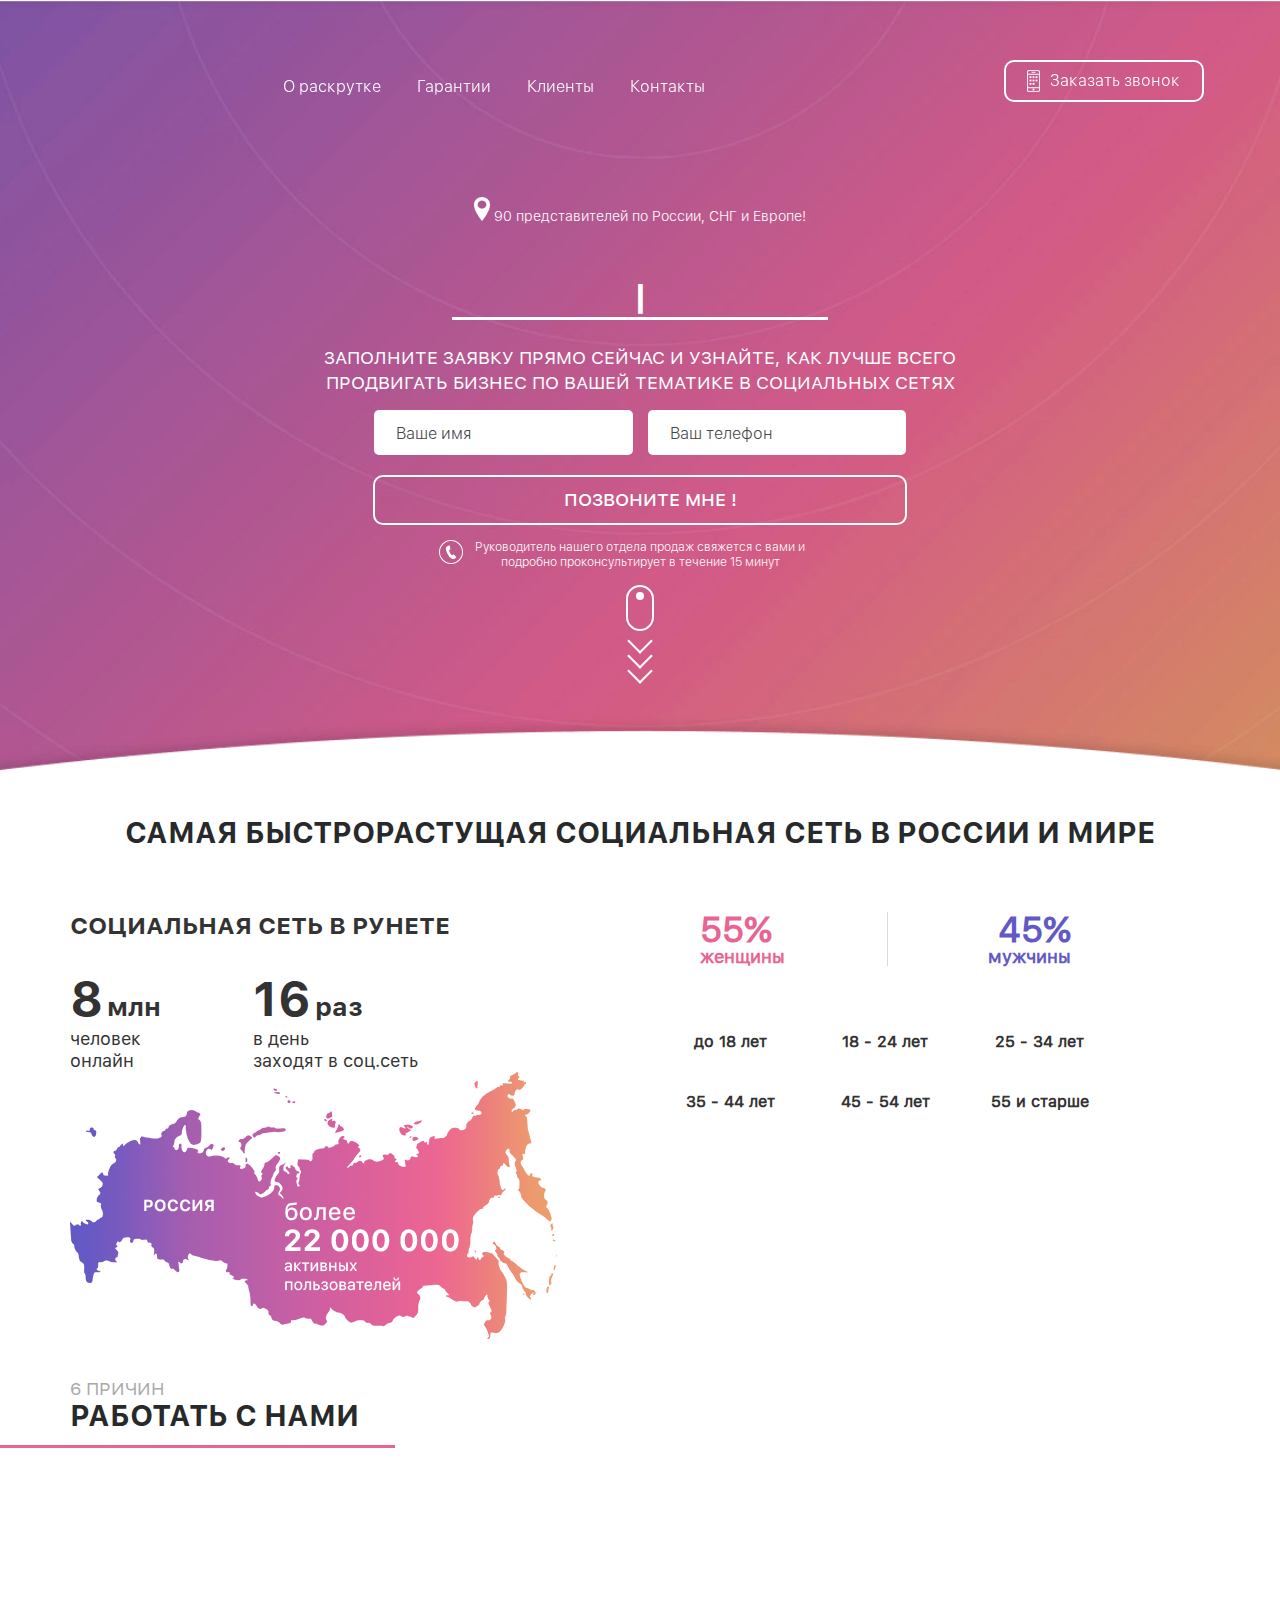
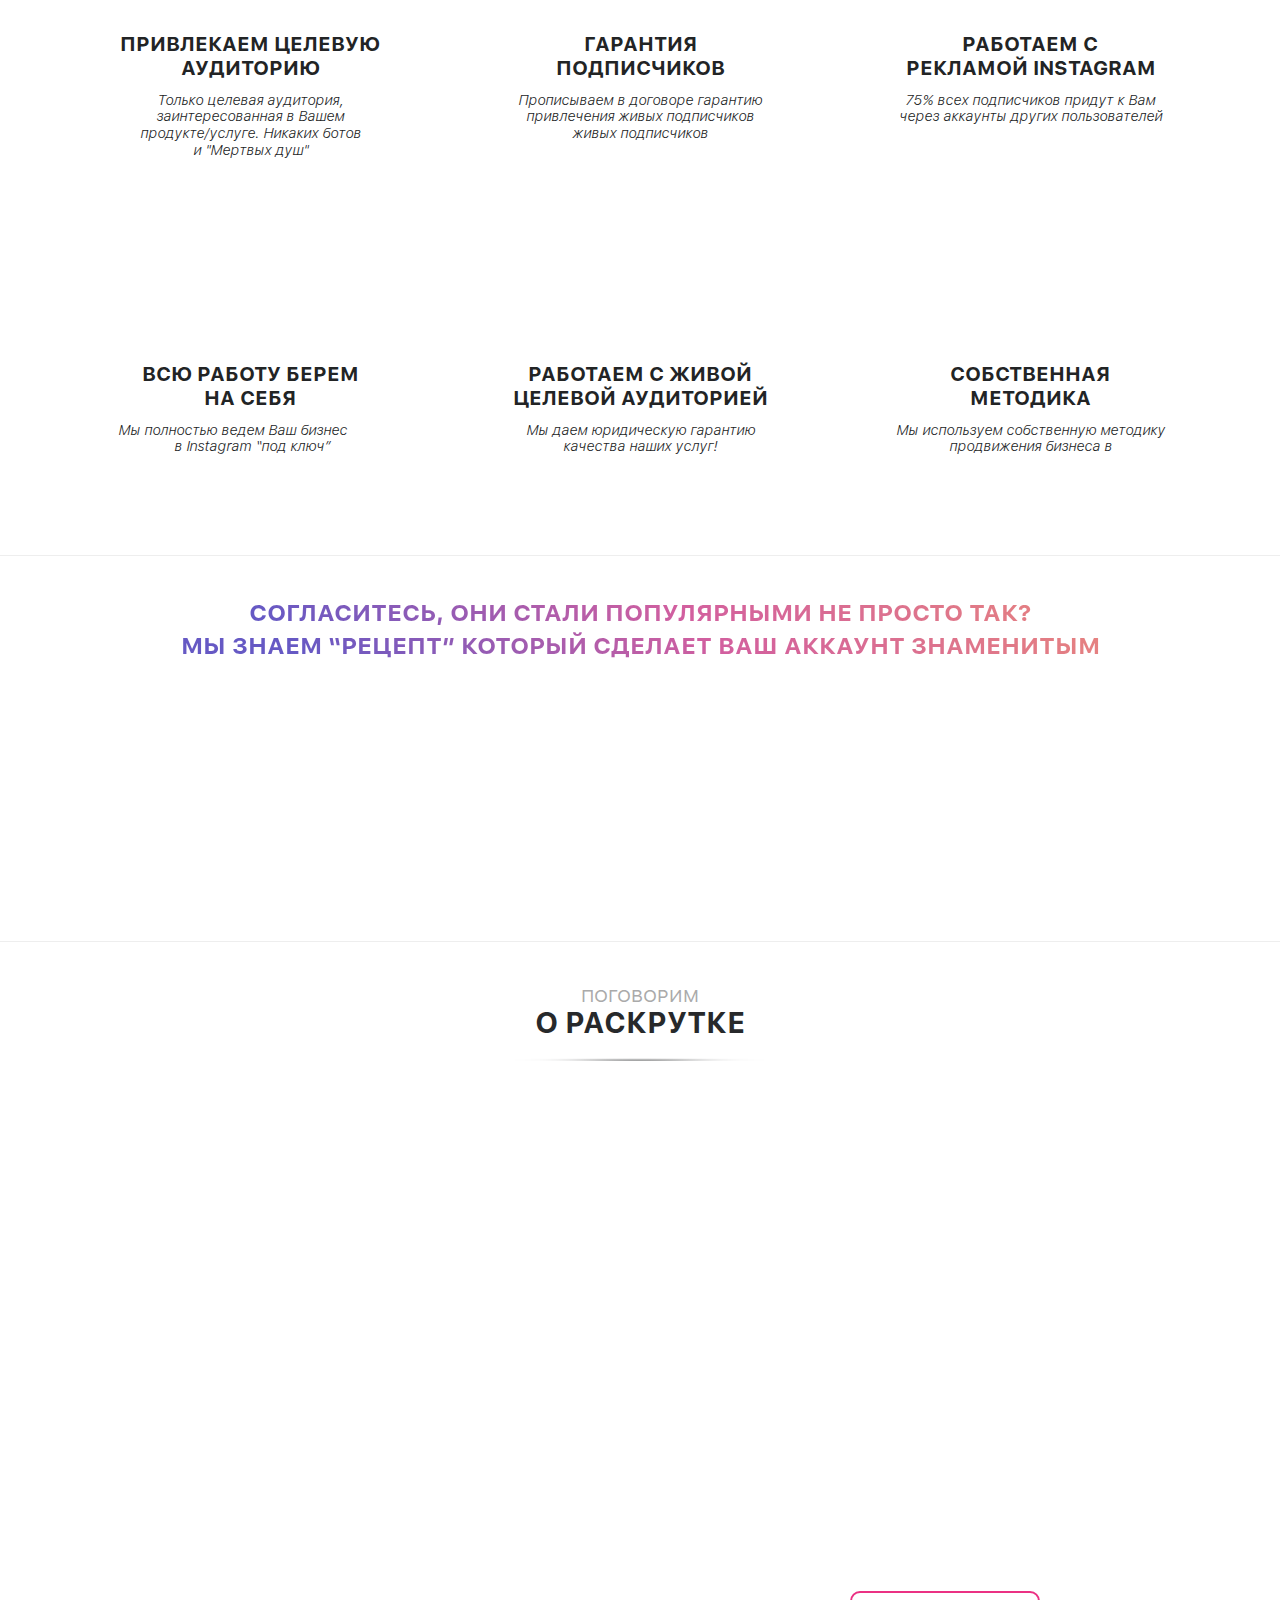
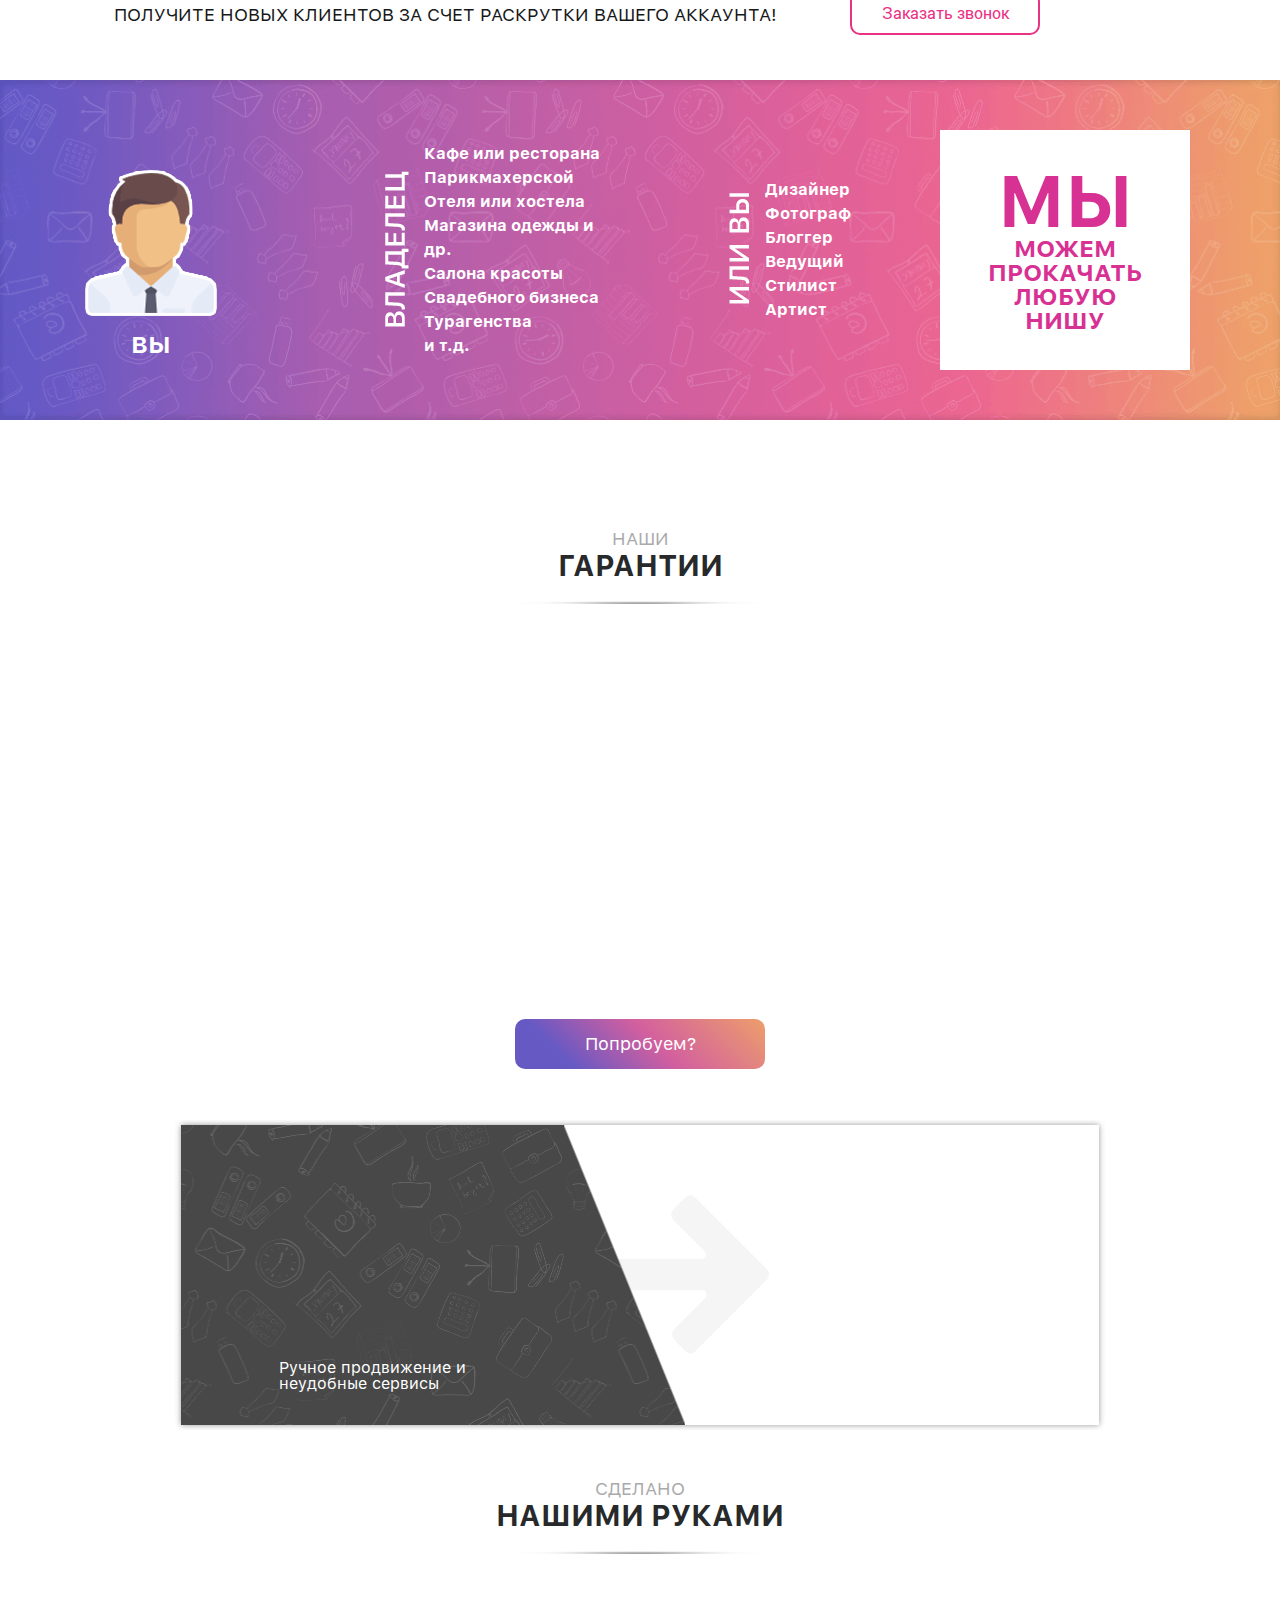
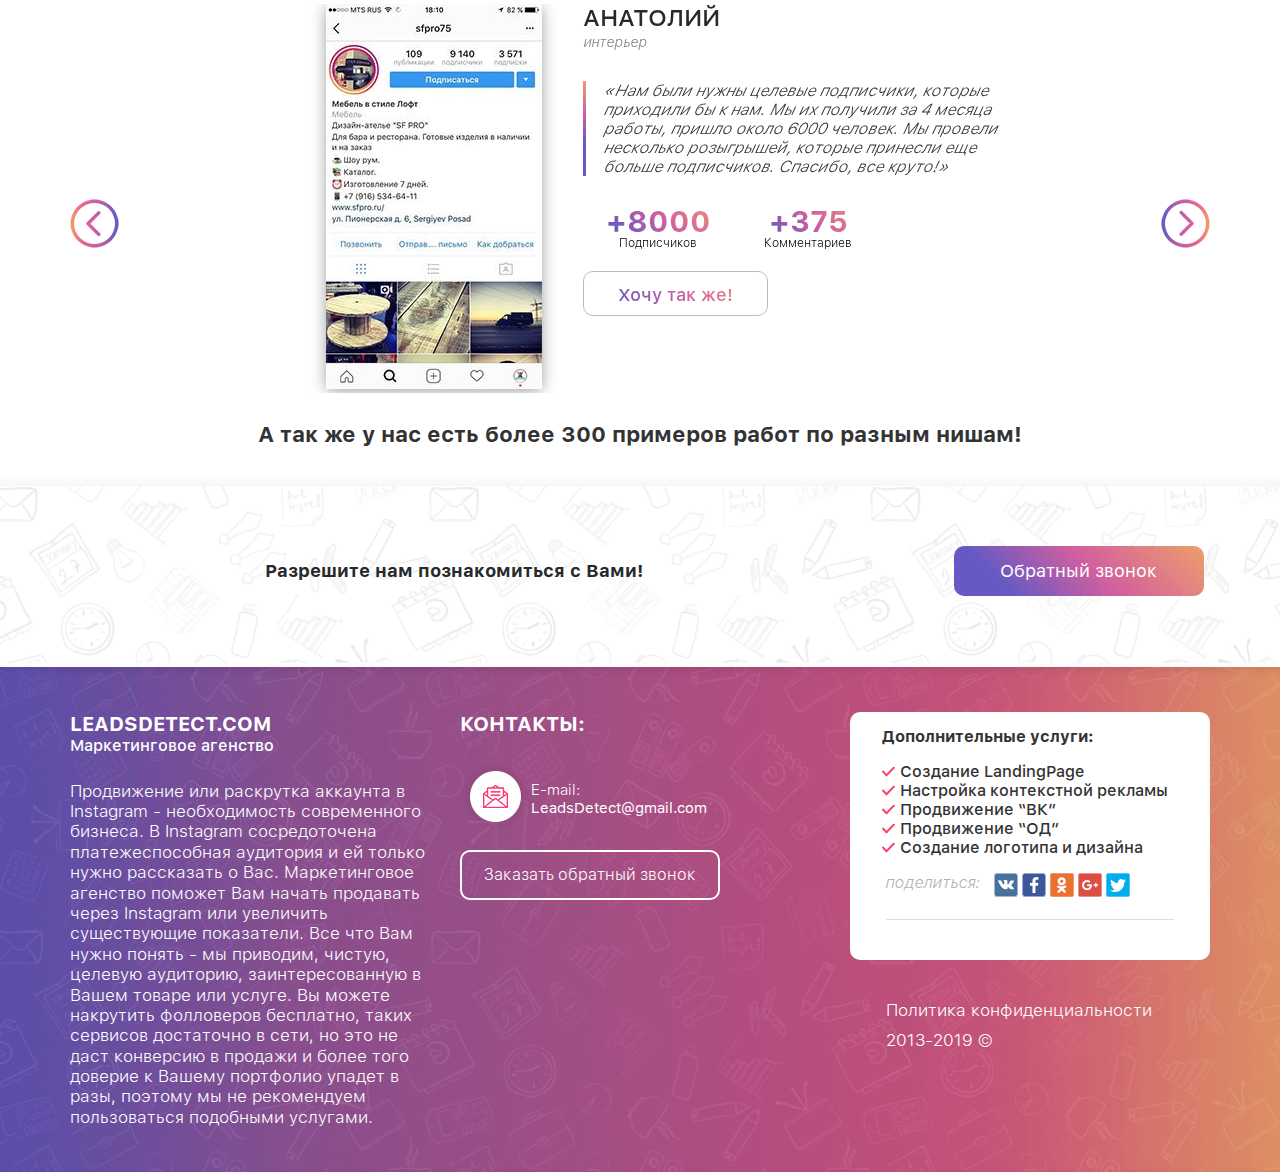
<file: index.html>
﻿<!DOCTYPE html>
<html lang="ru">
<head>
	<meta charset="utf-8">
	<title>ᐉ INSTAGRAM + FACEBOOK + ВКОНТАКТЕ Агентство | Реклама Инстаграм Аккаунта без Накрутки | Маркетинг Продвижение Москва. Рекламное Агентство Вконтакте, Facebook, Инстаграм в Москве, СПБ | Реклама и Маркетинг в Интернете для Продвижения Бизнеса.</title>
	<meta name="description" content="Качественная реклама бизнеса,продвижение в популярных социальных сетей">
 <meta name="keywords" content="Реклама,продвижение,facebook,социальные сети,создание сайтов">
	<meta http-equiv="X-UA-Compatible" content="IE=edge">
	<meta name="viewport" content="width=device-width, initial-scale=1.0">
	
	<!-- Yandex.Metrika counter -->
<script type="text/javascript" >
   (function(m,e,t,r,i,k,a){m[i]=m[i]||function(){(m[i].a=m[i].a||[]).push(arguments)
}
;
   m[i].l=1*new Date();k=e.createElement(t),a=e.getElementsByTagName(t)[0],k.async=1,k.src=r,a.parentNode.insertBefore(k,a)
}
)
   (window, document, "script", "https://mc.yandex.ru/metrika/tag.js", "ym");

   ym(51649025, "init", {
        id:51649025,
        clickmap:true,
        trackLinks:true,
        accurateTrackBounce:true,
        webvisor:true
   
}
);
</script>
<noscript><div><img src="https://mc.yandex.ru/watch/51649025" style="position:absolute; left:-9999px;" alt="" /></div></noscript>
<!-- /Yandex.Metrika counter -->

<!-- Global site tag (gtag.js) - Google Analytics -->
<script async src="https://www.googletagmanager.com/gtag/js?id=UA-115027442-5"></script>
<script>
  window.dataLayer = window.dataLayer || [];
  function gtag(){dataLayer.push(arguments);
}

  gtag('js', new Date());

  gtag('config', 'UA-115027442-5');
</script>
<!-- Facebook Pixel Code -->
<script>
  !function(f,b,e,v,n,t,s)
  {if(f.fbq)return;n=f.fbq=function(){n.callMethod?
  n.callMethod.apply(n,arguments):n.queue.push(arguments)};
  if(!f._fbq)f._fbq=n;n.push=n;n.loaded=!0;n.version='2.0';
  n.queue=[];t=b.createElement(e);t.async=!0;
  t.src=v;s=b.getElementsByTagName(e)[0];
  s.parentNode.insertBefore(t,s)}(window, document,'script',
  'https://connect.facebook.net/en_US/fbevents.js');
  fbq('init', '340563623338917');
  fbq('track', 'PageView');
</script>
<noscript><img height="1" width="1" style="display:none"
  src="https://www.facebook.com/tr?id=340563623338917&ev=PageView&noscript=1"
/></noscript>
<!-- End Facebook Pixel Code -->
</head>
<body>
	<header class="clearfix">
		<div class="top-line">
			<div class="container">
				<div class="row">
					<div class="col-md-2 col-sm-12">
						<a href="index-2.html" class="logo"><img src="img/logo.png" alt=""></a>
					</div>
					<div class="col-md-5 col-sm-12 hidden-xs">
						<nav class="top-mnu">
							<ul class="mnu">
								<li><a href="#oRas">О раскрутке</a></li>
								<li><a href="#gAr">Гарантии</a></li>
								<li><a href="#cLie">Клиенты</a></li>
								<li><a href="#cOnt">Контакты</a></li>
							</ul>
						</nav>
					</div>
					<button class="hamburger hidden-sm hidden-md hidden-lg">&#9776;</button>
					<button class="cross hidden-md hidden-lg">X</button> 
					<div class="menu">
						<ul class="mnu">
							<li><a href="#oRas">О раскрутке</a></li>
							<li><a href="#gAr">Гарантии</a></li>
							<li><a href="#cLie">Клиенты</a></li>
							<li><a href="#cOnt">Контакты</a></li>
						</ul>
					</div>
					<div class="col-md-5 col-sm-12 t_right">
						<div class="tel_text_1">
							<p class="phone"><a href="#"></a></p>
							<p class="phone_subtitle"></p>
						</div>
						<div class="tl-phone-box">
							<a href="#modal1" class="callback btn open_modal">
								<div class="phone-img"></div>
								<p>Заказать звонок</p>
							</a>
						</div>
					</div>
				</div>
			</div>
		</div>
		<div class="container">
			<div class="header-text">
			<p style="
    color: #fff;
    font-size: 14px;
    font-family: &quot;SFUIText-Light&quot;;
    line-height: 1.2;
    position: relative;
    margin-bottom: 50px;
">	<img src="img/pointer.png" alt="">&nbsp;90 представителей по России, СНГ и Европе!</p>	 
<div class="text">
<div class="text2">
 <div id="typed-strings">

<p>Продвижение в Инстаграм для<br> Вашего бизнеса.</p>
<p>Раскрутка и ведение группы<br> во Вконтакте.</p>
<p>Качественная реклама бизнеса <br> в Instagram.</p>
 
</div>
      <span id="typed" style="white-space:pre;"></span> 
</div>
</div>
<!--Печатающий текст-->
			<div class="line"></div>
				<p class="ht-title bounceIn wow">Заполните заявку прямо сейчас и узнайте, как лучше всего продвигать бизнес по вашей тематике в социальных сетях</p>

				<form method="post" action="https://gimbarr540.000webhostapp.com/instagram/sendform.php">
					<input type="hidden" name="tema" value="Заказ с сайта">
					<input type="text" placeholder="Ваше имя" name="name" required="">
					<input class="mask_phone" type="text" placeholder="Ваш телефон" name="phone" required="">
					<div class="clear"></div>
					<input type="submit" value="Позвоните мне !" class="submit">
				</form>
				<p class="ht-subtitle">Руководитель нашего отдела продаж свяжется с вами и подробно проконсультирует в течение 15 минут</p>
				<div class="mouse_btn hidden-xs">
					<div class="mouse">
						<div class="wheel"></div>
					</div>
					<div>
						<div class="m_scroll_arrows unu"></div>
						<div class="m_scroll_arrows doi"></div>
						<div class="m_scroll_arrows trei"></div>
					</div>
				</div>
			</div>
		</div>
	</header>

	<section class="progress">
		<div class="container">
			<h2>САМАЯ БЫСТРОРАСТУЩАЯ СОЦИАЛЬНАЯ СЕТЬ В РОССИИ И МИРЕ</h2>
			<div class="row">
				<div class="col-md-6">
					<h3>Социальная сеть в рунете</h3>
					<div class="left_text">
						<b>8</b>
						<span>млн</span>
						<p>человек<br> онлайн</p>
					</div>
					<div class="right_text">
						<b>16</b>
						<span>раз</span>
						<p>в день<br> заходят в соц.сеть</p>
					</div>
					<img src="img/map.png" alt="">
				</div>
				<div class="col-md-6" id="djjdhc_ff">
					<div class="box_1">
						<span>55%</span>
						<p>женщины</p>
					</div>
					<div class="box_2">
						<span>45%</span>
						<p>мужчины</p>
					</div>
					<div class="clear"></div>

					<div class="line_top">
						<div class="first circle circlec" data-size="110" data-thickness="15" data-value="0.20">
							<strong></strong>
							<span id="procent1">20</span><span id="simbol1">%</span>
							<p>до 18 лет</p>
						</div>
						<div class="second circle" data-size="110" data-thickness="15" data-value="0.33">
							<strong></strong>
							<span id="procent2">34</span><span id="simbol2">%</span>
							<p>18 - 24 лет</p>
						</div>

						<div class="third circle" data-size="110" data-thickness="15" data-value="0.33">
							<strong></strong>
							<span id="procent3">33</span><span id="simbol3">%</span>
							<p>25 - 34 лет</p>
						</div>
					</div>


					<div class="line_bot">
						<div class="forth circle circlec" data-size="110" data-thickness="15" data-value="0.08">
							<strong></strong>
							<span id="procent4">20</span><span id="simbol4">%</span>
							<p>35 - 44 лет</p>
						</div>

						<div class="fifth circle" data-size="110" data-thickness="15" data-value="0.20">
							<strong></strong>
							<span id="procent5">8</span><span id="simbol5">%</span>
							<p>45 - 54 лет</p>
						</div>

						<div class="six circle" data-size="110" data-thickness="15" data-value="0.01">
							<strong></strong>
							<span id="procent6">1</span><span id="simbol6">%</span>
							<p>55 и старше</p>
						</div>
					</div>

				</div>
			</div>
		</div>
	</section>

	<section class="advantages">
		<div class="container">
			<p class="subtitle">6 причин</p>
			<h2>Работать с нами</h2>
			<div class="hr"></div>
			<div class="advantages-underline "></div>
			<div class="row">

				<div class="col-md-4 col-sm-6">
					<div class="advantages_item">
						<div class="ai-img">
							<img src="img/advantages-icon-1.png" alt="" class="bounceIn wow">
						</div>
						<p class="ai-title">ПРИВЛЕКАЕМ ЦЕЛЕВУЮ <br>АУДИТОРИЮ</p>
						<p class="ai-text">Только целевая аудитория, заинтересованная в Вашем<br>продукте/услуге. Никаких ботов<br>и "Мертвых душ"</p>
					</div>
				</div>

				<div class="col-md-4 col-sm-6">
					<div class="advantages_item">
						<div class="ai-img">
							<img src="img/advantages-icon-2.png" alt="" class="bounceIn wow">
						</div>
						<p class="ai-title">ГАРАНТИЯ<br>ПОДПИСЧИКОВ</p>
						<p class="ai-text">Прописываем в договоре гарантию привлечения&nbsp;<span style="font-family: SFUIText-LightItalic; font-size: 14px; font-style: normal; font-variant-ligatures: normal; font-variant-caps: normal; font-weight: 400;">живых подписчиков</span><br> живых подписчиков</p>
					</div>
				</div>

				<div class="col-md-4 col-sm-6">
					<div class="advantages_item">
						<div class="ai-img">
							<img src="img/advantages-icon-3.png" alt="" class="bounceIn wow">
						</div>
						<p class="ai-title">Работаем с <br>рекламой Instagram</p>
						<p class="ai-text">75% всех подписчиков придут к Вам через аккаунты других пользователей</p>
					</div>
				</div>
				<div class="col-md-4 col-sm-6">
					<div class="advantages_item">
						<div class="ai-img">
							<img src="img/advantages-icon-4.png" alt="" class="bounceIn wow">
						</div>
						<p class="ai-title">Всю работу берем <br>на себя</p>
						<p class="ai-text">Мы полностью ведем  Ваш бизнес&nbsp; &nbsp; &nbsp; &nbsp; &nbsp; &nbsp;в Instagram “под ключ”</p>
					</div>
				</div>
				<div class="col-md-4 col-sm-6">
					<div class="advantages_item">
						<div class="ai-img">
							<img src="img/advantages-icon-5.png" alt="" class="bounceIn wow">
						</div>
						<p class="ai-title">Работаем с Живой<br>целевой аудиторией</p>
						<p class="ai-text">Мы даем юридическую гарантию качества наших услуг!</p>
					</div>
				</div>
				<div class="col-md-4 col-sm-6">
					<div class="advantages_item">
						<div class="ai-img">
							<img src="img/advantages-icon-6.png" alt="" class="bounceIn wow">
						</div>
						<p class="ai-title">собственная <br>методика</p>
						<p class="ai-text">Мы используем собственную методику продвижения бизнеса в<br></p>
					</div>
				</div>

			</div>
		</div>
	</section>

	<section class="stars">
		<div class="container">
			<div class="gradient"><h3>Согласитесь, они стали популярными не просто так?<br>мы знаем “рецепт” который сделает Ваш аккаунт знаменитым</h3></div>
			<div class="row">
				<div class="col-md-2 col-sm-4">
					<div class="stars-item bounceInUp wow">
						<img src="img/star-1.png" alt="">
						<p class="star-name">buzova86</p>
					</div>
				</div>

				<div class="col-md-2 col-sm-4">
					<div class="stars-item bounceInUp wow">
						<img src="img/star-2.png" alt="">
						<p class="star-name">borodylia</p>
					</div>
				</div>

				<div class="col-md-2 col-sm-4">
					<div class="stars-item bounceInUp wow">
						<img src="img/star-3.png" alt="">
						<p class="star-name">timatiofficial</p>
					</div>
				</div>

				<div class="col-md-2 col-sm-4">
					<div class="stars-item bounceInUp wow">
						<img src="img/star-4.png" alt="">
						<p class="star-name">viki_odintcova</p>
					</div>
				</div>

				<div class="col-md-2 col-sm-4">
					<div class="stars-item bounceInUp wow">
						<img src="img/star-5.png" alt="">
						<p class="star-name">amiran495</p>
					</div>
				</div>

				<div class="col-md-2 col-sm-4">
					<div class="stars-item bounceInUp wow">
						<img src="img/star-6.png" alt="">
						<p class="star-name">missalena.92</p>
					</div>
				</div>
			</div>
		</div>
	</section>

	<section class="spin-up">
		<div class="container">
			<p class="subtitle">Поговорим</p>
			<h2>О раскрутке</h2>
			<div class="spin-up-underline">
				<svg xmlns="http://www.w3.org/2000/svg" xmlns:xlink="http://www.w3.org/1999/xlink" width="249px" height="3px">
				<image x="0px" y="0px" width="249px" height="3px" xlink:href="[data-uri]"></image>
			</svg>
		</div>

		<div class="row" id="oRas">
			<div class="col-md-6 col-sm-6">
				<div class="black-promotion fadeInLeft wow">
					<p class="bp-title">Черная раскрутка</p>
					<p class="bp-subtitle">Вы пригнали ботов, заказали лайки и сели в<br>ожидании продаж</p>

					<p class="bp-title-2 bp-red">Минусы</p>
					<p class="pb-text">Вероятность бана (30-60%)</p>
					<p class="pb-text">Потерянные деньги</p>
					<p class="pb-text">Метод не работает</p>

					<p class="bp-title-2 bp-green pb-marg">Плюсы</p>
					<p class="pb-text">Их нет</p>
				</div>
			</div>

			<div class="col-md-6 col-sm-6">
				<div class="white-promotion fadeInRight wow">
					<p class="bp-title wp-black">Белая раскрутка</p>
					<p class="bp-subtitle wp-black">Привлечение живых подписчиков<br>от 3000 до 50000 человек в месяц!</p>

					<p class="bp-title-2 bp-green">Плюсы</p>
					<p class="pb-text wp-black">Вероятность бана отсутствует!</p>
					<p class="pb-text wp-black">Вы окупили свои вложения и заработали деньги!</p>
					<p class="pb-text wp-black">Метод работает!</p>

					<p class="bp-title-2 bp-red pb-marg">Минусы</p>
					<p class="pb-text wp-black">Их нет</p>
				</div>
			</div>
		</div>

		<div class="row">
			<div class="col-md-8">
				<div class="su-bottom-text"><p>Получите новых клиентов за счет раскрутки вашего аккаунта!</p></div>
			</div>

			<div class="col-md-4">
				<a href="#modal1" class="sp-btn open_modal">Заказать звонок</a>
			</div>
		</div>

	</div>
</section>

<section class="bleed">
	<div class="container">
		<div class="col-md-3">
			<div class="you-box">
				<img src="img/boss.png" alt="">
				<p class="you">Вы</p>
			</div>
		</div>

		<div class="col-md-3 col-sm-6">
			<div class="bleed-box">

				<div class="bb-title"><img src="img/vladel.png" alt=""></div>

				<div class="bb-list">
					<p class="bbl-text">Кафе или ресторана</p>
					<p class="bbl-text">Парикмахерской</p>
					<p class="bbl-text">Отеля или хостела</p>
					<p class="bbl-text">Магазина одежды и др.</p>
					<p class="bbl-text">Салона красоты</p>
					<p class="bbl-text">Свадебного бизнеса</p>
					<p class="bbl-text">Турагенства</p>
					<p class="bbl-text">и т.д.</p>
				</div>

			</div>
		</div>

		<div class="col-md-3 col-sm-6">
			<div class="bleed-box bb-wrap">

				<div class="bb-title"><img src="img/ilivi.png" alt=""></div>

				<div class="bb-list">
					<p class="bbl-text">Дизайнер</p>
					<p class="bbl-text">Фотограф</p>
					<p class="bbl-text">Блоггер</p>
					<p class="bbl-text">Ведущий</p>
					<p class="bbl-text">Стилист</p>
					<p class="bbl-text">Артист</p>
				</div>

			</div>
		</div>

		<div class="col-md-3 col-sm-12">

			<div class="bleed-white-box">
				<p class="bwb-title">мы</p>
				<p class="bwb-text">Можем<br>
					прокачать<br>
					любую<br>
					нишу</p>
				</div>

			</div>
		</div>
	</section>

	<section class="guarantees">
		<div class="container">
			<p class="subtitle">Наши</p>
			<h2>Гарантии</h2>
			<div class="spin-up-underline">
				<svg xmlns="http://www.w3.org/2000/svg" xmlns:xlink="http://www.w3.org/1999/xlink" width="249px" height="3px">
				<image x="0px" y="0px" width="249px" height="3px" xlink:href="[data-uri]"></image>
			</svg>
		</div>
		<div class="col-md-6 col-sm-6">
			<div class="guarantees-box pulse wow" id="gAr">
				<div class="gb-img">
					<img src="img/guarantees-1.png" alt="">
				</div>
				<div class="gb-text-box">
					<p class="gb-title">Реальные подписчики</p>
					<p class="gb-text">Никаких ботов и накруток. Мы напрямую заинтересованы в сотрудничестве</p>
				</div>
			</div>
		</div>

		<div class="col-md-6 col-sm-6">
			<div class="guarantees-box pulse wow">
				<div class="gb-img">
					<img src="img/goal.png" alt="">
				</div>
				<div class="gb-text-box">
					<p class="gb-title">Очевидный результат</p>
					<p class="gb-text">Прирост подписчиков будет составлять от&nbsp; &nbsp; &nbsp; &nbsp;3000 до 50000 человек в месяц!</p>
				</div>
			</div>
		</div>

		<div class="col-md-6 col-sm-6">
			<div class="guarantees-box pulse wow">
				<div class="gb-img">
					<img src="img/lightbulb-idea.png" alt="">
				</div>
				<div class="gb-text-box">
					<p class="gb-title">Качество продвижения</p>
					<p class="gb-text">Вы будете иметь дело с креативными перфекционистами. Этим все сказано</p>
				</div>
			</div>
		</div>

		<div class="col-md-6 col-sm-6">
			<div class="guarantees-box pulse wow">
				<div class="gb-img">
					<img src="img/security-on.png" alt="">
				</div>
				<div class="gb-text-box">
					<p class="gb-title">Безопасность</p>
					<p class="gb-text">Мы гарантируем Вам аккуратную работу с Вашим аккаунтом и данными</p>
				</div>
			</div>
		</div>

		<div class="col-md-6 col-sm-6">
			<div class="guarantees-box pulse wow">
				<div class="gb-img">
					<img src="img/customer-service.png" alt="">
				</div>
				<div class="gb-text-box">
					<p class="gb-title">Поддержка</p>
					<p class="gb-text">Вы всегда сможете рассчитывать на наш совет и помощь в SMM-продвжении</p>
				</div>
			</div>
		</div>

		<div class="col-md-6 col-sm-6">
			<div class="guarantees-box pulse wow">
				<div class="gb-img">
					<img src="img/icon%20(1).png" alt="">
				</div>
				<div class="gb-text-box">
					<p class="gb-title">Уникальность</p>
					<p class="gb-text">Мы не сторонники шаблонов и всегда находим рабочие идеи для самых разных ниш</p>
				</div>
			</div>
		</div>
		<div class="clear"></div>
		<a href="#modal1" class="guarantees-btn open_modal">Попробуем?</a>
	</div>
</section>

<section class="main-choise">
	<div class="container">

		<div class="choise-box">
			<div class="row no-gutters">

				<div class="col-md-5">
					<div class="cb-left">
						<div class="cb-top tada wow">
							<img src="img/run.png" alt="">
						</div>

						<div class="cb-bot">
							<p class="cbl-text">Ручное продвижение и<br>неудобные сервисы</p>
						</div>
					</div>

					<p class="w_left tada wow">Выбор</p>
				</div>

				<div class="col-md-7">
					<div class="cb-right">
						<span class="tada wow">За Вами</span>
						<div class="cb-top tada wow">
							<img src="img/sun-and-deck-chair.png" alt="">
						</div>

						<div class="cb-bot">
							<div class="cbr-text_r"><p></p></div>
						</div>

					</div>
				</div>

			</div>
		</div>
	</div>
</section>



	<section class="slider" id="cLie">
		<div class="container">
			<p class="subtitle">сделано</p>
			<h2>Нашими руками</h2>
			<div class="spin-up-underline">
				<svg xmlns="http://www.w3.org/2000/svg" xmlns:xlink="http://www.w3.org/1999/xlink" width="249px" height="3px">
				<image x="0px" y="0px" width="249px" height="3px" xlink:href="[data-uri]"></image>
			</svg>
		</div>
		<div class="row">
			<div class="col-md-12">
				<div class="bot_slider owl-carousel owl-theme">
					<!-- СЛАЙД -->
					<div class="bs_item">
						<div class="item_img">
							<img src="img/slider_item1.jpg" alt="">
						</div>
						<div class="bs_text">
							<h3>Анатолий</h3>
							<span class="bs_sumtitle">интерьер</span>
							<p class="reviews">«Нам были нужны целевые подписчики, которые<br> приходили бы к нам. Мы их получили за 4 месяца<br> работы, пришло около 6000 человек. Мы провели<br> несколько розыгрышей, которые принесли еще<br> больше подписчиков. Спасибо, все круто!»</p>
							<div class="num_box">
								<p class="num">+8000</p>
								<span>Подписчиков</span>
							</div>
							<div class="num_box">
								<p class="num">+375</p>
								<span>Комментариев</span>
							</div>
							<div class="clear"></div>
							<a href="#modal1" class="fsak f_bot zz open_modal">Хочу так же!</a>
						</div>
					</div>
					<!-- КОНЕЦ СЛАЙДА -->

					<!-- СЛАЙД -->
					<div class="bs_item">
						<div class="item_img">
							<img src="img/slider_item2.jpg" alt="">
						</div>
						<div class="bs_text">
							<h3>Дмитрий</h3>
							<span class="bs_sumtitle">тату мастер</span>
							<p class="reviews">«Долго искали компанию для продвижения в Инстаграм, выбирали, отсеивали по разным параметрам, и как то, совершенно случайно наткнулись на LeadsDetect.com. Менеджер нам все подробно объяснил, сделал бесплатный видео аудит, рассказал какой контент нужно наполнять в аккаунт чтобы увеличить активность. Далее мы решили попробовать поработать 1 месяц, и результатом остались довольны, учитывая что ниша у нас довольно конкурентная, за два месяца получилось привлечь более 6000 подписчиков. Советую!»</p>
							<div class="num_box">
								<p class="num">+6000</p>
								<span>Подписчиков</span>
							</div>
							<div class="num_box">
								<p class="num">+93</p>
								<span>Комментариев</span>
							</div>
							<div class="clear"></div>
							<a href="#modal1" class="fsak f_bot zz open_modal">Хочу так же!</a>
						</div>
					</div>
					<!-- КОНЕЦ СЛАЙДА -->

					<!-- СЛАЙД -->
					<div class="bs_item">
						<div class="item_img">
							<img src="img/slider_item3.jpg" alt="">
						</div>
						<div class="bs_text">
							<h3>Сергей</h3>
							<span class="bs_sumtitle">фотограф</span>
							<p class="reviews">«Пишу свой отзыв, потому что хочу порекомендовать компанию LeadsDetect.com как опытных специалистов, которые дадут вам результат. Всего 1.5 месяца назад в нашем аккаунте было чуть больше тысячи подписчиков, и спустя некоторое время, мы уже стоим на совершенно другом уровне. Сейчас я вижу какой результат нам дает Инстаграм, и понимаю что за ним будущее. Социальные сети - это сила. Рекомендую!)»</p>
							<div class="num_box">
								<p class="num">+7324</p>
								<span>Подписчиков</span>
							</div>
							<div class="num_box">
								<p class="num">+212</p>
								<span>Комментариев</span>
							</div>
							<div class="clear"></div>
							<a href="#modal1" class="fsak f_bot zz open_modal">Хочу так же!</a>
						</div>
					</div>
					<!-- КОНЕЦ СЛАЙДА -->

					<!-- СЛАЙД -->
					<div class="bs_item">
						<div class="item_img">
							<img src="img/slider_item4.jpg" alt="">
						</div>
						<div class="bs_text">
							<h3>Антон</h3>
							<span class="bs_sumtitle"></span>
							<p class="reviews">«Спасибо команде LeadsDetect.com за полноценную работу по аккаунту нашей компании. За месяц получилось добиться хороших результатов! Продвигаемся уже 4 месяца, и за это время получилось привлечь свыше 11 000 подписчиков. Иван постоянно был на связи, и решал любые вопросы. Советую!»</p>
							<div class="num_box">
								<p class="num">+11462</p>
								<span>Подписчиков</span>
							</div>
							<div class="clear"></div>
							<a href="#modal1" class="fsak f_bot zz open_modal">Хочу так же!</a>
						</div>
					</div>
					<!-- КОНЕЦ СЛАЙДА -->

					<!-- СЛАЙД -->
					<div class="bs_item">
						<div class="item_img">
							<img src="img/slider_item19.jpg" alt="">
						</div>
						<div class="bs_text">
							<h3>Екатерина</h3>
							<span class="bs_sumtitle">интернет-магазин женского белья</span>
							<p class="reviews">«Пару месяцев назад мы начали работу с компанией LeadsDetect.com по нашему аккаунту. Аккаунт у нас был с нуля, работа нам понравилась, постоянный онлайн, качество подписчиков (не смотря на то что 5% из всей аудитории была не совсем целевая). Все кто еще решается, начать продвижение или нет, я рекомендую не думать, а действовать. Всем мира и добра!»</p>
							<div class="num_box">
								<p class="num">+6741</p>
								<span>Подписчиков</span>
							</div>
							<div class="num_box">
								<p class="num">+152</p>
								<span>Комментариев</span>
							</div>
							<div class="clear"></div>
							<a href="#modal1" class="fsak f_bot zz open_modal">Хочу так же!</a>
						</div>
					</div>
					<!-- КОНЕЦ СЛАЙДА -->

					<!-- СЛАЙД -->
					<div class="bs_item">
						<div class="item_img">
							<img src="img/slider_item20.jpg" alt="">
						</div>
						<div class="bs_text">
							<h3>Мадина</h3>
							<span class="bs_sumtitle">личный блог</span>
							<p class="reviews">«Оставлю свой отзыв здесь, потому что команда LeadsDetect.com справилась со своей работой. В процессе работы мы вышли на большое количество подписчиков, и раскрутили мой блог. Если в цифрах: более 8 000 подписчиков всего за 1 месяц! Думаю это очень достойный результат! В ближайшее время будем заказывать комплекс услуг и завоёвывать еще большую аудиторию в Инстаграм! Спасибо!»</p>
							<div class="num_box">
								<p class="num">+8832</p>
								<span>Подписчиков</span>
							</div>
							<div class="num_box">
								<p class="num">+181</p>
								<span>Комментариев</span>
							</div>
							<div class="clear"></div>
							<a href="#modal1" class="fsak f_bot zz open_modal">Хочу так же!</a>
						</div>
					</div>
					<!-- КОНЕЦ СЛАЙДА -->

					<!-- СЛАЙД -->
					<div class="bs_item">
						<div class="item_img">
							<img src="img/slider_item8.jpg" alt="">
						</div>
						<div class="bs_text">
							<h3>Алекс</h3>
							<span class="bs_sumtitle">артист</span>
							<p class="reviews">«Работаем с компанией LeadsDetect.com. Рекомендую всем данных специалистов. Качественное продвижение и не нарушение сроков, я считаю это главным критерием. С уважением, Алекс Малиновский.»</p>
							<div class="num_box">
								<p class="num">+35847</p>
								<span>Подписчиков</span>
							</div>
							<div class="num_box">
								<p class="num">+1283</p>
								<span>Комментариев</span>
							</div>
							<div class="clear"></div>
							<a href="#modal1" class="fsak f_bot zz open_modal">Хочу так же!</a>
						</div>
					</div>
					<!-- КОНЕЦ СЛАЙДА -->
                    
                    
                    
					<!-- СЛАЙД -->
					<div class="bs_item">
						<div class="item_img">
							<!-- ФОТО -->
							<img src="img/slider_item9.jpg" alt="image">
							<!-- КОНЕЦ ФОТО -->
						</div>
						<div class="bs_text">
							<!-- ИМЯ -->
							<h3>Елена</h3>
							<!-- КОНЕЦ ИМЕНИ -->
							<!-- ЗАНЯТОСТЬ -->
							<span class="bs_sumtitle">повар</span>
							<!-- КОНЕЦ ЗАНЯТОСТИ -->
							<!-- ОТЗЫВ -->
							<p class="reviews">«Давно я искала компанию на которую можно положиться. Наконец, появились те кто делает мне продажи. Спасибо.»</p>
							<!--КОНЕЦ ОТЗЫВА -->
							<div class="num_box">
								<!-- КОЛИЧЕСТВО ПОДПИСЧИКОВ -->
								<p class="num">+3989</p>
								<!-- КОНЕЦ КОЛИЧЕСТВО ПОДПИСЧИКОВ -->
								<span>Подписчиков</span>
							</div>
							<div class="num_box">
								<!-- КОЛИЧЕСТВО КОММЕНТАРИЕВ -->
								<p class="num">+124</p>
								<!-- КОНЕЦ КОЛИЧЕСТВА КОММЕНТАРИЕВ -->
								<span>Комментариев</span>
							</div>
							<div class="clear"></div>
							<a href="#modal1" class="fsak f_bot zz open_modal">Хочу так же!</a>
						</div>
					</div>
					<!-- КОНЕЦ СЛАЙДА -->

					<!-- СЛАЙД -->
					<div class="bs_item">
						<div class="item_img">
							<!-- ФОТО -->
							<img src="img/slider_item10.jpg" alt="image">
							<!-- КОНЕЦ ФОТО -->
						</div>
						<div class="bs_text">
							<!-- ИМЯ -->
							<h3>Оля</h3>
							<!-- КОНЕЦ ИМЕНИ -->
							<!-- ЗАНЯТОСТЬ -->
							<span class="bs_sumtitle">директор</span>
							<!-- КОНЕЦ ЗАНЯТОСТИ -->
							<!-- ОТЗЫВ -->
							<p class="reviews">«Мы очень довольны что нашли компанию, которая удовлетворяет все наши потребности. Постоянная поддежка, качество продвижения, мы остались очень довольны и работаем дальше.»</p>
							<!--КОНЕЦ ОТЗЫВА -->
							<div class="num_box">
								<!-- КОЛИЧЕСТВО ПОДПИСЧИКОВ -->
								<p class="num">+4155</p>
								<!-- КОНЕЦ КОЛИЧЕСТВО ПОДПИСЧИКОВ -->
								<span>Подписчиков</span>
							</div>
							<div class="num_box">
								<!-- КОЛИЧЕСТВО КОММЕНТАРИЕВ -->
								<p class="num">+89</p>
								<!-- КОНЕЦ КОЛИЧЕСТВА КОММЕНТАРИЕВ -->
								<span>Комментариев</span>
							</div>
							<div class="clear"></div>
							<a href="#modal1" class="fsak f_bot zz open_modal">Хочу так же!</a>
						</div>
					</div>
					<!-- КОНЕЦ СЛАЙДА -->

					<!-- СЛАЙД -->
					<div class="bs_item">
						<div class="item_img">
							<!-- ФОТО -->
							<img src="img/slider_item24.jpg" alt="image">
							<!-- КОНЕЦ ФОТО -->
						</div>
						<div class="bs_text">
							<!-- ИМЯ -->
							<h3>Михаил</h3>
							<!-- КОНЕЦ ИМЕНИ -->
							<!-- ЗАНЯТОСТЬ -->
							<span class="bs_sumtitle">директор</span>
							<!-- КОНЕЦ ЗАНЯТОСТИ -->
							<!-- ОТЗЫВ -->
							<p class="reviews">«Компания LeadsDetect.com справилась со всеми нашими задачами. Сделано было всё в срок, поддержка на хорошем уровне. Цены очень приемлимые на рынке, я бы даже сказала очень низкие. Советую!»</p>
							<!--КОНЕЦ ОТЗЫВА -->
							<div class="num_box">
								<!-- КОЛИЧЕСТВО ПОДПИСЧИКОВ -->
								<p class="num">+5941</p>
								<!-- КОНЕЦ КОЛИЧЕСТВО ПОДПИСЧИКОВ -->
								<span>Подписчиков</span>
							</div>
							<div class="num_box">
								<!-- КОЛИЧЕСТВО КОММЕНТАРИЕВ -->
								<p class="num">+78</p>
								<!-- КОНЕЦ КОЛИЧЕСТВА КОММЕНТАРИЕВ -->
								<span>Комментариев</span>
							</div>
							<div class="clear"></div>
							<a href="#modal1" class="fsak f_bot zz open_modal">Хочу так же!</a>
						</div>
					</div>
					<!-- КОНЕЦ СЛАЙДА -->

					<!-- СЛАЙД -->
					<div class="bs_item">
						<div class="item_img">
							<!-- ФОТО -->
							<img src="img/slider_item12.jpg" alt="image">
							<!-- КОНЕЦ ФОТО -->
						</div>
						<div class="bs_text">
							<!-- ИМЯ -->
							<h3>Светлана</h3>
							<!-- КОНЕЦ ИМЕНИ -->
							<!-- ЗАНЯТОСТЬ -->
							<span class="bs_sumtitle">директор</span>
							<!-- КОНЕЦ ЗАНЯТОСТИ -->
							<!-- ОТЗЫВ -->
							<p class="reviews">«Ребята справились с задачей. Все что было указано в договоре они выполнили! Единственное, жаль что в выходные поддержка не полный рабочи день. Спасибо за отличную работу! Рекомендую!»</p>
							<!--КОНЕЦ ОТЗЫВА -->
							<div class="num_box">
								<!-- КОЛИЧЕСТВО ПОДПИСЧИКОВ -->
								<p class="num">+2745</p>
								<!-- КОНЕЦ КОЛИЧЕСТВО ПОДПИСЧИКОВ -->
								<span>Подписчиков</span>
							</div>
							<div class="num_box">
								<!-- КОЛИЧЕСТВО КОММЕНТАРИЕВ -->
								<p class="num">+79</p>
								<!-- КОНЕЦ КОЛИЧЕСТВА КОММЕНТАРИЕВ -->
								<span>Комментариев</span>
							</div>
							<div class="clear"></div>
							<a href="#modal1" class="fsak f_bot zz open_modal">Хочу так же!</a>
						</div>
					</div>
					<!-- КОНЕЦ СЛАЙДА -->

					<!-- СЛАЙД -->
					<div class="bs_item">
						<div class="item_img">
							<!-- ФОТО -->
							<img src="img/slider_item13.jpg" alt="image">
							<!-- КОНЕЦ ФОТО -->
						</div>
						<div class="bs_text">
							<!-- ИМЯ -->
							<h3>Наталья</h3>
							<!-- КОНЕЦ ИМЕНИ -->
							<!-- ЗАНЯТОСТЬ -->
							<span class="bs_sumtitle">директор</span>
							<!-- КОНЕЦ ЗАНЯТОСТИ -->
							<!-- ОТЗЫВ -->
							<p class="reviews">«Спасибо команде LeadsDetect.com за выполненную работу! Во время продвижения была постоянная поддежка, подсказки, оповещения о действиях со стороны менеджера, предоставление статистики по аккаунту. Советую всем!»</p>
							<!--КОНЕЦ ОТЗЫВА -->
							<div class="num_box">
								<!-- КОЛИЧЕСТВО ПОДПИСЧИКОВ -->
								<p class="num">+4047</p>
								<!-- КОНЕЦ КОЛИЧЕСТВО ПОДПИСЧИКОВ -->
								<span>Подписчиков</span>
							</div>
							<div class="num_box">
								<!-- КОЛИЧЕСТВО КОММЕНТАРИЕВ -->
								<p class="num">+126</p>
								<!-- КОНЕЦ КОЛИЧЕСТВА КОММЕНТАРИЕВ -->
								<span>Комментариев</span>
							</div>
							<div class="clear"></div>
							<a href="#modal1" class="fsak f_bot zz open_modal">Хочу так же!</a>
						</div>
					</div>
					<!-- КОНЕЦ СЛАЙДА -->

					<!-- СЛАЙД -->
					<div class="bs_item">
						<div class="item_img">
							<!-- ФОТО -->
							<img src="img/slider_item22.jpg" alt="image">
							<!-- КОНЕЦ ФОТО -->
						</div>
						<div class="bs_text">
							<!-- ИМЯ -->
							<h3>Александр</h3>
							<!-- КОНЕЦ ИМЕНИ -->
							<!-- ЗАНЯТОСТЬ -->
							<span class="bs_sumtitle">личный блог</span>
							<!-- КОНЕЦ ЗАНЯТОСТИ -->
							<!-- ОТЗЫВ -->
							<p class="reviews">«Каждый раз я покупаю рекламу в разных источниках, но чтобы все было на столько прозрачно как здесь, мы еще нигде не видели. Конкретная статистика по аккаунту, количество переходов, реклама сделана вся во время. Все это даёт понять что команда LeadsDetect.com - настоящие профессионалы. Спасибо за работу.»</p>
							<!--КОНЕЦ ОТЗЫВА -->
							<div class="num_box">
								<!-- КОЛИЧЕСТВО ПОДПИСЧИКОВ -->
								<p class="num">+12 300</p>
								<!-- КОНЕЦ КОЛИЧЕСТВО ПОДПИСЧИКОВ -->
								<span>Подписчиков</span>
							</div>
							<div class="num_box">
								<!-- КОЛИЧЕСТВО КОММЕНТАРИЕВ -->
								<p class="num">+248</p>
								<!-- КОНЕЦ КОЛИЧЕСТВА КОММЕНТАРИЕВ -->
								<span>Комментариев</span>
							</div>
							<div class="clear"></div>
							<a href="#modal1" class="fsak f_bot zz open_modal">Хочу так же!</a>
						</div>
					</div>
					<!-- КОНЕЦ СЛАЙДА -->

					<!-- СЛАЙД -->
					<div class="bs_item">
						<div class="item_img">
							<!-- ФОТО -->
							<img src="img/slider_item15.jpg" alt="image">
							<!-- КОНЕЦ ФОТО -->
						</div>
						<div class="bs_text">
							<!-- ИМЯ -->
							<h3>Надежда</h3>
							<!-- КОНЕЦ ИМЕНИ -->
							<!-- ЗАНЯТОСТЬ -->
							<span class="bs_sumtitle">директор</span>
							<!-- КОНЕЦ ЗАНЯТОСТИ -->
							<!-- ОТЗЫВ -->
							<p class="reviews">«Доверила компании LeadsDetect.com свой инстаграм , сначала долго решалась, а будет ли результат или деньги на ветер. Все таки решила отдать страничку в руки профессионала, почти уже пол года Иван работает с моим инст, я довольна , а еще мне нравится, что я всегда получаю ответы на свои вопросы! Спасибо!))))»</p>
							<!--КОНЕЦ ОТЗЫВА -->
							<div class="num_box">
								<!-- КОЛИЧЕСТВО ПОДПИСЧИКОВ -->
								<p class="num">+5981</p>
								<!-- КОНЕЦ КОЛИЧЕСТВО ПОДПИСЧИКОВ -->
								<span>Подписчиков</span>
							</div>
							<div class="num_box">
								<!-- КОЛИЧЕСТВО КОММЕНТАРИЕВ -->
								<p class="num">+129</p>
								<!-- КОНЕЦ КОЛИЧЕСТВА КОММЕНТАРИЕВ -->
								<span>Комментариев</span>
							</div>
							<div class="clear"></div>
							<a href="#modal1" class="fsak f_bot zz open_modal">Хочу так же!</a>
						</div>
					</div>
					<!-- КОНЕЦ СЛАЙДА -->

					<!-- СЛАЙД -->
					<div class="bs_item">
						<div class="item_img">
							<!-- ФОТО -->
							<img src="img/slider_item25.jpg" alt="image">
							<!-- КОНЕЦ ФОТО -->
						</div>
						<div class="bs_text">
							<!-- ИМЯ -->
							<h3>Анастасия</h3>
							<!-- КОНЕЦ ИМЕНИ -->
							<!-- ЗАНЯТОСТЬ -->
							<span class="bs_sumtitle">фотограф</span>
							<!-- КОНЕЦ ЗАНЯТОСТИ -->
							<!-- ОТЗЫВ -->
							<p class="reviews">«У нас получилась слаженная работа с компанией LeadsDetect.com. Всё было выполнено в поставленные сроки, качественно, по приемлемой цене. ЧАсто заказывая дешево, ожидаешь что, что-то пойдет не так как нужно, но в случае с этой компанией всё иначе. Низкая цена и качество - такое бывает. Мы работаем всего 1 месяц, и я очень рада сотруничеству! Советую!»</p>
							<!--КОНЕЦ ОТЗЫВА -->
							<div class="num_box">
								<!-- КОЛИЧЕСТВО ПОДПИСЧИКОВ -->
								<p class="num">+2871</p>
								<!-- КОНЕЦ КОЛИЧЕСТВО ПОДПИСЧИКОВ -->
								<span>Подписчиков</span>
							</div>
							<div class="num_box">
								<!-- КОЛИЧЕСТВО КОММЕНТАРИЕВ -->
								<p class="num">+98</p>
								<!-- КОНЕЦ КОЛИЧЕСТВА КОММЕНТАРИЕВ -->
								<span>Комментариев</span>
							</div>
							<div class="clear"></div>
							<a href="#modal1" class="fsak f_bot zz open_modal">Хочу так же!</a>
						</div>
					</div>
					<!-- КОНЕЦ СЛАЙДА -->

					<!-- СЛАЙД -->
					<div class="bs_item">
						<div class="item_img">
							<!-- ФОТО -->
							<img src="img/slider_item26.jpg" alt="image">
							<!-- КОНЕЦ ФОТО -->
						</div>
						<div class="bs_text">
							<!-- ИМЯ -->
							<h3>Денис</h3>
							<!-- КОНЕЦ ИМЕНИ -->
							<!-- ЗАНЯТОСТЬ -->
							<span class="bs_sumtitle">блогер</span>
							<!-- КОНЕЦ ЗАНЯТОСТИ -->
							<!-- ОТЗЫВ -->
							<p class="reviews">«Работали с компанией insta-face несколько месяцев! Дали профессиональные рекомендации по ведению аккаунта, помоги разработать стиль аккаунта и обработать фотографии. Отдельно хочется отметить количество подписчиков и отбор целевой аудитории.»</p>
							<!--КОНЕЦ ОТЗЫВА -->
							<div class="num_box">
								<!-- КОЛИЧЕСТВО ПОДПИСЧИКОВ -->
								<p class="num">+5389</p>
								<!-- КОНЕЦ КОЛИЧЕСТВО ПОДПИСЧИКОВ -->
								<span>Подписчиков</span>
							</div>
							<div class="num_box">
								<!-- КОЛИЧЕСТВО КОММЕНТАРИЕВ -->
								<p class="num">+86</p>
								<!-- КОНЕЦ КОЛИЧЕСТВА КОММЕНТАРИЕВ -->
								<span>Комментариев</span>
							</div>
							<div class="clear"></div>
							<a href="#modal1" class="fsak f_bot zz open_modal">Хочу так же!</a>
						</div>
					</div>
					<!-- КОНЕЦ СЛАЙДА -->
                    
                    

				</div>
			</div>
		</div>
		<div class="niche_title">А так же у нас есть более 300 примеров работ по разным нишам!</div>
	</div>
</section>


<section class="footer-contacts">
	<div class="container">
		<div class="row">
			<div class="col-md-2 col-sm-12">
				<a href="index-2.html" class="logo" id="cOnt"><img src="img/logo2.png" alt=""></a>
			</div>

			<div class="col-md-5 col-sm-6">
				<p>Разрешите нам познакомиться с Вами!</p>
			</div>

			<div class="col-md-2 col-sm-6">
				<p class="friends"><a href="#"></a></p>
			</div>

			<div class="col-md-3 col-sm-12">
				<a href="#modal1" class="guarantees-btn open_modal">Обратный звонок</a>

			</div>
		</div>
	</div>
</section>


<section class="footer">
	<div class="container">
		<div class="row">
			<div class="col-md-4">
				<h4>LeadsDetect.com</h4>
				<span class="f_txt">Маркетинговое агенство</span>
				<p class="f_txt">
					Продвижение или раскрутка аккаунта в Instagram - необходимость современного бизнеса. В Instagram сосредоточена платежеспособная аудитория и ей  только нужно рассказать о Вас. Маркетинговое агенство поможет Вам начать продавать через Instagram или увеличить существующие показатели.
					Все что Вам нужно понять - мы  приводим, чистую, целевую аудиторию, заинтересованную в Вашем товаре или услуге. Вы можете накрутить фолловеров бесплатно, таких сервисов достаточно в сети, но это не даст конверсию в продажи и более того доверие к Вашему портфолио упадет в разы, поэтому мы не рекомендуем пользоваться подобными услугами.
				</p>
			</div>
			<div class="col-md-4 col-sm-6 center">
				<h4>Контакты:</h4>
				<div class="box_1">
					<img src="img/mail.png" alt="image">
					<p>E-mail:</p>
					<span>LeadsDetect@gmail.com </span>
				</div>
				<div class="clear"></div>
				<!--<div class="box_1">
					<img src="img\skype.png" alt="image">
					<p>Skype:</p>
					<span>stepan90s</span>
				</div>-->
				<div class="clear"></div>
				<a href="#modal1" class="btn h-btn open_modal">Заказать обратный звонок</a>
			</div>
			<div class="col-md-4 col-sm-6">
				<div class="box_2">
					<h5>Дополнительные услуги:</h5>
					<ul>
						<li>Создание LandingPage</li>
						<li>Настройка контекстной рекламы</li>
						<li>Продвижение “ВК”</li>
						<li>Продвижение “ОД”</li>
						<li>Создание логотипа и дизайна</li>
					</ul>
					<span>поделиться:</span>
					<a href="#">
						<img src="img/logo_vk.png" alt="image">
					</a>
					<a href="#">
						<img src="img/fb.png" alt="image">
					</a>
					<a href="#">
						<img src="img/ok.png" alt="image">
					</a>
					<a href="#">
						<img src="img/g.png" alt="image">
					</a>
					<a href="#">
						<img src="img/twi.png" alt="image">
					</a>
					<div class="footer_hr"></div>
				</div>
				<p class="footer_bot_t"><br>
				</p>
					<p class="footer_bot_t"><a href="#privacy_policy" class="open_modal">Политика конфиденциальности</a></p>
					<p class="footer_bot_t">2013-2019 ©</p>
				</div>
			</div>
		</div>
	</section>
	<div id="scrollup"></div>
	<div id="modal1" class="modal_div">
		<span class="modal_close"><svg xmlns="http://www.w3.org/2000/svg" xmlns:xlink="http://www.w3.org/1999/xlink" width="14px" height="14px">
			<path fill-rule="evenodd" fill="rgb(255, 255, 255)" d="M9.014,7.224 C8.886,7.096 8.886,6.904 9.014,6.776 L13.808,1.982 C13.936,1.854 14.000,1.662 14.000,1.534 C14.000,1.406 13.936,1.215 13.808,1.087 L12.913,0.192 C12.785,0.064 12.594,-0.000 12.466,-0.000 C12.274,-0.000 12.146,0.064 12.018,0.192 L7.224,4.986 C7.096,5.114 6.904,5.114 6.776,4.986 L1.982,0.192 C1.854,0.064 1.662,-0.000 1.534,-0.000 C1.406,-0.000 1.215,0.064 1.087,0.192 L0.192,1.087 C0.064,1.215 -0.000,1.406 -0.000,1.534 C-0.000,1.662 0.064,1.854 0.192,1.982 L4.986,6.776 C5.114,6.904 5.114,7.096 4.986,7.224 L0.192,12.018 C0.064,12.146 -0.000,12.338 -0.000,12.466 C-0.000,12.594 0.064,12.785 0.192,12.913 L1.087,13.808 C1.215,13.936 1.406,14.000 1.534,14.000 C1.662,14.000 1.854,13.936 1.982,13.808 L6.776,9.014 C6.904,8.886 7.096,8.886 7.224,9.014 L12.018,13.808 C12.146,13.936 12.338,14.000 12.466,14.000 C12.594,14.000 12.785,13.936 12.913,13.808 L13.808,12.913 C13.936,12.785 14.000,12.594 14.000,12.466 C14.000,12.338 13.936,12.146 13.808,12.018 L9.014,7.224 Z"></path>
		</svg>
	</span>
	<div class="subtitle2"><p>Остался последний шаг<br>Внимание! После отправки заявки<br>Ваш аккаунт круто изменится</p></div>
	<form method="post" action="https://gimbarr540.000webhostapp.com/instagram/sendform.php" id="callback-form" class="popu_form" action="#">
	<input type="hidden" name="tema" value="Заказ с сайта">
		<input type="text" name="name" placeholder="Имя" required="">
		<input type="text" name="phone" placeholder="Телефон" id="phone" required="">
		<input type="submit" class="form_btn" value="Оставить заявку">
		<div class="agreement">
			<input type="checkbox" checked="checked" class="checkbox" id="checkbox_form_hidden">
			<label for="checkbox_form_hidden" class="checkbox_label"></label>
			<p>Нажимая кнопку «Отправить», я даю свое согласие на <a href="personal-data.html" target="_blank">обработку моих персональных данных</a>, в соответствии с Федеральным законом от 27.07.2006 года №152-ФЗ «О персональных данных», на условиях и для целей, определенных в Согласии на обработку персональных данных</p>
		</div>
	</form>
	<div class="subtitle3">*Мы не передаем ваши данные 3-им лицам</div>
</div>
<div id="overlay"></div><!-- Пoдлoжкa, oднa нa всю стрaницу -->
	<!--[if lt IE 9]>
	<script src="libs/html5shiv/es5-shim.min.js"></script>
	<script src="libs/html5shiv/html5shiv.min.js"></script>
	<script src="libs/html5shiv/html5shiv-printshiv.min.js"></script>
	<script src="libs/respond/respond.min.js"></script>
	<![endif]-->
	<link rel="shortcut icon" href="img/favicon.png">
	<link rel="stylesheet" href="libs/font-awesome-4.2.0/css/font-awesome.min.css">
	<link rel="stylesheet" href="libs/fancybox/jquery.fancybox.css">
	<link rel="stylesheet" href="libs/owl-carousel/owl.carousel.min.css">
	<link rel="stylesheet" href="libs/countdown/jquery.countdown.css">
	<link rel="stylesheet" href="css/main.css">

	<script src="ajax.googleapis.com/ajax/libs/jquery/3.1.0/jquery.min.js"></script>
	<script src="libs/jquery-mousewheel/jquery.mousewheel.min.js"></script>
	<script src="libs/fancybox/jquery.fancybox.pack.js"></script>
	<script src="libs/waypoints/waypoints-1.6.2.min.js"></script>
	<script src="libs/scrollto/jquery.scrollTo.min.js"></script>
	<script src="libs/owl-carousel/owl.carousel.min.js"></script>
	<script src="libs/countdown/jquery.plugin.js"></script>
	<script src="libs/countdown/jquery.countdown.min.js"></script>
	<script src="libs/countdown/jquery.countdown-ru.js"></script>
	<script src="libs/landing-nav/navigation.js"></script>
	<script src="js/mask.js" type="text/javascript"></script>
	<script src="js/classie.js"></script>
	<script src="js/wow.min.js"></script>
	<script>new WOW().init();</script>
	<script src="js/common.js"></script>
	<script src="js/headhesive.min.js"></script>
	<script src="js/typed.min.js"></script>
    	<script src="js/demos.js"></script>
    	<script src="js/jquery.validate.min.js"></script>
    	<script src="js/placeholder.js"></script>
    	<script src="js/popup.js"></script>
	<!---->
	<script src="js/circle-progress.js"></script>
 <script src="examples.js"></script>
	<!-- menu -->
	<script>
		$( ".cross" ).hide();
		$( ".menu" ).hide();
		$( ".hamburger" ).click(function() {
			$( ".menu" ).slideToggle( "slow", function() {
				$( ".hamburger" ).hide();
				$( ".cross" ).show();
			
}
);
		
}
);

		$( ".cross" ).click(function() {
			$( ".menu" ).slideToggle( "slow", function() {
				$( ".cross" ).hide();
				$( ".hamburger" ).show();
			
}
);
		
}
);
	</script>

	<!-- tab -->
	<script>
		$(".tabs_item .wrapper .tab").click(function() {
			$(".tabs_item .wrapper .tab").removeClass("active").eq($(this).index()).addClass("active");
			$(".tabs_item .tab_item").hide().eq($(this).index()).fadeIn()
		
}
).eq(0).addClass("active");
	</script>
	
	<script type="text/javascript">
		jQuery(function($){
			$("#phone").mask("+7 (999) 999-9999");
		
}
);
	</script>

	<script type="text/javascript">
  var top_show = 150; // В каком положении полосы прокрутки начинать показ кнопки "Наверх"
  var delay = 1000; // Задержка прокрутки
  $(document).ready(function() {
    $(window).scroll(function () { // При прокрутке попадаем в эту функцию
    	/* В зависимости от положения полосы прокрукти и значения top_show, скрываем или открываем кнопку "Наверх" */
    	if ($(this).scrollTop() > top_show) $('#scrollup').fadeIn();
    	else $('#scrollup').fadeOut();
    
}
);
    $('#scrollup').click(function () { // При клике по кнопке "Наверх" попадаем в эту функцию
    	/* Плавная прокрутка наверх */
    	$('body, html').animate({
    		scrollTop: 0
    	
}
, delay);
    
}
);
  
}
);
</script>

</body>

</html>
</file>
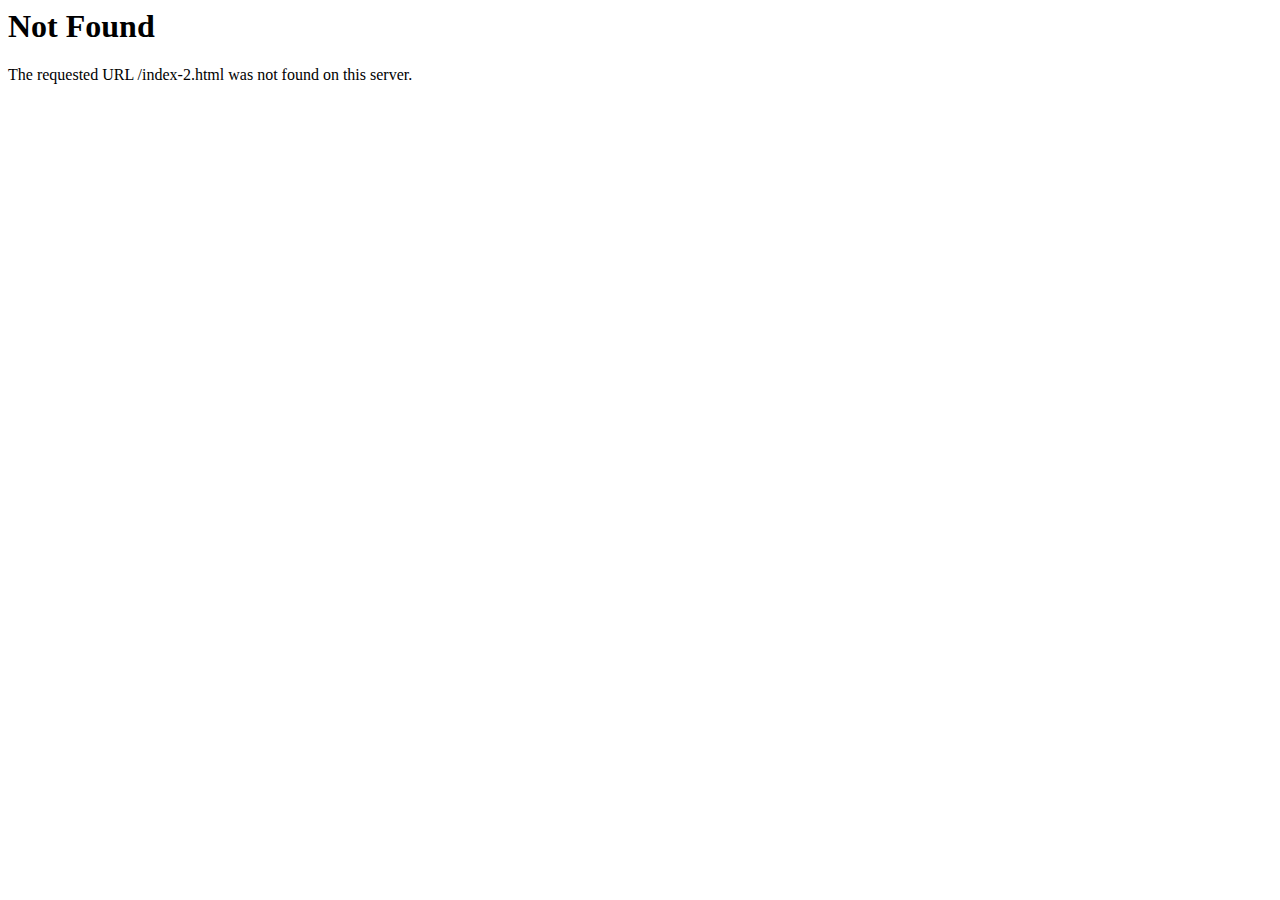
<file: index-2.html>
<!DOCTYPE HTML PUBLIC "-//IETF//DTD HTML 2.0//EN">
<html><head>
<title>404 Not Found</title>
</head><body>
<h1>Not Found</h1>
<p>The requested URL /index-2.html was not found on this server.</p>
</body></html>
</file>
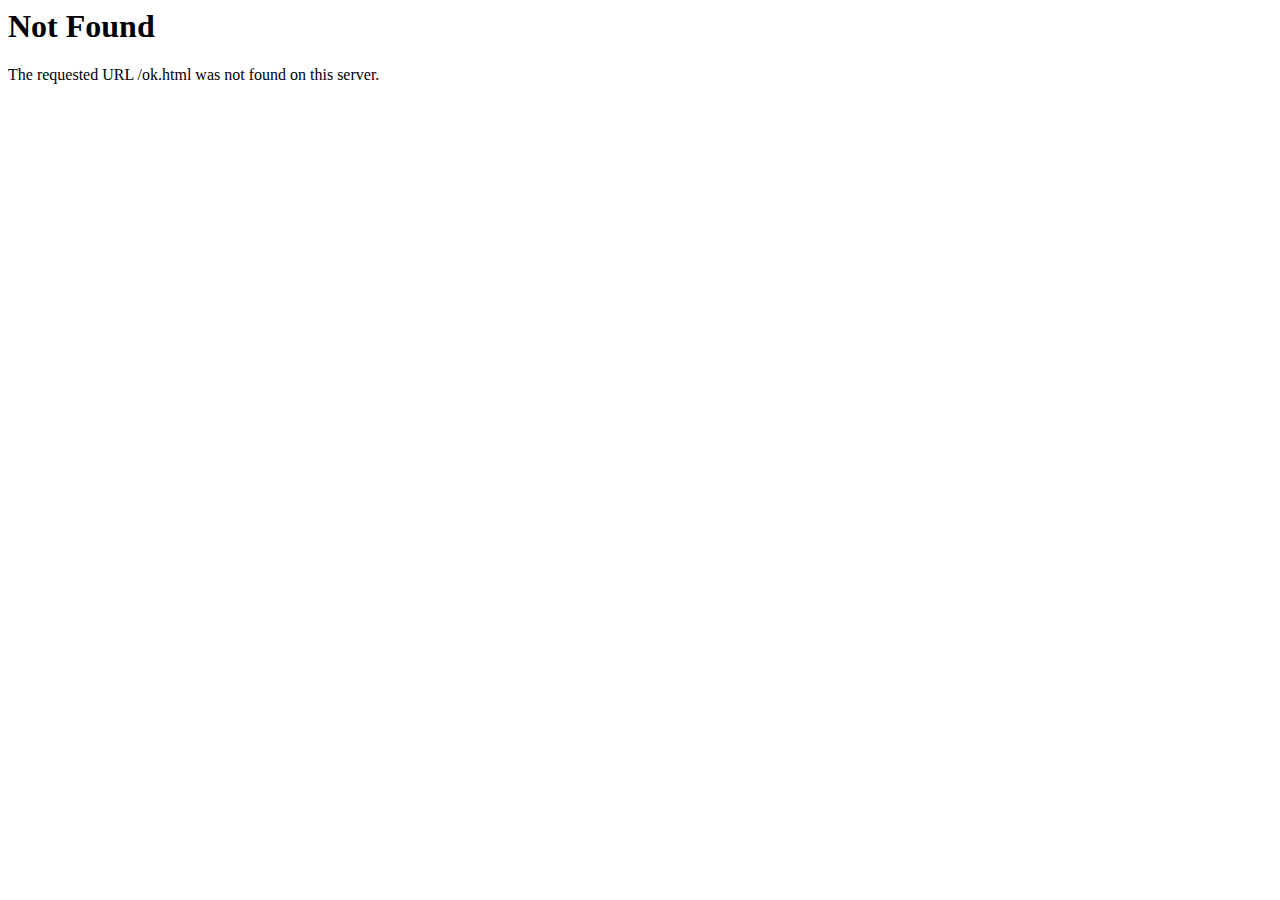
<file: ok.html>
<!DOCTYPE HTML PUBLIC "-//IETF//DTD HTML 2.0//EN">
<html><head>
<title>404 Not Found</title>
</head><body>
<h1>Not Found</h1>
<p>The requested URL /ok.html was not found on this server.</p>
</body></html>
</file>
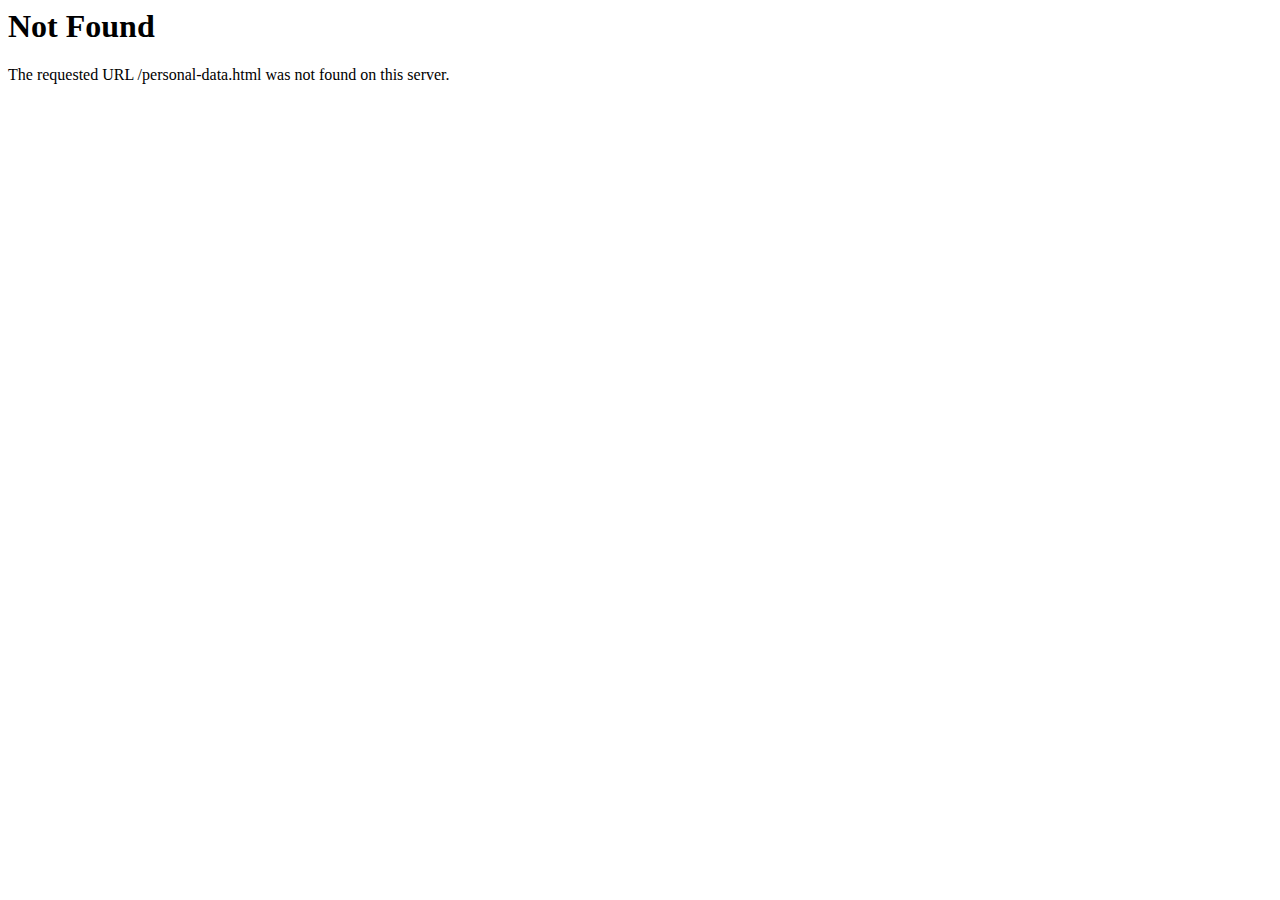
<file: personal-data.html>
<!DOCTYPE HTML PUBLIC "-//IETF//DTD HTML 2.0//EN">
<html><head>
<title>404 Not Found</title>
</head><body>
<h1>Not Found</h1>
<p>The requested URL /personal-data.html was not found on this server.</p>
</body></html>
</file>
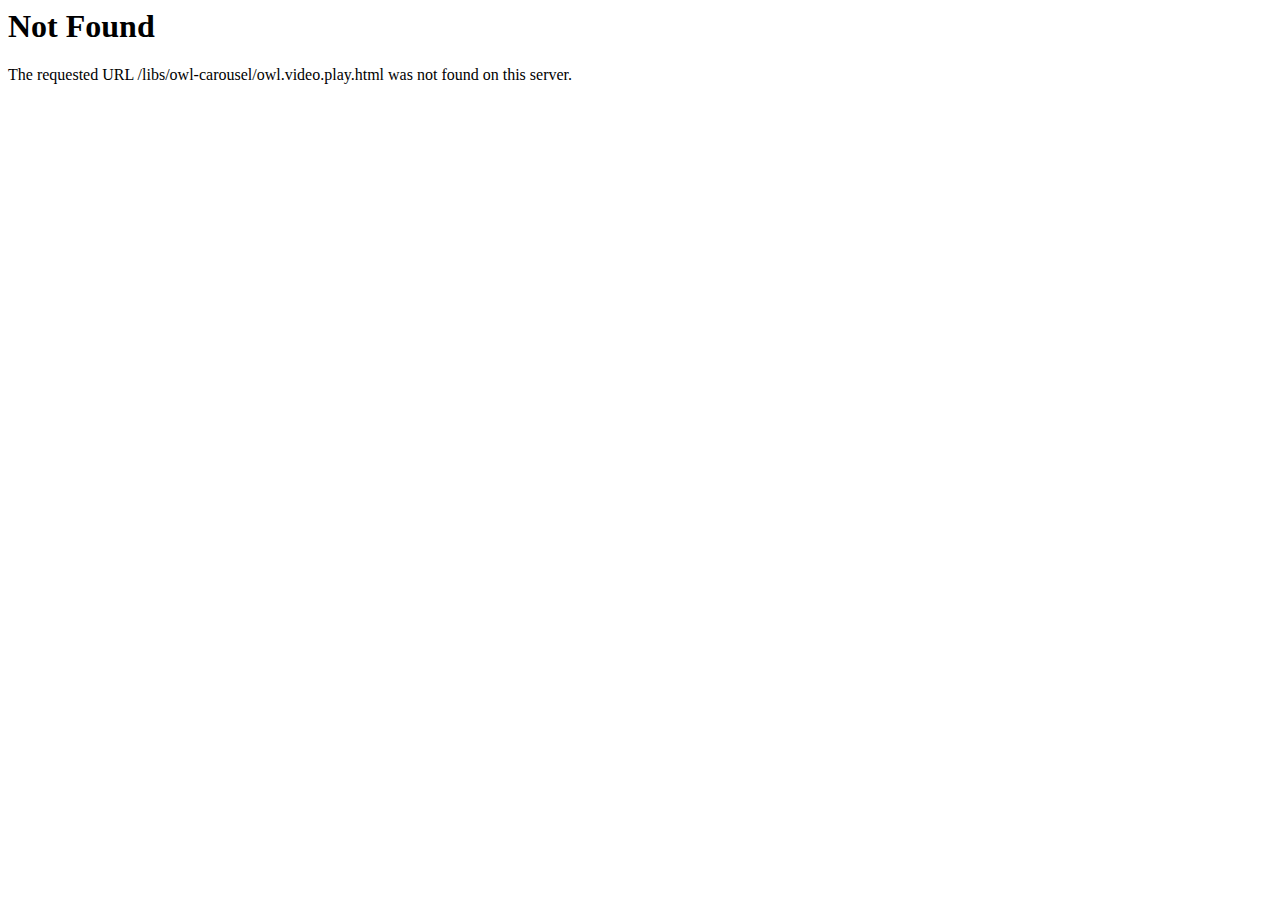
<file: libs/owl-carousel/owl.video.play.html>
<!DOCTYPE HTML PUBLIC "-//IETF//DTD HTML 2.0//EN">
<html><head>
<title>404 Not Found</title>
</head><body>
<h1>Not Found</h1>
<p>The requested URL /libs/owl-carousel/owl.video.play.html was not found on this server.</p>
</body></html>
</file>
<file: css/main.css>
﻿@font-face {font-family: "RobotoRegular";
src: url("../fonts/RobotoRegular/RobotoRegular.hxd");
src: url("../fonts/RobotoRegular/RobotoRegulard41d.hxd")format("embedded-opentype"), url("../fonts/RobotoRegular/RobotoRegular-1.hxd") format("woff"), url("../fonts/RobotoRegular/RobotoRegular-2.hxd") format("truetype");
font-style: normal;
font-weight: normal}@font-face {font-family: "RobotoLight";
src: url("../fonts/RobotoLight/RobotoLight.hxd");
src: url("../fonts/RobotoLight/RobotoLightd41d.hxd")format("embedded-opentype"), url("../fonts/RobotoLight/RobotoLight-1.hxd") format("woff"), url("../fonts/RobotoLight/RobotoLight-2.hxd") format("truetype");
font-style: normal;
font-weight: normal}@font-face {font-family: "RobotoMedium";
src: url("../fonts/RobotoMedium/RobotoMedium.hxd");
src: url("../fonts/RobotoMedium/RobotoMediumd41d.hxd")format("embedded-opentype"), url("../fonts/RobotoMedium/RobotoMedium-1.hxd") format("woff"), url("../fonts/RobotoMedium/RobotoMedium-2.hxd") format("truetype");
font-style: normal;
font-weight: normal}@font-face {font-family: "RobotoBold";
src: url("../fonts/RobotoBold/RobotoBold.hxd");
src: url("../fonts/RobotoBold/RobotoBoldd41d.hxd")format("embedded-opentype"), url("../fonts/RobotoBold/RobotoBold-1.hxd") format("woff"), url("../fonts/RobotoBold/RobotoBold-2.hxd") format("truetype");
font-style: normal;
font-weight: normal}@font-face {font-family: "SFUIText-Light";
src: url("../fonts/SFUIText-Light/SFUIText-Light.hxd");
font-style: normal;
font-weight: normal}@font-face {font-family: "SFUIText-Bold";
src: url("../fonts/SFUIText-Bold/SFUIText-Bold.hxd");
font-style: normal;
font-weight: normal}@font-face {font-family: "SFUIText-Regular";
src: url("../fonts/SFUIText-Regular/SFUIText-Regular.hxd");
font-style: normal;
font-weight: normal}@font-face {font-family: "SFUIText-LightItalic";
src: url("../fonts/SFUIText-LightItalic/SFUIText-LightItalic.hxd");
font-style: normal;
font-weight: normal}@font-face {font-family: "SFUIText-Medium";
src: url("../fonts/SFUIText-Medium/SFUIText-Medium.hxd");
font-style: normal;
font-weight: normal}html {font-family: sans-serif;
-ms-text-size-adjust: 100%;
-webkit-text-size-adjust: 100%}.box_1 span>a {color: blue;
}.tel_text_1>p.phone>a {color: #ffffff;
}p.friends>a {color: #27292b;
}body {margin: 0}article, aside, details, figcaption, figure, footer, header, hgroup, main, menu, nav, section, summary {display: block}audio, canvas, progress, video {display: inline-block;
vertical-align: baseline}audio:not([controls]) {display: none;
height: 0}[hidden], template {display: none}a {background-color: transparent}a:active, a:hover {outline: 0}abbr[title] {border-bottom: 1px dotted}b, strong {font-weight: bold}dfn {font-style: italic}h1 {font-size: 2em;
margin: 0.67em 0}mark {background: #ff0;
color: #000}small {font-size: 80%}sub, sup {font-size: 75%;
line-height: 0;
position: relative;
vertical-align: baseline}sup {top: -0.5em}sub {bottom: -0.25em}img {border: 0}svg:not(:root) {overflow: hidden}figure {margin: 1em 40px}hr {-moz-box-sizing: content-box;
-webkit-box-sizing: content-box;
box-sizing: content-box;
height: 0}pre {overflow: auto}code, kbd, pre, samp {font-family: monospace, monospace;
font-size: 1em}button, input, optgroup, select, textarea {color: inherit;
font: inherit;
margin: 0}button {overflow: visible}button, select {text-transform: none}button, html input[type="button"], input[type="reset"], input[type="submit"] {-webkit-appearance: button;
cursor: pointer}button[disabled], html input[disabled] {cursor: default}button::-moz-focus-inner, input::-moz-focus-inner {border: 0;
padding: 0}input {line-height: normal}input[type="checkbox"], input[type="radio"] {-webkit-box-sizing: border-box;
-moz-box-sizing: border-box;
box-sizing: border-box;
padding: 0}input[type="number"]::-webkit-inner-spin-button, input[type="number"]::-webkit-outer-spin-button {height: auto}input[type="search"] {-webkit-appearance: textfield;
-moz-box-sizing: content-box;
-webkit-box-sizing: content-box;
box-sizing: content-box}input[type="search"]::-webkit-search-cancel-button, input[type="search"]::-webkit-search-decoration {-webkit-appearance: none}fieldset {border: 1px solid #c0c0c0;
margin: 0 2px;
padding: 0.35em 0.625em 0.75em}legend {border: 0;
padding: 0}textarea {overflow: auto}optgroup {font-weight: bold}table {border-collapse: collapse;
border-spacing: 0}td, th {padding: 0}* {-webkit-box-sizing: border-box;
-moz-box-sizing: border-box;
box-sizing: border-box}*:before, *:after {-webkit-box-sizing: border-box;
-moz-box-sizing: border-box;
box-sizing: border-box}html {font-size: 10px;
-webkit-tap-highlight-color: rgba(0, 0, 0, 0)}body {font-family: "Helvetica Neue", Helvetica, Arial, sans-serif;
font-size: 14px;
line-height: 1.42857143;
color: #333;
background-color: #fff}input, button, select, textarea {font-family: inherit;
font-size: inherit;
line-height: inherit}a {color: #337ab7;
text-decoration: none}a:focus {outline: thin dotted;
outline: 5px auto -webkit-focus-ring-color;
outline-offset: -2px}figure {margin: 0}img {vertical-align: middle}.img-responsive {display: block;
max-width: 100%;
height: auto}.img-rounded {border-radius: 6px}.img-thumbnail {padding: 4px;
line-height: 1.42857143;
background-color: #fff;
border: 1px solid #ddd;
border-radius: 4px;
-webkit-transition: all .2s ease-in-out;
-o-transition: all .2s ease-in-out;
transition: all .2s ease-in-out;
display: inline-block;
max-width: 100%;
height: auto}.img-circle {border-radius: 50%}hr {margin-top: 20px;
margin-bottom: 20px;
border: 0;
border-top: 1px solid #eee}.sr-only {position: absolute;
width: 1px;
height: 1px;
margin: -1px;
padding: 0;
overflow: hidden;
clip: rect(0, 0, 0, 0);
border: 0}.sr-only-focusable:active, .sr-only-focusable:focus {position: static;
width: auto;
height: auto;
margin: 0;
overflow: visible;
clip: auto}.container {margin-right: auto;
margin-left: auto;
padding-left: 15px;
padding-right: 15px}@media (min-width:768px) {.container {width: 750px}}@media (min-width:992px) {.container {width: 970px}}@media (min-width:1200px) {.container {width: 1170px}}.container-fluid {margin-right: auto;
margin-left: auto;
padding-left: 15px;
padding-right: 15px}.row {margin-left: -15px;
margin-right: -15px}.col-xs-1, .col-sm-1, .col-md-1, .col-lg-1, .col-xs-2, .col-sm-2, .col-md-2, .col-lg-2, .col-xs-3, .col-sm-3, .col-md-3, .col-lg-3, .col-xs-4, .col-sm-4, .col-md-4, .col-lg-4, .col-xs-5, .col-sm-5, .col-md-5, .col-lg-5, .col-xs-6, .col-sm-6, .col-md-6, .col-lg-6, .col-xs-7, .col-sm-7, .col-md-7, .col-lg-7, .col-xs-8, .col-sm-8, .col-md-8, .col-lg-8, .col-xs-9, .col-sm-9, .col-md-9, .col-lg-9, .col-xs-10, .col-sm-10, .col-md-10, .col-lg-10, .col-xs-11, .col-sm-11, .col-md-11, .col-lg-11, .col-xs-12, .col-sm-12, .col-md-12, .col-lg-12 {position: relative;
min-height: 1px;
padding-left: 15px;
padding-right: 15px}.col-xs-1, .col-xs-2, .col-xs-3, .col-xs-4, .col-xs-5, .col-xs-6, .col-xs-7, .col-xs-8, .col-xs-9, .col-xs-10, .col-xs-11, .col-xs-12 {float: left}.col-xs-12 {width: 100%}.col-xs-11 {width: 91.66666667%}.col-xs-10 {width: 83.33333333%}.col-xs-9 {width: 75%}.col-xs-8 {width: 66.66666667%}.col-xs-7 {width: 58.33333333%}.col-xs-6 {width: 50%}.col-xs-5 {width: 41.66666667%}.col-xs-4 {width: 33.33333333%}.col-xs-3 {width: 25%}.col-xs-2 {width: 16.66666667%}.col-xs-1 {width: 8.33333333%}.col-xs-pull-12 {right: 100%}.col-xs-pull-11 {right: 91.66666667%}.col-xs-pull-10 {right: 83.33333333%}.col-xs-pull-9 {right: 75%}.col-xs-pull-8 {right: 66.66666667%}.col-xs-pull-7 {right: 58.33333333%}.col-xs-pull-6 {right: 50%}.col-xs-pull-5 {right: 41.66666667%}.col-xs-pull-4 {right: 33.33333333%}.col-xs-pull-3 {right: 25%}.col-xs-pull-2 {right: 16.66666667%}.col-xs-pull-1 {right: 8.33333333%}.col-xs-pull-0 {right: auto}.col-xs-push-12 {left: 100%}.col-xs-push-11 {left: 91.66666667%}.col-xs-push-10 {left: 83.33333333%}.col-xs-push-9 {left: 75%}.col-xs-push-8 {left: 66.66666667%}.col-xs-push-7 {left: 58.33333333%}.col-xs-push-6 {left: 50%}.col-xs-push-5 {left: 41.66666667%}.col-xs-push-4 {left: 33.33333333%}.col-xs-push-3 {left: 25%}.col-xs-push-2 {left: 16.66666667%}.col-xs-push-1 {left: 8.33333333%}.col-xs-push-0 {left: auto}.col-xs-offset-12 {margin-left: 100%}.col-xs-offset-11 {margin-left: 91.66666667%}.col-xs-offset-10 {margin-left: 83.33333333%}.col-xs-offset-9 {margin-left: 75%}.col-xs-offset-8 {margin-left: 66.66666667%}.col-xs-offset-7 {margin-left: 58.33333333%}.col-xs-offset-6 {margin-left: 50%}.col-xs-offset-5 {margin-left: 41.66666667%}.col-xs-offset-4 {margin-left: 33.33333333%}.col-xs-offset-3 {margin-left: 25%}.col-xs-offset-2 {margin-left: 16.66666667%}.col-xs-offset-1 {margin-left: 8.33333333%}.col-xs-offset-0 {margin-left: 0}@media (min-width:768px) {.col-sm-1, .col-sm-2, .col-sm-3, .col-sm-4, .col-sm-5, .col-sm-6, .col-sm-7, .col-sm-8, .col-sm-9, .col-sm-10, .col-sm-11, .col-sm-12 {float: left}.col-sm-12 {width: 100%}.col-sm-11 {width: 91.66666667%}.col-sm-10 {width: 83.33333333%}.col-sm-9 {width: 75%}.col-sm-8 {width: 66.66666667%}.col-sm-7 {width: 58.33333333%}.col-sm-6 {width: 50%}.col-sm-5 {width: 41.66666667%}.col-sm-4 {width: 33.33333333%}.col-sm-3 {width: 25%}.col-sm-2 {width: 16.66666667%}.col-sm-1 {width: 8.33333333%}.col-sm-pull-12 {right: 100%}.col-sm-pull-11 {right: 91.66666667%}.col-sm-pull-10 {right: 83.33333333%}.col-sm-pull-9 {right: 75%}.col-sm-pull-8 {right: 66.66666667%}.col-sm-pull-7 {right: 58.33333333%}.col-sm-pull-6 {right: 50%}.col-sm-pull-5 {right: 41.66666667%}.col-sm-pull-4 {right: 33.33333333%}.col-sm-pull-3 {right: 25%}.col-sm-pull-2 {right: 16.66666667%}.col-sm-pull-1 {right: 8.33333333%}.col-sm-pull-0 {right: auto}.col-sm-push-12 {left: 100%}.col-sm-push-11 {left: 91.66666667%}.col-sm-push-10 {left: 83.33333333%}.col-sm-push-9 {left: 75%}.col-sm-push-8 {left: 66.66666667%}.col-sm-push-7 {left: 58.33333333%}.col-sm-push-6 {left: 50%}.col-sm-push-5 {left: 41.66666667%}.col-sm-push-4 {left: 33.33333333%}.col-sm-push-3 {left: 25%}.col-sm-push-2 {left: 16.66666667%}.col-sm-push-1 {left: 8.33333333%}.col-sm-push-0 {left: auto}.col-sm-offset-12 {margin-left: 100%}.col-sm-offset-11 {margin-left: 91.66666667%}.col-sm-offset-10 {margin-left: 83.33333333%}.col-sm-offset-9 {margin-left: 75%}.col-sm-offset-8 {margin-left: 66.66666667%}.col-sm-offset-7 {margin-left: 58.33333333%}.col-sm-offset-6 {margin-left: 50%}.col-sm-offset-5 {margin-left: 41.66666667%}.col-sm-offset-4 {margin-left: 33.33333333%}.col-sm-offset-3 {margin-left: 25%}.col-sm-offset-2 {margin-left: 16.66666667%}.col-sm-offset-1 {margin-left: 8.33333333%}.col-sm-offset-0 {margin-left: 0}}@media (min-width:992px) {.col-md-1, .col-md-2, .col-md-3, .col-md-4, .col-md-5, .col-md-6, .col-md-7, .col-md-8, .col-md-9, .col-md-10, .col-md-11, .col-md-12 {float: left}.col-md-12 {width: 100%}.col-md-11 {width: 91.66666667%}.col-md-10 {width: 83.33333333%}.col-md-9 {width: 75%}.col-md-8 {width: 66.66666667%}.col-md-7 {width: 58.33333333%}.col-md-6 {width: 50%}.col-md-5 {width: 41.66666667%}.col-md-4 {width: 33.33333333%}.col-md-3 {width: 25%}.col-md-2 {width: 16.66666667%}.col-md-1 {width: 8.33333333%}.col-md-pull-12 {right: 100%}.col-md-pull-11 {right: 91.66666667%}.col-md-pull-10 {right: 83.33333333%}.col-md-pull-9 {right: 75%}.col-md-pull-8 {right: 66.66666667%}.col-md-pull-7 {right: 58.33333333%}.col-md-pull-6 {right: 50%}.col-md-pull-5 {right: 41.66666667%}.col-md-pull-4 {right: 33.33333333%}.col-md-pull-3 {right: 25%}.col-md-pull-2 {right: 16.66666667%}.col-md-pull-1 {right: 8.33333333%}.col-md-pull-0 {right: auto}.col-md-push-12 {left: 100%}.col-md-push-11 {left: 91.66666667%}.col-md-push-10 {left: 83.33333333%}.col-md-push-9 {left: 75%}.col-md-push-8 {left: 66.66666667%}.col-md-push-7 {left: 58.33333333%}.col-md-push-6 {left: 50%}.col-md-push-5 {left: 41.66666667%}.col-md-push-4 {left: 33.33333333%}.col-md-push-3 {left: 25%}.col-md-push-2 {left: 16.66666667%}.col-md-push-1 {left: 8.33333333%}.col-md-push-0 {left: auto}.col-md-offset-12 {margin-left: 100%}.col-md-offset-11 {margin-left: 91.66666667%}.col-md-offset-10 {margin-left: 83.33333333%}.col-md-offset-9 {margin-left: 75%}.col-md-offset-8 {margin-left: 66.66666667%}.col-md-offset-7 {margin-left: 58.33333333%}.col-md-offset-6 {margin-left: 50%}.col-md-offset-5 {margin-left: 41.66666667%}.col-md-offset-4 {margin-left: 33.33333333%}.col-md-offset-3 {margin-left: 25%}.col-md-offset-2 {margin-left: 16.66666667%}.col-md-offset-1 {margin-left: 8.33333333%}.col-md-offset-0 {margin-left: 0}}@media (min-width:1200px) {.col-lg-1, .col-lg-2, .col-lg-3, .col-lg-4, .col-lg-5, .col-lg-6, .col-lg-7, .col-lg-8, .col-lg-9, .col-lg-10, .col-lg-11, .col-lg-12 {float: left}.col-lg-12 {width: 100%}.col-lg-11 {width: 91.66666667%}.col-lg-10 {width: 83.33333333%}.col-lg-9 {width: 75%}.col-lg-8 {width: 66.66666667%}.col-lg-7 {width: 58.33333333%}.col-lg-6 {width: 50%}.col-lg-5 {width: 41.66666667%}.col-lg-4 {width: 33.33333333%}.col-lg-3 {width: 25%}.col-lg-2 {width: 16.66666667%}.col-lg-1 {width: 8.33333333%}.col-lg-pull-12 {right: 100%}.col-lg-pull-11 {right: 91.66666667%}.col-lg-pull-10 {right: 83.33333333%}.col-lg-pull-9 {right: 75%}.col-lg-pull-8 {right: 66.66666667%}.col-lg-pull-7 {right: 58.33333333%}.col-lg-pull-6 {right: 50%}.col-lg-pull-5 {right: 41.66666667%}.col-lg-pull-4 {right: 33.33333333%}.col-lg-pull-3 {right: 25%}.col-lg-pull-2 {right: 16.66666667%}.col-lg-pull-1 {right: 8.33333333%}.col-lg-pull-0 {right: auto}.col-lg-push-12 {left: 100%}.col-lg-push-11 {left: 91.66666667%}.col-lg-push-10 {left: 83.33333333%}.col-lg-push-9 {left: 75%}.col-lg-push-8 {left: 66.66666667%}.col-lg-push-7 {left: 58.33333333%}.col-lg-push-6 {left: 50%}.col-lg-push-5 {left: 41.66666667%}.col-lg-push-4 {left: 33.33333333%}.col-lg-push-3 {left: 25%}.col-lg-push-2 {left: 16.66666667%}.col-lg-push-1 {left: 8.33333333%}.col-lg-push-0 {left: auto}.col-lg-offset-12 {margin-left: 100%}.col-lg-offset-11 {margin-left: 91.66666667%}.col-lg-offset-10 {margin-left: 83.33333333%}.col-lg-offset-9 {margin-left: 75%}.col-lg-offset-8 {margin-left: 66.66666667%}.col-lg-offset-7 {margin-left: 58.33333333%}.col-lg-offset-6 {margin-left: 50%}.col-lg-offset-5 {margin-left: 41.66666667%}.col-lg-offset-4 {margin-left: 33.33333333%}.col-lg-offset-3 {margin-left: 25%}.col-lg-offset-2 {margin-left: 16.66666667%}.col-lg-offset-1 {margin-left: 8.33333333%}.col-lg-offset-0 {margin-left: 0}}.clearfix:before, .clearfix:after, .container:before, .container:after, .container-fluid:before, .container-fluid:after, .row:before, .row:after {content: " ";
display: table}.clearfix:after, .container:after, .container-fluid:after, .row:after {clear: both}.center-block {display: block;
margin-left: auto;
margin-right: auto}.pull-right {float: right !important}.pull-left {float: left !important}.hide {display: none !important}.show {display: block !important}.invisible {visibility: hidden}.text-hide {font: 0/0 a;
color: transparent;
text-shadow: none;
background-color: transparent;
border: 0}.hidden {display: none !important;
visibility: hidden !important}.affix {position: fixed}@-ms-viewport {width: device-width}.visible-xs, .visible-sm, .visible-md, .visible-lg {display: none !important}.visible-xs-block, .visible-xs-inline, .visible-xs-inline-block, .visible-sm-block, .visible-sm-inline, .visible-sm-inline-block, .visible-md-block, .visible-md-inline, .visible-md-inline-block, .visible-lg-block, .visible-lg-inline, .visible-lg-inline-block {display: none !important}@media (max-width:767px) {.visible-xs {display: block !important}table.visible-xs {display: table}tr.visible-xs {display: table-row !important}th.visible-xs, td.visible-xs {display: table-cell !important}}@media (max-width:767px) {.visible-xs-block {display: block !important}}@media (max-width:767px) {.visible-xs-inline {display: inline !important}}@media (max-width:767px) {.visible-xs-inline-block {display: inline-block !important}}@media (min-width:768px) and (max-width:991px) {.visible-sm {display: block !important}table.visible-sm {display: table}tr.visible-sm {display: table-row !important}th.visible-sm, td.visible-sm {display: table-cell !important}}@media (min-width:768px) and (max-width:991px) {.visible-sm-block {display: block !important}}@media (min-width:768px) and (max-width:991px) {.visible-sm-inline {display: inline !important}}@media (min-width:768px) and (max-width:991px) {.visible-sm-inline-block {display: inline-block !important}}@media (min-width:992px) and (max-width:1199px) {.visible-md {display: block !important}table.visible-md {display: table}tr.visible-md {display: table-row !important}th.visible-md, td.visible-md {display: table-cell !important}}@media (min-width:992px) and (max-width:1199px) {.visible-md-block {display: block !important}}@media (min-width:992px) and (max-width:1199px) {.visible-md-inline {display: inline !important}}@media (min-width:992px) and (max-width:1199px) {.visible-md-inline-block {display: inline-block !important}}@media (min-width:1200px) {.visible-lg {display: block !important}table.visible-lg {display: table}tr.visible-lg {display: table-row !important}th.visible-lg, td.visible-lg {display: table-cell !important}}@media (min-width:1200px) {.visible-lg-block {display: block !important}}@media (min-width:1200px) {.visible-lg-inline {display: inline !important}}@media (min-width:1200px) {.visible-lg-inline-block {display: inline-block !important}}@media (max-width:767px) {.hidden-xs {display: none !important}}@media (min-width:768px) and (max-width:991px) {.hidden-sm {display: none !important}}@media (min-width:992px) and (max-width:1199px) {.hidden-md {display: none !important}}@media (min-width:1200px) {.hidden-lg {display: none !important}}.visible-print {display: none !important}@media print {.visible-print {display: block !important}table.visible-print {display: table}tr.visible-print {display: table-row !important}th.visible-print, td.visible-print {display: table-cell !important}}.visible-print-block {display: none !important}@media print {.visible-print-block {display: block !important}}.visible-print-inline {display: none !important}@media print {.visible-print-inline {display: inline !important}}.visible-print-inline-block {display: none !important}@media print {.visible-print-inline-block {display: inline-block !important}}@media print {.hidden-print {display: none !important}}html, body, div, span, applet, object, iframe, h1, h2, h3, h4, h5, h6, p, blockquote, pre, a, abbr, acronym, address, big, cite, code, del, dfn, em, img, ins, kbd, q, s, samp, small, strike, strong, sub, sup, tt, var, b, u, i, center, dl, dt, dd, ol, ul, li, fieldset, form, label, legend, table, caption, tbody, tfoot, thead, tr, th, td, article, aside, canvas, details, embed, figure, figcaption, footer, header, hgroup, menu, nav, output, ruby, section, summary, time, mark, audio, video {margin: 0;
padding: 0;
border: 0;
font-size: 100%;
font: inherit;
vertical-align: baseline}article, aside, details, figcaption, figure, footer, header, hgroup, menu, nav, section {display: block}body {line-height: 1}ol, ul {list-style: none}blockquote, q {quotes: none}blockquote:before, blockquote:after, q:before, q:after {content: '';
content: none}table {border-collapse: collapse;
border-spacing: 0}*::-webkit-input-placeholder {color: #666;
opacity: 1}*:-moz-placeholder {color: #666;
opacity: 1}*::-moz-placeholder {color: #666;
opacity: 1}*:-ms-input-placeholder {color: #666;
opacity: 1}body input:focus:required:invalid, body textarea:focus:required:invalid {}body input:required:valid, body textarea:required:valid {}body {font-family: "RobotoRegular", sans-serif;
font-size: 16px}.col-xs-1-5, .col-sm-1-5, .col-md-1-5, .col-lg-1-5 {position: relative;
min-height: 1px;
padding-right: 10px;
padding-left: 10px}.col-xs-1-5 {width: 20%;
float: left}.row.no-gutters {margin-right: 0;
margin-left: 0}.row.no-gutters>[class^="col-"], .row.no-gutters>[class*=" col-"] {padding-right: 0;
padding-left: 0}h1 {font-size: 36px;
text-align: center;
color: #fff;
text-transform: uppercase;
line-height: 1.2;
margin-bottom: 65px}h2 {font-family: "SFUIText-Bold";
text-align: center;
font-size: 29px;
color: #27292b;
text-transform: uppercase;
margin-top: 3px}h3 {font-size: 21px;
text-transform: uppercase}.spin-up-underline {max-width: 250px;
margin: 10px auto 48px}.clear {clear: both}section {overflow: hidden}header {z-index: 3;
position: relative;
background-image: url(../img/header.png);
background-position: center bottom;
-webkit-background-size: cover;
background-size: cover;
min-height: 780px}.logo {display: block;
transition: all 0.5s ease 0s;
margin: 0 auto;
width: 100%}.logo img {display: block;
max-width: 100%;
height: auto;
margin: 0 auto}.top-line {padding: 30px 0 0;
position: fixed;
width: 100%;
top: 0;
left: 0;
z-index: 100;
transition: all 0.5s ease 0s}.top-mnu ul {min-height: 113px;
display: flex;
flex-direction: row;
justify-content: space-around;
align-items: center;
transition: all 0.5s ease 0s}.top-mnu ul li {}.top-mnu ul li a {font-family: "SFUIText-Light";
color: #fff}.top-mnu ul li a:hover {border-bottom: 2px solid #fff}.tl-phone-box {width: 213px;
float: right}.tel_text_1 {float: left}.t_right {margin-top: 30px;
transition: all 0.5s ease 0s}.phone {font-family: "SFUIText-Bold";
text-align: center;
font-size: 23px;
color: #fff;
margin: 0 auto 4px;
line-height: 1.2;
font-weight: bold;
-moz-transform: matrix( 0.78038172533639, 0, 0, 0.80570709190097, 0, 0);
-webkit-transform: matrix( 0.78038172533639, 0, 0, 0.80570709190097, 0, 0);
-ms-transform: matrix( 0.78038172533639, 0, 0, 0.80570709190097, 0, 0)}.phone_subtitle {font-family: "SFUIText-Light";
text-align: center;
font-size: 14px;
color: #fff;
margin-bottom: 10px;
-moz-transform: matrix( 0.78038172533639, 0, 0, 0.80570709190097, 0, 0);
-webkit-transform: matrix( 0.78038172533639, 0, 0, 0.80570709190097, 0, 0);
-ms-transform: matrix( 0.78038172533639, 0, 0, 0.80570709190097, 0, 0)}.header-text span {color: #fff;
font-size: 14px;
font-family: "SFUIText-Light";
line-height: 1.2;
position: relative;
margin-bottom: 50px}.header-text span:before {content: "";
width: 16px;
height: 24px;
position: absolute;
left: -25px;
top: -5px;
}.btn {display: flex;
flex-direction: row;
justify-content: center;
align-items: center;
margin: 0 auto;
width: 200px;
height: 42px;
text-align: center;
padding: 0px 0;
font-family: "SFUIText-Light";
border-style: solid;
border-width: 2px;
border-color: rgb(255, 255, 255);
border-radius: 10px;
color: #fff;
-webkit-transition: all 0.4s ease;
-moz-transition: all 0.4s ease;
-o-transition: all 0.4s ease;
transition: all 0.4s ease}.phone-img {margin-right: 10px;
width: 13px;
height: 22px;
background-image: url(../img/phone.png)}.btn:hover {background-color: #fff;
color: #eb3183}.btn:hover .phone-img {background-image: url(../img/phone2.png)}.header-text {text-align: center;
display: flex;
flex-direction: column;
justify-content: center;
align-items: center;
min-height: 580px;
margin-top: 150px}.ht-title {font-family: "SFUIText-Regular";
font-size: 18px;
text-transform: uppercase;
border-bottom: 1px solid #fff;
color: #fff;
padding: 5px;
margin-bottom: 10px}.header-text h1 {margin-bottom: 0;
font-family: "SFUIText-Bold";
font-size: 36px;
margin-bottom: 20px}.header-text .ht-title {border: none;
font-family: "SFUIText-Regular";
font-size: 18px;
width: 60%;
line-height: 1.4}.line {height: 3px;
background-color: #fff;
width: 33%;
margin-bottom: 20px}.header-text form input {outline: none;
width: 260px;
height: 45px;
text-indent: 20px;
border-radius: 5px;
background-color: rgb(255, 255, 255);
border: none;
color: #444647;
margin-right: 10px}::-webkit-input-placeholder {color: #444647;
font-family: "SFUIText-Light";
font-size: 16px}.header-text a {margin-top: 20px;
font-family: "SFUIText-Medium";
font-size: 18px}.h-btn {width: 530px;
height: 50px;
border-style: solid;
border-width: 2px;
border-color: rgb(255, 255, 255);
border-radius: 10px;
background-color: rgba(79, 207, 236, 0);
text-transform: uppercase;
margin-bottom: 15px}.ht-subtitle {font-family: "SFUIText-Light";
font-size: 12px;
color: #fff;
margin-bottom: 16px;
width: 30%;
line-height: 1.2;
position: relative}.ht-subtitle:before {content: "";
width: 24px;
height: 24px;
position: absolute;
left: -30px;
background-image: url(../img/phone_2.png)}.top-line_scroll {padding: 10px 0 0;
background-color: rgba(0, 0, 0, 0.7)}.top-line_scroll .logo {width: 62px}.top-line_scroll .top-mnu ul {min-height: 48px}.top-line_scroll .t_right {margin-top: 2px}.circle {display: flex;
justify-content: center;
-ms-align-items: center;
align-items: center;
margin: 6px 6px 20px;
display: inline-block;
position: relative;
text-align: center;
line-height: 1.2}.circle span {display: none}.circle canvas {vertical-align: top}.circle strong {position: absolute;
top: 40px;
left: 0;
width: 100%;
text-align: center;
font-size: 24px;
font-family: "SFUIText-Bold"}.circle strong i {font-style: normal;
font-size: 0.6em;
font-weight: normal}.progress h2 {padding: 35px 0 65px}.line_top span {font-size: 14px;
position: absolute}.circle p {margin-top: 15px;
font-size: 16px;
line-height: 1.2;
text-align: center;
font-family: "SFUIText-Regular";
font-weight: bold;
text-align: center}.circle {width: 25%}.progress .box_1 {float: left;
width: 42%;
position: relative;
padding-left: 45px}.progress .box_1 {text-align: left}.progress .box_2 {text-align: right;
margin-bottom: 45px;
float: left;
width: 42%;
padding-right: 50px}.progress .box_1:after {content: "";
position: absolute;
width: 1px;
height: 100%;
background-color: #dadada;
right: 0;
top: 0}.progress .box_1 span {font-size: 36px;
color: #e86593;
font-family: "SFUIText-Regular";
font-weight: bold}.progress .box_1 p {font-size: 18px;
color: #e86593;
font-family: "SFUIText-Regular";
font-weight: bold}.progress .box_2 span {font-size: 36px;
color: #6359c6;
font-family: "SFUIText-Regular";
font-weight: bold}.progress .box_2 p {font-size: 18px;
color: #6359c6;
font-family: "SFUIText-Regular";
font-weight: bold}.clear {clear: both}.left_text {float: left;
width: 33%}.left_text b, .right_text b {font-family: "SFUIText-Bold";
font-size: 48px;
font-weight: bold;
line-height: 1.2}.left_text span, .right_text span {font-size: 26px;
font-family: "SFUIText-Bold";
font-weight: normal}.left_text p, .right_text p {font-family: "SFUIText-Regular";
font-size: 18px;
line-height: 1.2}.progress h3 {font-family: "SFUIText-Bold";
font-size: 24px;
line-height: 1.2;
margin-bottom: 30px}.mouse_btn {width: 28px;
margin: 0 auto;
cursor: pointer}.m_scroll_arrows {border-bottom: 2px solid #ffffff;
border-right: 2px solid #ffffff;
display: block;
height: 18px;
margin: 0 0 3px 5px;
transform: rotate(45deg);
width: 18px}.unu {margin-top: 1px}.unu, .doi, .trei {animation: 1s ease 0s normal none infinite running mouse-scroll}.unu {animation-delay: 0.1s;
animation-direction: alternate}.doi {animation-delay: 0.2s;
animation-direction: alternate;
margin-top: -6px}.trei {animation-delay: 0.3s;
animation-direction: alternate;
margin-top: -6px}.mouse {border: 2px solid #ffffff;
border-radius: 14px;
height: 46px;
top: 170px;
transform: none;
width: 28px}.wheel {background: white none repeat scroll 0 0;
border: 2px solid #ffffff;
border-radius: 8px;
display: block;
height: 8px;
margin: 5px auto;
position: relative;
width: 8px}.wheel {animation: 0.6s linear 0s normal none infinite running mouse-wheel}@keyframes mouse-wheel {0% {opacity: 1;
transform: translateY(0px)}100% {opacity: 0;
transform: translateY(6px)}}@keyframes mouse-wheel {0% {top: 1px}25% {top: 2px}50% {top: 3px}75% {top: 2px}100% {top: 1px}}@keyframes mouse-scroll {0% {opacity: 0}50% {opacity: 0.5}100% {opacity: 1}}@keyframes mouse-scroll {0% {opacity: 0}50% {opacity: 0.5}100% {opacity: 1}}@keyframes mouse-scroll {0% {opacity: 0}50% {opacity: 0.5}100% {opacity: 1}}.advantages {position: relative;
top: -1px;
z-index: 1;
padding: 40px 0 49px;
background-color: #fff;
min-height: 500px}.subtitle {font-family: "SFUIText-Regular";
text-align: center;
font-size: 18px;
color: #aaaaaa;
text-transform: uppercase}.advantages .subtitle, .advantages h2 {text-align: left}.advantages-underline {display: none;
position: absolute;
left: 0;
height: 4px;
width: 395px;
background-color: #eb318d;
margin-top: 11px}.advantages_item {margin: 30px auto 0;
text-align: center;
width: 280px;
min-height: 300px;
-webkit-transition: all 0.4s ease-in-out;
-moz-transition: all 0.4s ease-in-out;
-o-transition: all 0.4s ease-in-out;
transition: all 0.4s ease-in-out}.advantages_item:hover {-webkit-box-shadow: 0px 0px 6px 0px rgba(1, 2, 2, 0.41);
-moz-box-shadow: 0px 0px 6px 0px rgba(1, 2, 2, 0.41);
box-shadow: 0px 0px 6px 0px rgba(1, 2, 2, 0.41)}.ai-img {display: flex;
flex-direction: row;
justify-content: space-around;
align-items: center;
height: 157px}.ai-title {font-family: "SFUIText-Bold";
line-height: 1.2;
font-size: 20px;
color: #222425;
text-transform: uppercase;
min-height: 60px}.ai-text {font-family: "SFUIText-LightItalic";
line-height: 1.2;
font-size: 14px;
color: #222425}.stars {padding: 40px 0;
background-color: #fff;
min-height: 345px;
border-top: 1px solid #eee;
border-bottom: 1px solid #eee}.stars h3 {font-family: "SFUIText-Bold";
text-align: center;
color: #000;
background: #fff;
margin-bottom: 30px;
line-height: 1.4;
font-size: 24px;
background: linear-gradient(45deg, #6659c4 20%, #d25f9f 55%, #ed8f74);
-webkit-background-clip: text;
-webkit-text-fill-color: transparent}.gradient {margin: 0 auto}.stars-item {text-align: center}.stars-item img {margin: 30px auto 10px;
width: 150px;
height: 150px;
border-radius: 50%;
border: 3px solid #fff;
-webkit-box-shadow: 0px 0px 6px 0px rgba(1, 2, 2, 0.41);
-moz-box-shadow: 0px 0px 6px 0px rgba(1, 2, 2, 0.41);
box-shadow: 0px 0px 6px 0px rgba(1, 2, 2, 0.41)}.star-name {font-family: "SFUIText-Regular";
font-size: 16px;
color: #27292b}.spin-up {background-color: #fff;
padding: 45px 0;
min-height: 719px}.spin-up .subtitle, .spin-up h2, .bp-title, .bp-subtitle {text-align: center}.black-promotion {margin: 0 auto 51px;
padding: 27px 50px;
max-width: 400px;
min-height: 420px;
background-image: url(../img/bp.png);
-webkit-background-size: cover;
background-size: cover;
-webkit-box-shadow: 0px 0px 6px 0px rgba(1, 2, 2, 0.41);
-moz-box-shadow: 0px 0px 6px 0px rgba(1, 2, 2, 0.41);
box-shadow: 0px 0px 6px 0px rgba(1, 2, 2, 0.41);
-webkit-transition: all 0.4s ease-in-out;
-moz-transition: all 0.4s ease-in-out;
-o-transition: all 0.4s ease-in-out;
transition: all 0.4s ease-in-out}.white-promotion:hover, .black-promotion:hover {-webkit-box-shadow: 0px 0px 19px 1px rgba(0, 0, 0, 0.75);
-moz-box-shadow: 0px 0px 19px 1px rgba(0, 0, 0, 0.75);
box-shadow: 0px 0px 19px 1px rgba(0, 0, 0, 0.75)}.white-promotion {margin: 0 auto 51px;
padding: 27px 50px;
max-width: 400px;
min-height: 420px;
background-image: url(../img/wp.png);
-webkit-background-size: cover;
background-size: cover;
-webkit-box-shadow: 0px 0px 6px 0px rgba(1, 2, 2, 0.41);
-moz-box-shadow: 0px 0px 6px 0px rgba(1, 2, 2, 0.41);
box-shadow: 0px 0px 6px 0px rgba(1, 2, 2, 0.41);
-webkit-transition: all 0.4s ease-in-out;
-moz-transition: all 0.4s ease-in-out;
-o-transition: all 0.4s ease-in-out;
transition: all 0.4s ease-in-out}.bp-title {font-family: "SFUIText-Medium";
font-size: 22px;
text-transform: uppercase;
color: #fff;
margin-bottom: 11px}.bp-subtitle {font-family: "SFUIText-LightItalic";
line-height: 1.2;
font-size: 13px;
color: #fff}.pb-text {font-family: "SFUIText-Light";
font-size: 15px;
color: #fff;
margin-top: 20px}.wp-black {color: #000}.bp-title-2 {font-family: "SFUIText-Regular";
font-size: 22px;
margin-top: 64px}.bp-red {color: #f95555}.bp-green {color: #54d77f}.pb-marg {margin-top: 48px}.su-bottom-text p {margin-top: 15px;
font-family: "SFUIText-Regular";
font-size: 18px;
text-align: center;
color: #171819;
text-transform: uppercase}.sp-btn {text-align: center;
color: #eb3183}.sp-btn {border: 2px solid #eb3183;
border-radius: 10px;
padding: 12px 0;
display: block;
max-width: 190px;
-webkit-transition: all 0.4s ease;
-moz-transition: all 0.4s ease;
-o-transition: all 0.4s ease;
transition: all 0.4s ease}.sp-btn:hover {background-color: #eb3183;
color: #fff}.bleed {padding: 50px 0;
background-image: url(../img/bleed.png);
background-position: center;
-webkit-background-size: cover;
background-size: cover;
min-height: 339px}.bleed-box {display: flex;
flex-direction: row;
justify-content: center;
align-items: center;
height: 240px}.bb-title {margin: 0 15px}.bb-list {max-width: 205px}.bbl-text {font-family: "SFUIText-Bold";
font-size: 16.2px;
color: #fff;
line-height: 24px}.you-box {padding: 40px 0;
width: 132px;
height: 240px}.you {margin-top: 15px;
font-family: "SFUIText-Bold";
text-transform: uppercase;
font-size: 24px;
color: #fff;
text-align: center}.bleed-white-box {padding: 35px 20px;
text-align: center;
background-color: #fff;
width: 250px;
height: 240px}.bwb-text {font-family: "SFUIText-Bold";
font-size: 24px;
text-transform: uppercase;
color: #d83194}.bwb-title {font-family: "SFUIText-Bold";
font-size: 72px;
text-transform: uppercase;
color: #d83194}.guarantees {background-color: #fff;
padding: 110px 0 50px;
min-height: 700px}.guarantees-box {margin-bottom: 25px;
display: flex;
flex-direction: row;
justify-content: center;
align-items: center}.gb-img {margin-right: 25px;
display: flex;
width: 80px;
height: 80px;
background-color: #fff;
-webkit-box-shadow: 0px 0px 6px 0px rgba(1, 2, 2, 0.41);
-moz-box-shadow: 0px 0px 6px 0px rgba(1, 2, 2, 0.41);
box-shadow: 0px 0px 6px 0px rgba(1, 2, 2, 0.41)}.gb-img img {display: flex;
margin: auto}.gb-text-box {max-width: 325px}.gb-title {font-size: 18px;
font-family: "SFUIText-Bold";
color: #000;
margin-bottom: 13px}.gb-text {font-family: "SFUIText-LightItalic";
line-height: 1.2;
font-size: 14px}.guarantees-btn {display: block;
border-radius: 10px;
margin: 50px auto 0;
width: 250px;
height: 50px;
font-family: "SFUIText-Regular";
font-size: 18px;
text-align: center;
line-height: 50px;
color: #fff;
background: #1e5799;
background: -moz-linear-gradient(left, #1e5799 0%, #ff9c41 0%, #fd3c67 25%, #dc3191 75%, #a43bac 100%);
background: -webkit-linear-gradient(left, #1e5799 0%, #ff9c41 0%, #fd3c67 25%, #dc3191 75%, #a43bac 100%);
background: linear-gradient(to right, #1e5799 0%, #ff9c41 0%, #fd3c67 25%, #dc3191 75%, #a43bac 100%);
filter: progid:DXImageTransform.Microsoft.gradient( startColorstr='#1e5799', endColorstr='#a43bac', GradientType=1);
-webkit-transition: all 0.4s ease;
-moz-transition: all 0.4s ease;
-o-transition: all 0.4s ease;
transition: all 0.4s ease}.guarantees-btn:hover {opacity: 0.8}.main-choise {position: relative}.choise-box {position: relative;
margin: 5px auto;
max-width: 918px;
min-height: 300px;
-webkit-box-shadow: 0px 0px 6px 0px rgba(1, 2, 2, 0.41);
-moz-box-shadow: 0px 0px 6px 0px rgba(1, 2, 2, 0.41);
box-shadow: 0px 0px 6px 0px rgba(1, 2, 2, 0.41)}.cb-left {background-image: url(../img/cb_bg.png);
min-height: 300px;
background-position: 100%}.cb-left:after {content: "";
display: block;
position: absolute;
right: -121px;
top: 0;
width: 121px;
height: 300px;
background-image: url(../img/cb_bg_2.png);
background-position: center;
-webkit-background-size: cover;
background-size: cover;
z-index: 10}.cb-right {padding-left: 121px;
position: relative;
background-image: url(../img/arrow.png);
background-repeat: no-repeat;
background-position: center left;
position: relative}.w_left {position: absolute;
right: 0;
top: 50px;
font-size: 29px;
font-family: "SFUIText-Bold";
color: #fff;
text-transform: uppercase}.cb-right span {position: absolute;
top: 28%;
left: 10%;
font-family: "SFUIText-Bold";
background: #fff;
font-size: 29px;
text-transform: uppercase;
background: linear-gradient(45deg, #6659c4 33%, #d25f9f 66%, #ed9e6b);
-webkit-background-clip: text;
-webkit-text-fill-color: transparent}.cb-top {display: flex;
flex-direction: row;
justify-content: center;
align-items: center;
height: 235px}.cb-bot {display: flex;
flex-direction: row;
justify-content: center;
align-items: flex-start;
height: 65px}.cbr-text_r {font-family: "SFUIText-Regular";
font-size: 16px;
color: #fff;
text-align: center;
background: linear-gradient(45deg, #6659c4 20%, #d25f9f 55%, #ed9e6b);
-webkit-background-clip: text;
-webkit-text-fill-color: transparent}.cbl-text {font-family: "SFUIText-Regular";
font-size: 16px;
color: #fff;
text-align: left}.cbr-text p {color: #000;
background: #fff;
mix-blend-mode: lighten;
font-family: "SFUIText-Regular";
font-size: 16px;
line-height: 1.2;
text-align: center}.cbr-text {background: #1e5799;
background: -moz-linear-gradient(left, #1e5799 0%, #ff9c41 0%, #fd3c67 25%, #dc3191 75%, #a43bac 100%);
background: -webkit-linear-gradient(left, #1e5799 0%, #ff9c41 0%, #fd3c67 25%, #dc3191 75%, #a43bac 100%);
background: linear-gradient(to right, #1e5799 0%, #ff9c41 0%, #fd3c67 25%, #dc3191 75%, #a43bac 100%);
filter: progid:DXImageTransform.Microsoft.gradient( startColorstr='#1e5799', endColorstr='#a43bac', GradientType=1)}.choiseq {display: block;
position: absolute;
top: 115px;
left: 0;
right: 0;
margin: 0 auto;
width: 150px;
font-size: 33px;
font-family: "RobotoBold";
text-transform: uppercase;
line-height: 1.2;
text-align: center}.rates {padding: 100px 0 50px;
background-color: #fff}.rates-title {font-family: "SFUIText-Regular";
font-size: 18px;
text-align: center}.rates-tarif {margin: 0 auto;
width: 330px}.rt-title {font-family: "SFUIText-Medium";
font-size: 24px;
text-align: center}.rt-title-active {color: #000;
background: #fff;
mix-blend-mode: lighten}.rta-bg {background: #1e5799;
background: -moz-linear-gradient(left, #1e5799 0%, #ff9c41 0%, #fd3c67 25%, #dc3191 75%, #a43bac 100%);
background: -webkit-linear-gradient(left, #1e5799 0%, #ff9c41 0%, #fd3c67 25%, #dc3191 75%, #a43bac 100%);
background: linear-gradient(to right, #1e5799 0%, #ff9c41 0%, #fd3c67 25%, #dc3191 75%, #a43bac 100%);
filter: progid:DXImageTransform.Microsoft.gradient( startColorstr='#1e5799', endColorstr='#a43bac', GradientType=1)}.rt-subtitle {margin-top: 10px;
font-family: "SFUIText-LightItalic";
font-size: 14px;
text-align: center}.rt-box {margin: 20px auto;
display: flex;
flex-direction: column;
justify-content: center;
align-items: stretch;
border-radius: 6px;
-webkit-box-shadow: 0px 0px 6px 0px rgba(1, 2, 2, 0.41);
-moz-box-shadow: 0px 0px 6px 0px rgba(1, 2, 2, 0.41);
box-shadow: 0px 0px 6px 0px rgba(1, 2, 2, 0.41)}.zaeb {background: linear-gradient(90deg, #724e99 20%, #a84e81 55%, #cd6173)}.rt-category {padding: 20px 12px;
font-family: "SFUIText-Light";
font-size: 14px;
text-align: center;
position: relative;
line-height: 1.2}.rt-category_top {}.rt-category p {position: relative}.tar-line {max-width: 180px;
margin: 0 auto;
height: 1px;
background-color: #eee}.tar-line2 {width: 100%;
background: #fff;
width: 80%}.rt-category:first-child {border-radius: 6px 6px 0px 0px;
border-bottom: none}.rt-category:last-child {border-bottom: none}.price-box {display: flex;
flex-direction: row;
justify-content: space-around;
align-items: stretch}.wrap_box {border-radius: 10px 10px 0px 0px;
border-bottom: none;
background: linear-gradient(90deg, #724e99 20%, #a84e81 55%, #cd6173)}.head_line {height: 1px;
width: 80%;
margin: 0 auto;
background: linear-gradient(90deg, #80467c 20%, #9e4772 55%, #ad4a6e)}.rt-activ {border-bottom: none;
font-family: "SFUIText-Light";
color: #fff;
background: linear-gradient(90deg, #724e99 20%, #a84e81 55%, #cd6173)}..rt-activ2:first-child, .rt-activ:first-child {padding-bottom: 0px}.rt-activ2 {border-bottom: none;
font-family: "SFUIText-Medium";
color: #fff;
background: linear-gradient(90deg, #554ead 20%, #8b4e8b 55%, #ad4e80)}.rt-activ-last {border-radius: 0px 0px 10px 10px}.p-sum {text-align: center;
font-family: "SFUIText-Medium";
font-size: 30px}.p-pref {text-align: center;
font-family: "SFUIText-Light";
font-size: 14px}.rt-btn {display: block;
font-family: "SFUIText-Regular";
font-size: 20px;
line-height: 46px;
text-align: center;
width: 160px;
height: 50px;
border-radius: 10px;
border: 2px solid #eb3183;
color: #eb3183;
cursor: pointer;
-webkit-transition: all 0.4s ease;
-moz-transition: all 0.4s ease;
-o-transition: all 0.4s ease;
transition: all 0.4s ease}.rt-btn:hover {background-color: #724E99;
color: #fff;
border-color: #724E99}.cal2-title {font-family: "SFUIText-Bold";
font-size: 13px;
text-align: center;
margin: 15px 5px 0}.fsak {display: block;
border: 1px solid #bbb;
border-radius: 10px;
width: 265px;
height: 45px;
color: #f0317c;
font-family: "SFUIText-Medium";
font-size: 15px;
text-align: center;
margin: 10px auto 0;
padding: 14px 0;
-webkit-transition: all 0.4s ease;
-moz-transition: all 0.4s ease;
-o-transition: all 0.4s ease;
transition: all 0.4s ease}.fsak:hover {color: #fff;
background-color: #f0317c}.calling {margin: 20px 0 0 2%;
max-width: 700px;
min-height: 235px;
border-radius: 5px;
-webkit-box-shadow: 0px 0px 6px 0px rgba(1, 2, 2, 0.41);
-moz-box-shadow: 0px 0px 6px 0px rgba(1, 2, 2, 0.41);
box-shadow: 0px 0px 6px 0px rgba(1, 2, 2, 0.41)}.calling:after {content: "";
display: block;
width: 54px;
height: 66px;
background-image: url(../img/arrow2.png);
position: absolute;
right: -29px;
top: 23px}.lac-bg {width: 50%;
min-height: 235px;
float: left}.asda {display: flex;
flex-direction: row;
justify-content: space-around}.cal-bg {float: left;
border-radius: 5px 0 0 5px;
padding: 38px 0 40px;
width: 50%;
min-height: 235px;
background: #1e5799;
background: -moz-linear-gradient(left, #1e5799 0%, #dc9264 0%, #c0527a 25%, #8e4f8a 75%, #534caa 100%);
background: -webkit-linear-gradient(left, #1e5799 0%, #dc9264 0%, #c0527a 25%, #8e4f8a 75%, #534caa 100%);
background: linear-gradient(to left, #1e5799 0%, #dc9264 0%, #c0527a 25%, #8e4f8a 75%, #534caa 100%);
filter: progid:DXImageTransform.Microsoft.gradient( startColorstr='#1e5799', endColorstr='#a43bac', GradientType=1)}.cal-bg img {display: block;
width: 74px;
margin: 20px auto}.cal-title {font-family: "SFUIText-Medium";
font-size: 24px;
color: #fff;
text-align: center}.cal-subtitle {font-family: "SFUIText-Regular";
font-size: 18px;
color: #fff;
text-align: center}.fds-ir {}.fds-ir img {width: 68px;
height: 68px}.akciya {margin: 50px auto 0;
padding: 35px 23px 0;
max-width: 280px;
min-height: 235px;
border: 1px solid #bbb;
border-radius: 10px}.akciya p {font-family: "SFUIText-Light";
text-align: center;
line-height: 1.2;
font-size: 18px;
color: #27292b;
margin-bottom: 25px}.akciya a {display: block;
font-family: "SFUIText-Regular";
text-align: center;
font-size: 18px;
padding: 11px;
width: 100%;
height: 40px;
color: #fff;
background: #fd3c67;
background: -moz-linear-gradient(left, #fd3c67 10%, #dc3191 75%, #f254df 100%);
background: -webkit-linear-gradient(left, #fd3c67 10%, #dc3191 75%, #f254df 100%);
background: linear-gradient(to right, #fd3c67 10%, #dc3191 75%, #f254df 100%);
filter: progid:DXImageTransform.Microsoft.gradient( startColorstr='#fd3c67', endColorstr='#f254df', GradientType=1);
-webkit-transition: all 0.4s ease;
-moz-transition: all 0.4s ease;
-o-transition: all 0.4s ease;
transition: all 0.4s ease}.akciya a:hover {opacity: 0.7}.clients {padding: 50px 0}.footer-contacts {background-image: url(../img/footer-contacts.png);
background-position: center;
-webkit-background-size: cover;
background-size: cover;
min-height: 160px;
padding: 21px 0}.footer-contacts .logo {margin: 0 auto;
width: 144px}.contacts-block {display: flex;
justify-content: center;
align-items: center;
height: 118px}.contacts-block img {display: flex;
margin: auto 0;
height: 71px}.cb-text {display: flex;
margin: auto 0;
min-height: 35px;
color: #fff;
line-height: 1.2}.contacts-phone-title {text-align: center;
font-size: 14px;
font-family: "SFUIText-Light";
color: #fff;
margin: 10px auto 10px}.contacts-phone {text-align: center;
font-family: "SFUIText-Medium";
font-size: 24px;
color: #fff;
margin-bottom: 20px}.contacts-callback {margin: 0 auto;
display: block;
font-family: "SFUIText-Light";
text-align: center;
padding: 10px 0;
font-size: 15px;
color: #fff;
border-radius: 10px;
border: 2px solid #fff;
width: 220px;
height: 40px;
-webkit-transition: all 0.4s ease;
-moz-transition: all 0.4s ease;
-o-transition: all 0.4s ease;
transition: all 0.4s ease}.contacts-callback:hover {background-color: #fff;
color: #f0317c}footer {padding: 19px 0 0;
background-color: #fff;
min-height: 50px}.copyright {font-family: "SFUIText-Light";
font-size: 12px;
text-align: left}.policy {width: 222px;
display: block;
font-family: "SFUIText-Light";
font-size: 14px;
color: #000;
float: right}.modal_div {max-width: 450px;
min-height: 400px;
border-radius: 15px;
background: #fff;
position: fixed;
top: 45%;
left: 0;
right: 0;
margin: -200px auto;
display: none;
opacity: 0;
z-index: 9999;
padding: 25px 0px 15px}.modal_div .subtitle2 p {color: #000;
background: #fff;
mix-blend-mode: lighten;
font-family: "SFUIText-Bold";
text-align: center;
font-size: 20px}.modal_div .subtitle2 {margin-bottom: 20px;
background: #1e5799;
background: -moz-linear-gradient(left, #1e5799 0%, #ff9c41 0%, #fd3c67 25%, #dc3191 75%, #a43bac 100%);
background: -webkit-linear-gradient(left, #1e5799 0%, #ff9c41 0%, #fd3c67 25%, #dc3191 75%, #a43bac 100%);
background: linear-gradient(to right, #1e5799 0%, #ff9c41 0%, #fd3c67 25%, #dc3191 75%, #a43bac 100%);
filter: progid:DXImageTransform.Microsoft.gradient( startColorstr='#1e5799', endColorstr='#a43bac', GradientType=1)}.modal_div .modal_close {width: 26px;
height: 26px;
position: absolute;
top: -25px;
right: -27px;
cursor: pointer;
display: block}#overlay {z-index: 9000;
position: fixed;
background-color: #000;
opacity: 0.8;
-moz-opacity: 0.9;
filter: alpha(opacity=80);
width: 100%;
height: 100%;
top: 0;
left: 0;
cursor: pointer;
display: none}.popu_form input {display: block;
margin: 0 auto;
margin-bottom: 20px;
border-radius: 5px;
border: 1px solid #eee;
outline: none;
padding: 0 20px;
width: 293px;
height: 43px;
box-shadow: inset 0px 0px 7px 0px rgba(1, 2, 2, 0.1)}.form_btn {color: #fff;
font-size: 15px;
border-radius: 10px;
background: #1e5799;
background: -moz-linear-gradient(left, #1e5799 0%, #ff9c41 0%, #fd3c67 25%, #dc3191 75%, #a43bac 100%);
background: -webkit-linear-gradient(left, #1e5799 0%, #ff9c41 0%, #fd3c67 25%, #dc3191 75%, #a43bac 100%);
background: linear-gradient(to right, #1e5799 0%, #ff9c41 0%, #fd3c67 25%, #dc3191 75%, #a43bac 100%);
filter: progid:DXImageTransform.Microsoft.gradient( startColorstr='#1e5799', endColorstr='#a43bac', GradientType=1);
-webkit-transition: all 0.4s ease;
-moz-transition: all 0.4s ease;
-o-transition: all 0.4s ease;
transition: all 0.4s ease}.form_btn:hover {opacity: 0.7}.subtitle3 {font-family: "SFUIText-Light";
font-size: 12px;
color: #959595;
text-align: center}.rates-categories {display: flex;
flex-direction: row;
justify-content: center;
align-items: center;
height: 200px}.tab {width: 190px;
margin: 0 15px;
font-size: 24px;
font-family: "SFUIText-Medium";
color: #b8c6dc;
cursor: pointer}.tabs_item .wrapper .active p {font-size: 24px;
color: #000;
background: #fff;
mix-blend-mode: lighten}.tabs_item .wrapper .active .gradtab {float: left;
background: #1e5799;
background: -moz-linear-gradient(left, #1e5799 0%, #ff9c41 0%, #fd3c67 25%, #dc3191 75%, #a43bac 100%);
background: -webkit-linear-gradient(left, #1e5799 0%, #ff9c41 0%, #fd3c67 25%, #dc3191 75%, #a43bac 100%);
background: linear-gradient(to right, #1e5799 0%, #ff9c41 0%, #fd3c67 25%, #dc3191 75%, #a43bac 100%);
filter: progid:DXImageTransform.Microsoft.gradient( startColorstr='#1e5799', endColorstr='#a43bac', GradientType=1)}.tabs_item .wrapper .active .ri-img {opacity: 1}.ri-img {opacity: 0.6;
float: left;
position: relative;
top: -13px;
margin-right: 15px;
width: 48px;
height: 48px;
border-radius: 50%}.ri-img img {width: 48px;
height: 48px;
border-radius: 50%}.tab-inst, .tab-facebook {margin: 0 0 0 0}.tabs_item .wrapper .active:hover {}.tab-content {margin: 0px auto}.tab-content .tab_item {display: none}.tab-content .tab_item:first-child {display: block}.spoiler-title {cursor: pointer}.spoiler-title img {width: 60px;
height: 40px}.spoiler-body {display: none;
background: transparent}.mobile_mnu {text-align: center;
font-size: 15px;
color: #fff;
font-family: "Open Sans";
padding: 10px 0;
text-transform: uppercase}.mobile_mnu ul {margin: 0;
padding: 0;
list-style-type: none}.mobile_mnu ul li {padding: 10px 0}.mobile_mnu ul li a {color: #fff}.mobile_mnu .personal_area {margin-top: 15px}.mobile_mnu ul li {}.hamburger {display: block;
width: 62px;
height: 50px;
margin: 0 auto;
background: none;
padding: 14px 15px 0px 15px;
color: #eee;
border: 0;
font-size: 35px;
font-weight: bold;
cursor: pointer;
outline: none;
z-index: 1000}.cross {display: block;
width: 62px;
height: 50px;
margin: 0 auto;
background: none;
color: #eee;
border: 0;
font-size: 30px;
line-height: 65px;
font-weight: bold;
cursor: pointer;
outline: none;
z-index: 1000}.menu {z-index: 1000000;
font-weight: bold;
font-size: 0.8em;
width: 100%;
position: relative;
text-align: center;
font-size: 12px}.menu ul {margin: 0;
padding: 0;
list-style-type: none;
list-style-image: none}.menu li {display: block;
padding: 15px 0 15px 0}.menu ul li a {text-decoration: none;
margin: 0px;
color: #fff}.menu a {text-decoration: none;
color: #fff}.bg {background-image: url(../img/senks_bg.jpg);
-webkit-background-size: cover;
background-size: cover;
width: 100%;
min-height: 100vh;
text-align: center;
color: #fff}.bg-fl {display: table;
height: 100vh;
width: 100%}.bg-fl_wrap {display: table-cell;
vertical-align: middle;
padding: 40px 0 10%}.gb-logo {margin-bottom: 10%}.gb-logo img {max-width: 100%;
height: auto}.bg-text-wrap {height: 220px;
margin: auto}.bg-title {text-transform: uppercase;
font-family: "SFUIText-Bold";
font-size: 48px;
margin-bottom: 12px}.bg-subtitle {font-family: "SFUIText-Regular";
font-size: 24px;
margin-bottom: 60px}.bg-btn {font-family: "SFUIText-Regular";
font-size: 20px;
line-height: 50px;
display: block;
margin: 0 auto;
width: 245px;
height: 55px;
border: 2px solid #fff;
border-radius: 5px;
color: #fff;
-webkit-transition: all 0.4s ease;
-moz-transition: all 0.4s ease;
-o-transition: all 0.4s ease;
transition: all 0.4s ease}.bg-btn:hover {background-color: #fff;
color: #eb3183}.bg-copyr {font-family: "SFUIText-Light";
font-size: 14px;
color: #fff;
margin-bottom: 26px}.advantages h2 {position: relative;
margin-bottom: 15px}.hr {content: "";
position: absolute;
height: 3px;
width: 395px;
left: 0;
background-color: #e86593}.bs_item {display: flex}.bs_item .item_img {width: 45%;
display: flex;
justify-content: flex-end}.bs_item .item_img img {margin-right: 8%;
max-width: 216px;
height: auto;
-webkit-box-shadow: 0px 2px 15px -1px rgba(148, 148, 148, 1);
-moz-box-shadow: 0px 2px 15px -1px rgba(148, 148, 148, 1);
box-shadow: 0px 2px 15px -1px rgba(148, 148, 148, 1)}.bs_item .bs_text h3 {font-family: "SFUIText-Medium";
font-size: 24px;
color: #27292b;
text-transform: uppercase;
line-height: 1.2}.bs_item .bs_text .bs_sumtitle {font-family: "SFUIText-LightItalic";
font-size: 14px;
color: #818181;
line-height: 1.2}.bs_item .bs_text .reviews {font-family: "SFUIText-LightItalic";
font-size: 16px;
font-style: italic;
line-height: 1.2;
text-align: left;
margin-top: 30px;
position: relative;
padding-left: 20px}.bs_item .bs_text .reviews:before {content: "";
width: 3px;
height: 100%;
background: linear-gradient(45deg, #6659c4 33%, #d25f9f 66%, #ed9e6b);
position: absolute;
left: 0}.bs_item .bs_text {width: 50%;
display: inline-block}.bs_item .bs_text .num {font-size: 30px;
font-family: "SFUIText-Bold";
background: linear-gradient(45deg, #6659c4 20%, #d25f9f 55%, #ed9e6b);
-webkit-background-clip: text;
-webkit-text-fill-color: transparent;
text-align: center}.bs_item .bs_text .num_box {float: left;
width: 150px;
margin-top: 30px}.bs_item .bs_text .num_box span {display: block;
text-align: center;
line-height: 1.2;
font-size: 12px;
font-family: "SFUIText-Light";
color: #000}.f_bot {margin: 20px 0;
height: 45px;
width: 185px;
font-family: "SFUIText-Medium";
background: linear-gradient(45deg, #6659c4 20%, #d25f9f 55%, #ed9e6b);
-webkit-background-clip: text;
-webkit-text-fill-color: transparent;
text-align: center;
font-size: 18px}.slider {padding-bottom: 30px}.video_slider {padding: 40px 0;
}.video_slider .video_item {max-width: 800px;
height: 450px;
margin: 0 auto;
}.video_slider .video_item iframe {display: block;
width: 100%;
height: 100%;
}.footer-contacts {background-position: top center}.guarantees-btn {background: linear-gradient(45deg, #6659c4 20%, #d25f9f 55%, #ed9e6b)}.footer-contacts p {font-size: 18px;
font-family: "SFUIText-Bold";
color: #27292b;
display: flex;
align-items: center;
height: 150px}.headhesive {display: none;
background: rgba(0, 0, 0, 0.7);
position: fixed;
width: 100%;
transform: translateY(-100%);
transition: 0.5s;
z-index: 999}.headhesive .logo img {width: 50%;
float: right}.headhesive .top-line {padding: 15px 0}.headhesive .top-mnu ul {min-height: 75px}.headhesive .t_right {margin-top: 15px}.headhesive--stick {transform: translateY(0);
padding: 15px 0 0 0}.footer {background-image: url(../img/footer_bg.png);
background-repeat: no-repeat;
background-position: top center;
background-size: cover;
padding: 45px 0}.footer h4 {font-size: 20px;
font-family: "SFUIText-Bold";
color: #fff;
text-transform: uppercase;
line-height: 1.2;
font-weight: bold}.footer span {font-size: 16px;
font-family: "SFUIText-Medium";
line-height: 1.2;
color: #fff;
font-weight: normal}.footer p {margin-top: 25px;
font-family: "SFUIText-Light";
font-size: 17px;
color: #fff;
line-height: 1.2}.box_1 img {float: left}.box_1 p {margin-top: 0;
font-size: 15px;
font-family: "SFUIText-Light";
padding-top: 20px;
font-weight: normal}.box_1 span {margin-top: 0;
font-size: 15px;
text-align: left;
font-family: "SFUIText-Regular"}.center h4 {margin-bottom: 25px}.footer .h-btn {font-size: 16px;
width: 260px;
text-transform: none;
margin: 20px 0}.footer .box_2 {background-color: #fff;
border-radius: 10px;
padding-bottom: 20px}.footer .box_2 h5 {text-align: left;
font-family: "SFUIText-Bold";
font-weight: bold;
font-size: 16px;
line-height: 1.2;
padding: 15px 0 15px 32px}.footer .box_2 a img:hover {opacity: 0.7}.footer .box_2 ul {padding-left: 50px}.footer .box_2 ul li {position: relative;
font-family: "SFUIText-Medium";
line-height: 1.2;
font-size: 16px}.footer .box_2 ul li:before {content: "";
position: absolute;
left: -18px;
top: 5px;
background-image: url(../img/check.png);
width: 13px;
height: 10px}.footer .box_2 ul li:last-child {margin-bottom: 15px}.footer .box_2 span {color: #b1b1b1;
padding: 0 10px 0 35px;
font-family: "SFUIText-LightItalic"}.footer_hr {height: 1px;
width: 80%;
background-color: #dddddd;
margin: 20px auto}.footer .box_2 p {color: #000;
padding: 0 20px 0 50px;
font-family: "SFUIText-Medium";
font-size: 17px;
line-height: 1.2;
display: inline-block;
margin-top: 0}.footer .box_2 img {margin-right: 10px}.footer .footer_bot_t {margin-top: 10px;
margin-left: 10%;
color: #fff}.footer_bot_t a {color: #fff}.bot_slider {position: relative}.bot_slider .owl-prev {position: absolute;
left: 0;
top: 50%;
width: 49px;
height: 49px;
background-image: url(../img/slider_button.png);
transform: rotate(180deg)}.bot_slider .owl-next {position: absolute;
right: 0;
top: 50%;
width: 49px;
height: 49px;
background-image: url(../img/slider_button.png)}.bot_slider .owl-prev:hover {opacity: 0.7}.bot_slider .owl-next:hover {opacity: 0.7}.bot_slider .owl-dots {display: none;
justify-content: center;
margin-top: 25px}.bot_slider .owl-dot {width: 15px;
height: 15px;
background-color: #6659c4;
border-radius: 50%;
margin: 0 5px}.bot_slider .owl-dot.active {background: linear-gradient(90deg, #6659c4 20%, #d25f9f 55%, #ed9e6b)}#scrollup {position: fixed;
opacity: 0.8;
padding: 15px 10px 10px;
right: 10px;
bottom: 10px;
display: none;
cursor: pointer;
width: 69px;
height: 69px;
background-image: url(../img/up.png);
z-index: 9999}.new-vk-type {border: 4px solid #b94f7d;
border-radius: 5px;
max-width: 330px;
margin: 0 auto 25px}.divan {max-width: 330px;
margin: 0 auto}.nvt-title {padding: 15px 0;
text-align: center;
background-color: #b94f7d;
font-family: "SFUIText-Medium";
font-size: 24px;
color: #fff;
border-radius: 6px 6px 0 0;
background: rgba(0, 0, 0, 0) linear-gradient(90deg, #724e99 20%, #a84e81 55%, #cd6173) repeat scroll 0 0}.rt-category-cyrcle {text-align: left;
padding: 12px 10px 12px 34px;
font-family: "SFUIText-Regular"}.rt-category-cyrcle:before {position: absolute;
left: 10px;
top: 13px;
content: "";
display: block;
width: 14px;
height: 14px;
background: rgba(0, 0, 0, 0) linear-gradient(90deg, #ff8c4d, #f0317d, #c03aa3) repeat scroll 0 0;
border-radius: 50%}.rt-category-cyrcle:after {position: absolute;
left: 14px;
top: 17px;
content: "";
display: block;
width: 6px;
height: 6px;
border-radius: 50%;
background-color: #fff}.rt-category-white:before {position: absolute;
left: 6px;
top: 15px;
content: "";
display: block;
width: 14px;
height: 14px;
border: 4px solid #fff;
border-radius: 50%}.rt-category:last-child {border-bottom: none}.tar-line {margin: 0 33px}.netreb {margin: 14px auto;
text-align: center}.ya-gradient {min-height: 59px;
background-color: #fff;
margin: 13px;
border-radius: 5px;
text-align: center;
color: #000;
line-height: 1.3;
display: flex;
-ms-align-items: center;
align-items: center;
padding: 0 25px;
font-size: 15px;
font-family: "SFUIText-Medium"}.yaz-white {color: #fff;
background: linear-gradient(90deg, #724e99 20%, #a84e81 55%, #cd6173)}.dopvoz {background-color: #5e5e5e;
margin: 13px;
border-radius: 5px;
text-align: center;
color: #fff;
display: flex;
flex-direction: column;
justify-content: center;
-ms-align-items: center;
align-items: center;
padding: 10px 25px}.dopvoz-title {font-size: 12px;
text-transform: uppercase;
margin-bottom: 15px}.dopvoz p {font-size: 12px}.right-col {float: right}.rt-category-white {padding: 12px 10px 12px 34px;
text-align: left}.rt-category-white:before {left: 10px;
top: 13px}.rt-category_top {line-height: 1.3;
font-size: 15px;
position: relative;
font-family: "SFUIText-Light";
padding: 20px 12px 10px 12px}.rt-category_top::before {position: absolute;
display: block;
content: "";
height: 1px;
left: 20%;
right: 20%;
bottom: 0;
background-color: rgba(0, 0, 0, 0.15)}.rt-category_bot {padding: 10px 12px 20px 12px;
line-height: 1.3;
font-family: "SFUIText-Medium";
font-size: 15px}.rt-category_shadow::before {position: absolute;
display: block;
content: "";
width: 100%;
height: 6px;
left: 0;
bottom: 0;
background: rgba(0, 0, 0, 0) linear-gradient(to top, rgba(0, 0, 0, 0.1), rgba(0, 0, 0, 0)) repeat scroll 0 0}.tar-line2 {width: 180px;
margin: 0 33px}.progress .box_1 p {padding-top: 0}.header-text form {width: 100%;
max-width: 550px}.header-text form input {display: inline-block;
margin: 0 1%;
width: 47%}.header-text .submit {background-color: transparent;
border: 2px solid #fff;
border-radius: 10px;
width: 100%;
text-transform: uppercase;
font-family: "SFUIText-Medium";
font-size: 18px;
margin: 20px 0 15px;
color: #fff;
height: 50px;
transition: all 0.4s ease 0s;
width: 97%}.header-text .submit:hover {background-color: #fff;
color: #eb3183}.rt-category span {display: block;
margin-top: 2px}.dopvoz {padding: 10px}.dopvoz-title {margin-bottom: 10px;
font-size: 13px}.dopvoz p {line-height: 1.2;
font-size: 13px}.niche_title {font-size: 22px;
text-align: center;
padding: 30px 0 0;
font-family: "SFUIText-Bold"}.footer .box_2 a {display: inline-block}.footer .box_2 img {display: block;
margin: 0}.footer .box_2 span {vertical-align: top}.agreement {position: relative;
font-size: 12px;
margin: 10px 7%;
padding-left: 30px;
text-align: left;
opacity: 0.7}.agreement a, .agreement a:hover {color: #1A9ADA}.checkbox {position: absolute;
opacity: 0;
top: 0;
left: 0;
padding: 0 !important;
height: 1px !important;
width: 1px !important;
margin: 1px !important}.checkbox_label {position: absolute;
width: 16px;
height: 16px;
border: 1px solid #252525;
border-radius: 2px;
left: 0;
top: 3px;
cursor: pointer}.checkbox:checked+label.checkbox_label {background: transparent url(../img/checkmark.png) no-repeat center center;
-webkit-background-size: 70% auto;
background-size: 70% auto}.franchise_link {display: inline-block;
border: 2px solid #fff;
border-radius: 4px;
padding: 5px 10px;
font-size: 16px}.franchise_link:hover {color: #eb3183;
background-color: #fff;
transition: all 0.4s ease 0s}.franchise_link {animation: 1.6s linear 0s normal none infinite running bd-wheel}@keyframes bd-wheel {0% {border-color: rgba(255, 255, 255, 1)}25% {border-color: rgba(255, 255, 255, 0.5)}50% {border-color: rgba(255, 255, 255, 0)}75% {border-color: rgba(255, 255, 255, 0.5)}100% {border-color: rgba(255, 255, 255, 1)}}@media only screen and (max-width:1200px) {.top-mnu ul li a {font-size: 14px}.tel_text_1 {float: right;
padding: 0 8px}.t_right {margin-top: 0}}@media only screen and (max-width:1024px) {.tel_text_1 {float: left;
padding: 0}.tl-phone-box .btn {width: 180px}.t_right {margin-top: 30px}.tl-phone-box {width: 170px}.top-mnu ul li a {font-size: 14px}.footer-contacts p {text-align: center;
font-size: 23px}.footer .box_2 img {margin-right: 0}.footer .box_2 ul li {font-size: 13px}.footer .box_2 p {padding: 0 20px 0 35px}.footer p {font-size: 15px}}@media only screen and (max-width:992px) {.top-line {position: relative}.header-text {margin-top: 20px;
padding-bottom: 74px}.top-mnu ul {min-height: 80px}.t_right {margin-top: 0;
text-align: center}.tel_text_1, .tl-phone-box {float: none;
display: inline-block;
padding: 0;
vertical-align: top}.tl-phone-box {margin: 0 auto;
width: 213px;
padding: 8px 0;
float: none}.sp-btn {margin: 25px auto}.you-box {margin: 0 auto}.bleed-white-box {margin: 0 auto}.rates-tarif {margin: 0px auto 25px}.cb-left:after {display: none}.cb-left {padding: 40px 0}.advantages_item {margin: 0px auto 0}.cb-right {padding-top: 40px;
padding-left: 0px}.choiseq {top: 340px}.calling:after {display: none}.headhesive {display: none}.bot_slider .owl-prev {left: -40px}.bot_slider .owl-next {right: -40px}.video_slider .video_item {max-width: 650px;
height: 370px;
}}@media only screen and (max-width:768px) {.advantages-underline {width: 270px}.policy {text-align: center;
float: none}.copyright {text-align: center}.policy {margin: 15px auto}h1 {font-size: 30px;
margin-bottom: 60px}.cal-bg {border-radius: 5px 5px 0 0}.cal-bg, .lac-bg {width: 100%}.bb-wrap {margin-left: -118px}.cb-mob {margin-left: -52px}.contacts-block {height: 65px}.header-text {min-height: 440px;
margin-top: 16px}.header-text span {margin-bottom: 16px}.tel_text_1 {float: none}.t_right {margin-top: 0}header {min-height: auto}.progress img {display: block;
margin: 0 auto}.progress h3 {text-align: center}.left_text {width: 50%;
text-align: center}.right_text {text-align: center}.line_top, .line_bot {display: -webkit-flex;
display: -moz-flex;
display: -ms-flex;
display: -o-flex;
display: flex;
justify-content: center}.progress .box_1 {width: 50%;
text-align: center}.progress .box_2 {width: 50%;
float: right;
text-align: center}.w_left {right: 43%;
top: 5%}.cb-right span {top: 10%;
left: 40%}.bs_item .bs_text .num_box {width: 115px}.footer h4 {text-align: center}.footer .f_txt {text-align: center;
display: block;
margin-bottom: 15px}.bot_slider .owl-dots {display: -webkit-flex;
display: -moz-flex;
display: -ms-flex;
display: -o-flex;
display: flex}.bot_slider .owl-nav {display: none}.right-col {float: none}.footer .box_1 {max-width: 270px;
margin: 0 auto}.footer .open_modal {margin: 20px auto}.bleed {padding: 0 0 50px}.spin-up {padding: 45px 0 20px}.video_slider .video_item {max-width: 480px;
height: 260px;
}}@media only screen and (max-width:480px) {.ri-img {float: none;
margin: 0 auto;
position: inherit;
width: 50px}.advantages {padding: 0}.guarantees {padding: 25px 0}.tab {width: 117px}.bg-title {font-size: 30px}.header-text form input {margin-right: 0;
margin-bottom: 10px}.header-text a {margin-top: 10px}.h-btn {width: 70%}.progress img {width: 100%;
margin: 20px 0}.bs_item .bs_text {width: 80%;
margin: 0 auto;
display: block}.bs_item {display: block}.bs_item .bs_text .num {font-size: 23px}.bs_item .bs_text .num_box {width: 100px}.footer-contacts p {display: block;
height: auto;
margin: 20px 0}.progress {margin-top: -30px}.progress h2 {padding: 0 0 30px}.fsak {margin-bottom: 10px}.modal_div {margin-left: 20px;
margin-right: 20px;
padding: 25px 20px 15px}.popu_form input {width: 100%}.header-text .ht-title {font-size: 16px}.bs_item .item_img {width: auto;
margin-bottom: 30px}.bs_item .item_img img {margin: 0 auto}.circle {width: 33%}.advantages .row {padding-top: 10px}.agreement {margin: 10px 0}.header-text .submit {margin: 0 0 15px}.footer .footer_bot_t {margin: 10px auto 0;
text-align: center}.tab {width: 33%;
margin: 0}.tabs_item .wrapper p, .tabs_item .wrapper .active p {font-size: 18px;
padding: 4px 0}.tabs_item .wrapper .active .gradtab {float: none;
text-align: center}.tabs_item .wrapper .gradtab {float: none;
text-align: center}.rates-categories {height: 150px}}@media only screen and (max-width:360px) {.header-text form input {width: 97%;
margin: 0 0 10px}}@media only screen and (min-width:320px) {}@media only screen and (min-width:480px) {}@media only screen and (min-width:768px) {.col-sm-1-5 {width: 20%;
float: left}}@media only screen and (min-width:992px) {.col-md-1-5 {width: 20%;
float: left}}@media only screen and (min-width:1200px) {.col-lg-1-5 {width: 20%;
float: left}}@charset "UTF-8";
.animated {-webkit-animation-duration: 1s;
animation-duration: 1s;
-webkit-animation-fill-mode: both;
animation-fill-mode: both}.animated.infinite {-webkit-animation-iteration-count: infinite;
animation-iteration-count: infinite}.animated.hinge {-webkit-animation-duration: 2s;
animation-duration: 2s}.animated.flipOutX, .animated.flipOutY, .animated.bounceIn, .animated.bounceOut {-webkit-animation-duration: .75s;
animation-duration: .75s}@-webkit-keyframes bounce {from, 20%, 53%, 80%, to {-webkit-animation-timing-function: cubic-bezier(0.215, 0.610, 0.355, 1.000);
animation-timing-function: cubic-bezier(0.215, 0.610, 0.355, 1.000);
-webkit-transform: translate3d(0, 0, 0);
transform: translate3d(0, 0, 0)}40%, 43% {-webkit-animation-timing-function: cubic-bezier(0.755, 0.050, 0.855, 0.060);
animation-timing-function: cubic-bezier(0.755, 0.050, 0.855, 0.060);
-webkit-transform: translate3d(0, -30px, 0);
transform: translate3d(0, -30px, 0)}70% {-webkit-animation-timing-function: cubic-bezier(0.755, 0.050, 0.855, 0.060);
animation-timing-function: cubic-bezier(0.755, 0.050, 0.855, 0.060);
-webkit-transform: translate3d(0, -15px, 0);
transform: translate3d(0, -15px, 0)}90% {-webkit-transform: translate3d(0, -4px, 0);
transform: translate3d(0, -4px, 0)}}@keyframes bounce {from, 20%, 53%, 80%, to {-webkit-animation-timing-function: cubic-bezier(0.215, 0.610, 0.355, 1.000);
animation-timing-function: cubic-bezier(0.215, 0.610, 0.355, 1.000);
-webkit-transform: translate3d(0, 0, 0);
transform: translate3d(0, 0, 0)}40%, 43% {-webkit-animation-timing-function: cubic-bezier(0.755, 0.050, 0.855, 0.060);
animation-timing-function: cubic-bezier(0.755, 0.050, 0.855, 0.060);
-webkit-transform: translate3d(0, -30px, 0);
transform: translate3d(0, -30px, 0)}70% {-webkit-animation-timing-function: cubic-bezier(0.755, 0.050, 0.855, 0.060);
animation-timing-function: cubic-bezier(0.755, 0.050, 0.855, 0.060);
-webkit-transform: translate3d(0, -15px, 0);
transform: translate3d(0, -15px, 0)}90% {-webkit-transform: translate3d(0, -4px, 0);
transform: translate3d(0, -4px, 0)}}.bounce {-webkit-animation-name: bounce;
animation-name: bounce;
-webkit-transform-origin: center bottom;
transform-origin: center bottom}@-webkit-keyframes flash {from, 50%, to {opacity: 1}25%, 75% {opacity: 0}}@keyframes flash {from, 50%, to {opacity: 1}25%, 75% {opacity: 0}}.flash {-webkit-animation-name: flash;
animation-name: flash}@-webkit-keyframes pulse {from {-webkit-transform: scale3d(1, 1, 1);
transform: scale3d(1, 1, 1)}50% {-webkit-transform: scale3d(1.05, 1.05, 1.05);
transform: scale3d(1.05, 1.05, 1.05)}to {-webkit-transform: scale3d(1, 1, 1);
transform: scale3d(1, 1, 1)}}@keyframes pulse {from {-webkit-transform: scale3d(1, 1, 1);
transform: scale3d(1, 1, 1)}50% {-webkit-transform: scale3d(1.05, 1.05, 1.05);
transform: scale3d(1.05, 1.05, 1.05)}to {-webkit-transform: scale3d(1, 1, 1);
transform: scale3d(1, 1, 1)}}.pulse {-webkit-animation-name: pulse;
animation-name: pulse}@-webkit-keyframes rubberBand {from {-webkit-transform: scale3d(1, 1, 1);
transform: scale3d(1, 1, 1)}30% {-webkit-transform: scale3d(1.25, 0.75, 1);
transform: scale3d(1.25, 0.75, 1)}40% {-webkit-transform: scale3d(0.75, 1.25, 1);
transform: scale3d(0.75, 1.25, 1)}50% {-webkit-transform: scale3d(1.15, 0.85, 1);
transform: scale3d(1.15, 0.85, 1)}65% {-webkit-transform: scale3d(.95, 1.05, 1);
transform: scale3d(.95, 1.05, 1)}75% {-webkit-transform: scale3d(1.05, .95, 1);
transform: scale3d(1.05, .95, 1)}to {-webkit-transform: scale3d(1, 1, 1);
transform: scale3d(1, 1, 1)}}@keyframes rubberBand {from {-webkit-transform: scale3d(1, 1, 1);
transform: scale3d(1, 1, 1)}30% {-webkit-transform: scale3d(1.25, 0.75, 1);
transform: scale3d(1.25, 0.75, 1)}40% {-webkit-transform: scale3d(0.75, 1.25, 1);
transform: scale3d(0.75, 1.25, 1)}50% {-webkit-transform: scale3d(1.15, 0.85, 1);
transform: scale3d(1.15, 0.85, 1)}65% {-webkit-transform: scale3d(.95, 1.05, 1);
transform: scale3d(.95, 1.05, 1)}75% {-webkit-transform: scale3d(1.05, .95, 1);
transform: scale3d(1.05, .95, 1)}to {-webkit-transform: scale3d(1, 1, 1);
transform: scale3d(1, 1, 1)}}.rubberBand {-webkit-animation-name: rubberBand;
animation-name: rubberBand}@-webkit-keyframes shake {from, to {-webkit-transform: translate3d(0, 0, 0);
transform: translate3d(0, 0, 0)}10%, 30%, 50%, 70%, 90% {-webkit-transform: translate3d(-10px, 0, 0);
transform: translate3d(-10px, 0, 0)}20%, 40%, 60%, 80% {-webkit-transform: translate3d(10px, 0, 0);
transform: translate3d(10px, 0, 0)}}@keyframes shake {from, to {-webkit-transform: translate3d(0, 0, 0);
transform: translate3d(0, 0, 0)}10%, 30%, 50%, 70%, 90% {-webkit-transform: translate3d(-10px, 0, 0);
transform: translate3d(-10px, 0, 0)}20%, 40%, 60%, 80% {-webkit-transform: translate3d(10px, 0, 0);
transform: translate3d(10px, 0, 0)}}.shake {-webkit-animation-name: shake;
animation-name: shake}@-webkit-keyframes headShake {0% {-webkit-transform: translateX(0);
transform: translateX(0)}6.5% {-webkit-transform: translateX(-6px) rotateY(-9deg);
transform: translateX(-6px) rotateY(-9deg)}18.5% {-webkit-transform: translateX(5px) rotateY(7deg);
transform: translateX(5px) rotateY(7deg)}31.5% {-webkit-transform: translateX(-3px) rotateY(-5deg);
transform: translateX(-3px) rotateY(-5deg)}43.5% {-webkit-transform: translateX(2px) rotateY(3deg);
transform: translateX(2px) rotateY(3deg)}50% {-webkit-transform: translateX(0);
transform: translateX(0)}}@keyframes headShake {0% {-webkit-transform: translateX(0);
transform: translateX(0)}6.5% {-webkit-transform: translateX(-6px) rotateY(-9deg);
transform: translateX(-6px) rotateY(-9deg)}18.5% {-webkit-transform: translateX(5px) rotateY(7deg);
transform: translateX(5px) rotateY(7deg)}31.5% {-webkit-transform: translateX(-3px) rotateY(-5deg);
transform: translateX(-3px) rotateY(-5deg)}43.5% {-webkit-transform: translateX(2px) rotateY(3deg);
transform: translateX(2px) rotateY(3deg)}50% {-webkit-transform: translateX(0);
transform: translateX(0)}}.headShake {-webkit-animation-timing-function: ease-in-out;
animation-timing-function: ease-in-out;
-webkit-animation-name: headShake;
animation-name: headShake}@-webkit-keyframes swing {20% {-webkit-transform: rotate3d(0, 0, 1, 15deg);
transform: rotate3d(0, 0, 1, 15deg)}40% {-webkit-transform: rotate3d(0, 0, 1, -10deg);
transform: rotate3d(0, 0, 1, -10deg)}60% {-webkit-transform: rotate3d(0, 0, 1, 5deg);
transform: rotate3d(0, 0, 1, 5deg)}80% {-webkit-transform: rotate3d(0, 0, 1, -5deg);
transform: rotate3d(0, 0, 1, -5deg)}to {-webkit-transform: rotate3d(0, 0, 1, 0deg);
transform: rotate3d(0, 0, 1, 0deg)}}@keyframes swing {20% {-webkit-transform: rotate3d(0, 0, 1, 15deg);
transform: rotate3d(0, 0, 1, 15deg)}40% {-webkit-transform: rotate3d(0, 0, 1, -10deg);
transform: rotate3d(0, 0, 1, -10deg)}60% {-webkit-transform: rotate3d(0, 0, 1, 5deg);
transform: rotate3d(0, 0, 1, 5deg)}80% {-webkit-transform: rotate3d(0, 0, 1, -5deg);
transform: rotate3d(0, 0, 1, -5deg)}to {-webkit-transform: rotate3d(0, 0, 1, 0deg);
transform: rotate3d(0, 0, 1, 0deg)}}.swing {-webkit-transform-origin: top center;
transform-origin: top center;
-webkit-animation-name: swing;
animation-name: swing}@-webkit-keyframes tada {from {-webkit-transform: scale3d(1, 1, 1);
transform: scale3d(1, 1, 1)}10%, 20% {-webkit-transform: scale3d(.9, .9, .9) rotate3d(0, 0, 1, -3deg);
transform: scale3d(.9, .9, .9) rotate3d(0, 0, 1, -3deg)}30%, 50%, 70%, 90% {-webkit-transform: scale3d(1.1, 1.1, 1.1) rotate3d(0, 0, 1, 3deg);
transform: scale3d(1.1, 1.1, 1.1) rotate3d(0, 0, 1, 3deg)}40%, 60%, 80% {-webkit-transform: scale3d(1.1, 1.1, 1.1) rotate3d(0, 0, 1, -3deg);
transform: scale3d(1.1, 1.1, 1.1) rotate3d(0, 0, 1, -3deg)}to {-webkit-transform: scale3d(1, 1, 1);
transform: scale3d(1, 1, 1)}}@keyframes tada {from {-webkit-transform: scale3d(1, 1, 1);
transform: scale3d(1, 1, 1)}10%, 20% {-webkit-transform: scale3d(.9, .9, .9) rotate3d(0, 0, 1, -3deg);
transform: scale3d(.9, .9, .9) rotate3d(0, 0, 1, -3deg)}30%, 50%, 70%, 90% {-webkit-transform: scale3d(1.1, 1.1, 1.1) rotate3d(0, 0, 1, 3deg);
transform: scale3d(1.1, 1.1, 1.1) rotate3d(0, 0, 1, 3deg)}40%, 60%, 80% {-webkit-transform: scale3d(1.1, 1.1, 1.1) rotate3d(0, 0, 1, -3deg);
transform: scale3d(1.1, 1.1, 1.1) rotate3d(0, 0, 1, -3deg)}to {-webkit-transform: scale3d(1, 1, 1);
transform: scale3d(1, 1, 1)}}.tada {-webkit-animation-name: tada;
animation-name: tada}@-webkit-keyframes wobble {from {-webkit-transform: none;
transform: none}15% {-webkit-transform: translate3d(-25%, 0, 0) rotate3d(0, 0, 1, -5deg);
transform: translate3d(-25%, 0, 0) rotate3d(0, 0, 1, -5deg)}30% {-webkit-transform: translate3d(20%, 0, 0) rotate3d(0, 0, 1, 3deg);
transform: translate3d(20%, 0, 0) rotate3d(0, 0, 1, 3deg)}45% {-webkit-transform: translate3d(-15%, 0, 0) rotate3d(0, 0, 1, -3deg);
transform: translate3d(-15%, 0, 0) rotate3d(0, 0, 1, -3deg)}60% {-webkit-transform: translate3d(10%, 0, 0) rotate3d(0, 0, 1, 2deg);
transform: translate3d(10%, 0, 0) rotate3d(0, 0, 1, 2deg)}75% {-webkit-transform: translate3d(-5%, 0, 0) rotate3d(0, 0, 1, -1deg);
transform: translate3d(-5%, 0, 0) rotate3d(0, 0, 1, -1deg)}to {-webkit-transform: none;
transform: none}}@keyframes wobble {from {-webkit-transform: none;
transform: none}15% {-webkit-transform: translate3d(-25%, 0, 0) rotate3d(0, 0, 1, -5deg);
transform: translate3d(-25%, 0, 0) rotate3d(0, 0, 1, -5deg)}30% {-webkit-transform: translate3d(20%, 0, 0) rotate3d(0, 0, 1, 3deg);
transform: translate3d(20%, 0, 0) rotate3d(0, 0, 1, 3deg)}45% {-webkit-transform: translate3d(-15%, 0, 0) rotate3d(0, 0, 1, -3deg);
transform: translate3d(-15%, 0, 0) rotate3d(0, 0, 1, -3deg)}60% {-webkit-transform: translate3d(10%, 0, 0) rotate3d(0, 0, 1, 2deg);
transform: translate3d(10%, 0, 0) rotate3d(0, 0, 1, 2deg)}75% {-webkit-transform: translate3d(-5%, 0, 0) rotate3d(0, 0, 1, -1deg);
transform: translate3d(-5%, 0, 0) rotate3d(0, 0, 1, -1deg)}to {-webkit-transform: none;
transform: none}}.wobble {-webkit-animation-name: wobble;
animation-name: wobble}@-webkit-keyframes jello {from, 11.1%, to {-webkit-transform: none;
transform: none}22.2% {-webkit-transform: skewX(-12.5deg) skewY(-12.5deg);
transform: skewX(-12.5deg) skewY(-12.5deg)}33.3% {-webkit-transform: skewX(6.25deg) skewY(6.25deg);
transform: skewX(6.25deg) skewY(6.25deg)}44.4% {-webkit-transform: skewX(-3.125deg) skewY(-3.125deg);
transform: skewX(-3.125deg) skewY(-3.125deg)}55.5% {-webkit-transform: skewX(1.5625deg) skewY(1.5625deg);
transform: skewX(1.5625deg) skewY(1.5625deg)}66.6% {-webkit-transform: skewX(-0.78125deg) skewY(-0.78125deg);
transform: skewX(-0.78125deg) skewY(-0.78125deg)}77.7% {-webkit-transform: skewX(0.390625deg) skewY(0.390625deg);
transform: skewX(0.390625deg) skewY(0.390625deg)}88.8% {-webkit-transform: skewX(-0.1953125deg) skewY(-0.1953125deg);
transform: skewX(-0.1953125deg) skewY(-0.1953125deg)}}@keyframes jello {from, 11.1%, to {-webkit-transform: none;
transform: none}22.2% {-webkit-transform: skewX(-12.5deg) skewY(-12.5deg);
transform: skewX(-12.5deg) skewY(-12.5deg)}33.3% {-webkit-transform: skewX(6.25deg) skewY(6.25deg);
transform: skewX(6.25deg) skewY(6.25deg)}44.4% {-webkit-transform: skewX(-3.125deg) skewY(-3.125deg);
transform: skewX(-3.125deg) skewY(-3.125deg)}55.5% {-webkit-transform: skewX(1.5625deg) skewY(1.5625deg);
transform: skewX(1.5625deg) skewY(1.5625deg)}66.6% {-webkit-transform: skewX(-0.78125deg) skewY(-0.78125deg);
transform: skewX(-0.78125deg) skewY(-0.78125deg)}77.7% {-webkit-transform: skewX(0.390625deg) skewY(0.390625deg);
transform: skewX(0.390625deg) skewY(0.390625deg)}88.8% {-webkit-transform: skewX(-0.1953125deg) skewY(-0.1953125deg);
transform: skewX(-0.1953125deg) skewY(-0.1953125deg)}}.jello {-webkit-animation-name: jello;
animation-name: jello;
-webkit-transform-origin: center;
transform-origin: center}@-webkit-keyframes bounceIn {from, 20%, 40%, 60%, 80%, to {-webkit-animation-timing-function: cubic-bezier(0.215, 0.610, 0.355, 1.000);
animation-timing-function: cubic-bezier(0.215, 0.610, 0.355, 1.000)}0% {opacity: 0;
-webkit-transform: scale3d(.3, .3, .3);
transform: scale3d(.3, .3, .3)}20% {-webkit-transform: scale3d(1.1, 1.1, 1.1);
transform: scale3d(1.1, 1.1, 1.1)}40% {-webkit-transform: scale3d(.9, .9, .9);
transform: scale3d(.9, .9, .9)}60% {opacity: 1;
-webkit-transform: scale3d(1.03, 1.03, 1.03);
transform: scale3d(1.03, 1.03, 1.03)}80% {-webkit-transform: scale3d(.97, .97, .97);
transform: scale3d(.97, .97, .97)}to {opacity: 1;
-webkit-transform: scale3d(1, 1, 1);
transform: scale3d(1, 1, 1)}}@keyframes bounceIn {from, 20%, 40%, 60%, 80%, to {-webkit-animation-timing-function: cubic-bezier(0.215, 0.610, 0.355, 1.000);
animation-timing-function: cubic-bezier(0.215, 0.610, 0.355, 1.000)}0% {opacity: 0;
-webkit-transform: scale3d(.3, .3, .3);
transform: scale3d(.3, .3, .3)}20% {-webkit-transform: scale3d(1.1, 1.1, 1.1);
transform: scale3d(1.1, 1.1, 1.1)}40% {-webkit-transform: scale3d(.9, .9, .9);
transform: scale3d(.9, .9, .9)}60% {opacity: 1;
-webkit-transform: scale3d(1.03, 1.03, 1.03);
transform: scale3d(1.03, 1.03, 1.03)}80% {-webkit-transform: scale3d(.97, .97, .97);
transform: scale3d(.97, .97, .97)}to {opacity: 1;
-webkit-transform: scale3d(1, 1, 1);
transform: scale3d(1, 1, 1)}}.bounceIn {-webkit-animation-name: bounceIn;
animation-name: bounceIn}@-webkit-keyframes bounceInDown {from, 60%, 75%, 90%, to {-webkit-animation-timing-function: cubic-bezier(0.215, 0.610, 0.355, 1.000);
animation-timing-function: cubic-bezier(0.215, 0.610, 0.355, 1.000)}0% {opacity: 0;
-webkit-transform: translate3d(0, -3000px, 0);
transform: translate3d(0, -3000px, 0)}60% {opacity: 1;
-webkit-transform: translate3d(0, 25px, 0);
transform: translate3d(0, 25px, 0)}75% {-webkit-transform: translate3d(0, -10px, 0);
transform: translate3d(0, -10px, 0)}90% {-webkit-transform: translate3d(0, 5px, 0);
transform: translate3d(0, 5px, 0)}to {-webkit-transform: none;
transform: none}}@keyframes bounceInDown {from, 60%, 75%, 90%, to {-webkit-animation-timing-function: cubic-bezier(0.215, 0.610, 0.355, 1.000);
animation-timing-function: cubic-bezier(0.215, 0.610, 0.355, 1.000)}0% {opacity: 0;
-webkit-transform: translate3d(0, -3000px, 0);
transform: translate3d(0, -3000px, 0)}60% {opacity: 1;
-webkit-transform: translate3d(0, 25px, 0);
transform: translate3d(0, 25px, 0)}75% {-webkit-transform: translate3d(0, -10px, 0);
transform: translate3d(0, -10px, 0)}90% {-webkit-transform: translate3d(0, 5px, 0);
transform: translate3d(0, 5px, 0)}to {-webkit-transform: none;
transform: none}}.bounceInDown {-webkit-animation-name: bounceInDown;
animation-name: bounceInDown}@-webkit-keyframes bounceInLeft {from, 60%, 75%, 90%, to {-webkit-animation-timing-function: cubic-bezier(0.215, 0.610, 0.355, 1.000);
animation-timing-function: cubic-bezier(0.215, 0.610, 0.355, 1.000)}0% {opacity: 0;
-webkit-transform: translate3d(-3000px, 0, 0);
transform: translate3d(-3000px, 0, 0)}60% {opacity: 1;
-webkit-transform: translate3d(25px, 0, 0);
transform: translate3d(25px, 0, 0)}75% {-webkit-transform: translate3d(-10px, 0, 0);
transform: translate3d(-10px, 0, 0)}90% {-webkit-transform: translate3d(5px, 0, 0);
transform: translate3d(5px, 0, 0)}to {-webkit-transform: none;
transform: none}}@keyframes bounceInLeft {from, 60%, 75%, 90%, to {-webkit-animation-timing-function: cubic-bezier(0.215, 0.610, 0.355, 1.000);
animation-timing-function: cubic-bezier(0.215, 0.610, 0.355, 1.000)}0% {opacity: 0;
-webkit-transform: translate3d(-3000px, 0, 0);
transform: translate3d(-3000px, 0, 0)}60% {opacity: 1;
-webkit-transform: translate3d(25px, 0, 0);
transform: translate3d(25px, 0, 0)}75% {-webkit-transform: translate3d(-10px, 0, 0);
transform: translate3d(-10px, 0, 0)}90% {-webkit-transform: translate3d(5px, 0, 0);
transform: translate3d(5px, 0, 0)}to {-webkit-transform: none;
transform: none}}.bounceInLeft {-webkit-animation-name: bounceInLeft;
animation-name: bounceInLeft}@-webkit-keyframes bounceInRight {from, 60%, 75%, 90%, to {-webkit-animation-timing-function: cubic-bezier(0.215, 0.610, 0.355, 1.000);
animation-timing-function: cubic-bezier(0.215, 0.610, 0.355, 1.000)}from {opacity: 0;
-webkit-transform: translate3d(3000px, 0, 0);
transform: translate3d(3000px, 0, 0)}60% {opacity: 1;
-webkit-transform: translate3d(-25px, 0, 0);
transform: translate3d(-25px, 0, 0)}75% {-webkit-transform: translate3d(10px, 0, 0);
transform: translate3d(10px, 0, 0)}90% {-webkit-transform: translate3d(-5px, 0, 0);
transform: translate3d(-5px, 0, 0)}to {-webkit-transform: none;
transform: none}}@keyframes bounceInRight {from, 60%, 75%, 90%, to {-webkit-animation-timing-function: cubic-bezier(0.215, 0.610, 0.355, 1.000);
animation-timing-function: cubic-bezier(0.215, 0.610, 0.355, 1.000)}from {opacity: 0;
-webkit-transform: translate3d(3000px, 0, 0);
transform: translate3d(3000px, 0, 0)}60% {opacity: 1;
-webkit-transform: translate3d(-25px, 0, 0);
transform: translate3d(-25px, 0, 0)}75% {-webkit-transform: translate3d(10px, 0, 0);
transform: translate3d(10px, 0, 0)}90% {-webkit-transform: translate3d(-5px, 0, 0);
transform: translate3d(-5px, 0, 0)}to {-webkit-transform: none;
transform: none}}.bounceInRight {-webkit-animation-name: bounceInRight;
animation-name: bounceInRight}@-webkit-keyframes bounceInUp {from, 60%, 75%, 90%, to {-webkit-animation-timing-function: cubic-bezier(0.215, 0.610, 0.355, 1.000);
animation-timing-function: cubic-bezier(0.215, 0.610, 0.355, 1.000)}from {opacity: 0;
-webkit-transform: translate3d(0, 3000px, 0);
transform: translate3d(0, 3000px, 0)}60% {opacity: 1;
-webkit-transform: translate3d(0, -20px, 0);
transform: translate3d(0, -20px, 0)}75% {-webkit-transform: translate3d(0, 10px, 0);
transform: translate3d(0, 10px, 0)}90% {-webkit-transform: translate3d(0, -5px, 0);
transform: translate3d(0, -5px, 0)}to {-webkit-transform: translate3d(0, 0, 0);
transform: translate3d(0, 0, 0)}}@keyframes bounceInUp {from, 60%, 75%, 90%, to {-webkit-animation-timing-function: cubic-bezier(0.215, 0.610, 0.355, 1.000);
animation-timing-function: cubic-bezier(0.215, 0.610, 0.355, 1.000)}from {opacity: 0;
-webkit-transform: translate3d(0, 3000px, 0);
transform: translate3d(0, 3000px, 0)}60% {opacity: 1;
-webkit-transform: translate3d(0, -20px, 0);
transform: translate3d(0, -20px, 0)}75% {-webkit-transform: translate3d(0, 10px, 0);
transform: translate3d(0, 10px, 0)}90% {-webkit-transform: translate3d(0, -5px, 0);
transform: translate3d(0, -5px, 0)}to {-webkit-transform: translate3d(0, 0, 0);
transform: translate3d(0, 0, 0)}}.bounceInUp {-webkit-animation-name: bounceInUp;
animation-name: bounceInUp}@-webkit-keyframes bounceOut {20% {-webkit-transform: scale3d(.9, .9, .9);
transform: scale3d(.9, .9, .9)}50%, 55% {opacity: 1;
-webkit-transform: scale3d(1.1, 1.1, 1.1);
transform: scale3d(1.1, 1.1, 1.1)}to {opacity: 0;
-webkit-transform: scale3d(.3, .3, .3);
transform: scale3d(.3, .3, .3)}}@keyframes bounceOut {20% {-webkit-transform: scale3d(.9, .9, .9);
transform: scale3d(.9, .9, .9)}50%, 55% {opacity: 1;
-webkit-transform: scale3d(1.1, 1.1, 1.1);
transform: scale3d(1.1, 1.1, 1.1)}to {opacity: 0;
-webkit-transform: scale3d(.3, .3, .3);
transform: scale3d(.3, .3, .3)}}.bounceOut {-webkit-animation-name: bounceOut;
animation-name: bounceOut}@-webkit-keyframes bounceOutDown {20% {-webkit-transform: translate3d(0, 10px, 0);
transform: translate3d(0, 10px, 0)}40%, 45% {opacity: 1;
-webkit-transform: translate3d(0, -20px, 0);
transform: translate3d(0, -20px, 0)}to {opacity: 0;
-webkit-transform: translate3d(0, 2000px, 0);
transform: translate3d(0, 2000px, 0)}}@keyframes bounceOutDown {20% {-webkit-transform: translate3d(0, 10px, 0);
transform: translate3d(0, 10px, 0)}40%, 45% {opacity: 1;
-webkit-transform: translate3d(0, -20px, 0);
transform: translate3d(0, -20px, 0)}to {opacity: 0;
-webkit-transform: translate3d(0, 2000px, 0);
transform: translate3d(0, 2000px, 0)}}.bounceOutDown {-webkit-animation-name: bounceOutDown;
animation-name: bounceOutDown}@-webkit-keyframes bounceOutLeft {20% {opacity: 1;
-webkit-transform: translate3d(20px, 0, 0);
transform: translate3d(20px, 0, 0)}to {opacity: 0;
-webkit-transform: translate3d(-2000px, 0, 0);
transform: translate3d(-2000px, 0, 0)}}@keyframes bounceOutLeft {20% {opacity: 1;
-webkit-transform: translate3d(20px, 0, 0);
transform: translate3d(20px, 0, 0)}to {opacity: 0;
-webkit-transform: translate3d(-2000px, 0, 0);
transform: translate3d(-2000px, 0, 0)}}.bounceOutLeft {-webkit-animation-name: bounceOutLeft;
animation-name: bounceOutLeft}@-webkit-keyframes bounceOutRight {20% {opacity: 1;
-webkit-transform: translate3d(-20px, 0, 0);
transform: translate3d(-20px, 0, 0)}to {opacity: 0;
-webkit-transform: translate3d(2000px, 0, 0);
transform: translate3d(2000px, 0, 0)}}@keyframes bounceOutRight {20% {opacity: 1;
-webkit-transform: translate3d(-20px, 0, 0);
transform: translate3d(-20px, 0, 0)}to {opacity: 0;
-webkit-transform: translate3d(2000px, 0, 0);
transform: translate3d(2000px, 0, 0)}}.bounceOutRight {-webkit-animation-name: bounceOutRight;
animation-name: bounceOutRight}@-webkit-keyframes bounceOutUp {20% {-webkit-transform: translate3d(0, -10px, 0);
transform: translate3d(0, -10px, 0)}40%, 45% {opacity: 1;
-webkit-transform: translate3d(0, 20px, 0);
transform: translate3d(0, 20px, 0)}to {opacity: 0;
-webkit-transform: translate3d(0, -2000px, 0);
transform: translate3d(0, -2000px, 0)}}@keyframes bounceOutUp {20% {-webkit-transform: translate3d(0, -10px, 0);
transform: translate3d(0, -10px, 0)}40%, 45% {opacity: 1;
-webkit-transform: translate3d(0, 20px, 0);
transform: translate3d(0, 20px, 0)}to {opacity: 0;
-webkit-transform: translate3d(0, -2000px, 0);
transform: translate3d(0, -2000px, 0)}}.bounceOutUp {-webkit-animation-name: bounceOutUp;
animation-name: bounceOutUp}@-webkit-keyframes fadeIn {from {opacity: 0}to {opacity: 1}}@keyframes fadeIn {from {opacity: 0}to {opacity: 1}}.fadeIn {-webkit-animation-name: fadeIn;
animation-name: fadeIn}@-webkit-keyframes fadeInDown {from {opacity: 0;
-webkit-transform: translate3d(0, -100%, 0);
transform: translate3d(0, -100%, 0)}to {opacity: 1;
-webkit-transform: none;
transform: none}}@keyframes fadeInDown {from {opacity: 0;
-webkit-transform: translate3d(0, -100%, 0);
transform: translate3d(0, -100%, 0)}to {opacity: 1;
-webkit-transform: none;
transform: none}}.fadeInDown {-webkit-animation-name: fadeInDown;
animation-name: fadeInDown}@-webkit-keyframes fadeInDownBig {from {opacity: 0;
-webkit-transform: translate3d(0, -2000px, 0);
transform: translate3d(0, -2000px, 0)}to {opacity: 1;
-webkit-transform: none;
transform: none}}@keyframes fadeInDownBig {from {opacity: 0;
-webkit-transform: translate3d(0, -2000px, 0);
transform: translate3d(0, -2000px, 0)}to {opacity: 1;
-webkit-transform: none;
transform: none}}.fadeInDownBig {-webkit-animation-name: fadeInDownBig;
animation-name: fadeInDownBig}@-webkit-keyframes fadeInLeft {from {opacity: 0;
-webkit-transform: translate3d(-100%, 0, 0);
transform: translate3d(-100%, 0, 0)}to {opacity: 1;
-webkit-transform: none;
transform: none}}@keyframes fadeInLeft {from {opacity: 0;
-webkit-transform: translate3d(-100%, 0, 0);
transform: translate3d(-100%, 0, 0)}to {opacity: 1;
-webkit-transform: none;
transform: none}}.fadeInLeft {-webkit-animation-name: fadeInLeft;
animation-name: fadeInLeft}@-webkit-keyframes fadeInLeftBig {from {opacity: 0;
-webkit-transform: translate3d(-2000px, 0, 0);
transform: translate3d(-2000px, 0, 0)}to {opacity: 1;
-webkit-transform: none;
transform: none}}@keyframes fadeInLeftBig {from {opacity: 0;
-webkit-transform: translate3d(-2000px, 0, 0);
transform: translate3d(-2000px, 0, 0)}to {opacity: 1;
-webkit-transform: none;
transform: none}}.fadeInLeftBig {-webkit-animation-name: fadeInLeftBig;
animation-name: fadeInLeftBig}@-webkit-keyframes fadeInRight {from {opacity: 0;
-webkit-transform: translate3d(100%, 0, 0);
transform: translate3d(100%, 0, 0)}to {opacity: 1;
-webkit-transform: none;
transform: none}}@keyframes fadeInRight {from {opacity: 0;
-webkit-transform: translate3d(100%, 0, 0);
transform: translate3d(100%, 0, 0)}to {opacity: 1;
-webkit-transform: none;
transform: none}}.fadeInRight {-webkit-animation-name: fadeInRight;
animation-name: fadeInRight}@-webkit-keyframes fadeInRightBig {from {opacity: 0;
-webkit-transform: translate3d(2000px, 0, 0);
transform: translate3d(2000px, 0, 0)}to {opacity: 1;
-webkit-transform: none;
transform: none}}@keyframes fadeInRightBig {from {opacity: 0;
-webkit-transform: translate3d(2000px, 0, 0);
transform: translate3d(2000px, 0, 0)}to {opacity: 1;
-webkit-transform: none;
transform: none}}.fadeInRightBig {-webkit-animation-name: fadeInRightBig;
animation-name: fadeInRightBig}@-webkit-keyframes fadeInUp {from {opacity: 0;
-webkit-transform: translate3d(0, 100%, 0);
transform: translate3d(0, 100%, 0)}to {opacity: 1;
-webkit-transform: none;
transform: none}}@keyframes fadeInUp {from {opacity: 0;
-webkit-transform: translate3d(0, 100%, 0);
transform: translate3d(0, 100%, 0)}to {opacity: 1;
-webkit-transform: none;
transform: none}}.fadeInUp {-webkit-animation-name: fadeInUp;
animation-name: fadeInUp}@-webkit-keyframes fadeInUpBig {from {opacity: 0;
-webkit-transform: translate3d(0, 2000px, 0);
transform: translate3d(0, 2000px, 0)}to {opacity: 1;
-webkit-transform: none;
transform: none}}@keyframes fadeInUpBig {from {opacity: 0;
-webkit-transform: translate3d(0, 2000px, 0);
transform: translate3d(0, 2000px, 0)}to {opacity: 1;
-webkit-transform: none;
transform: none}}.fadeInUpBig {-webkit-animation-name: fadeInUpBig;
animation-name: fadeInUpBig}@-webkit-keyframes fadeOut {from {opacity: 1}to {opacity: 0}}@keyframes fadeOut {from {opacity: 1}to {opacity: 0}}.fadeOut {-webkit-animation-name: fadeOut;
animation-name: fadeOut}@-webkit-keyframes fadeOutDown {from {opacity: 1}to {opacity: 0;
-webkit-transform: translate3d(0, 100%, 0);
transform: translate3d(0, 100%, 0)}}@keyframes fadeOutDown {from {opacity: 1}to {opacity: 0;
-webkit-transform: translate3d(0, 100%, 0);
transform: translate3d(0, 100%, 0)}}.fadeOutDown {-webkit-animation-name: fadeOutDown;
animation-name: fadeOutDown}@-webkit-keyframes fadeOutDownBig {from {opacity: 1}to {opacity: 0;
-webkit-transform: translate3d(0, 2000px, 0);
transform: translate3d(0, 2000px, 0)}}@keyframes fadeOutDownBig {from {opacity: 1}to {opacity: 0;
-webkit-transform: translate3d(0, 2000px, 0);
transform: translate3d(0, 2000px, 0)}}.fadeOutDownBig {-webkit-animation-name: fadeOutDownBig;
animation-name: fadeOutDownBig}@-webkit-keyframes fadeOutLeft {from {opacity: 1}to {opacity: 0;
-webkit-transform: translate3d(-100%, 0, 0);
transform: translate3d(-100%, 0, 0)}}@keyframes fadeOutLeft {from {opacity: 1}to {opacity: 0;
-webkit-transform: translate3d(-100%, 0, 0);
transform: translate3d(-100%, 0, 0)}}.fadeOutLeft {-webkit-animation-name: fadeOutLeft;
animation-name: fadeOutLeft}@-webkit-keyframes fadeOutLeftBig {from {opacity: 1}to {opacity: 0;
-webkit-transform: translate3d(-2000px, 0, 0);
transform: translate3d(-2000px, 0, 0)}}@keyframes fadeOutLeftBig {from {opacity: 1}to {opacity: 0;
-webkit-transform: translate3d(-2000px, 0, 0);
transform: translate3d(-2000px, 0, 0)}}.fadeOutLeftBig {-webkit-animation-name: fadeOutLeftBig;
animation-name: fadeOutLeftBig}@-webkit-keyframes fadeOutRight {from {opacity: 1}to {opacity: 0;
-webkit-transform: translate3d(100%, 0, 0);
transform: translate3d(100%, 0, 0)}}@keyframes fadeOutRight {from {opacity: 1}to {opacity: 0;
-webkit-transform: translate3d(100%, 0, 0);
transform: translate3d(100%, 0, 0)}}.fadeOutRight {-webkit-animation-name: fadeOutRight;
animation-name: fadeOutRight}@-webkit-keyframes fadeOutRightBig {from {opacity: 1}to {opacity: 0;
-webkit-transform: translate3d(2000px, 0, 0);
transform: translate3d(2000px, 0, 0)}}@keyframes fadeOutRightBig {from {opacity: 1}to {opacity: 0;
-webkit-transform: translate3d(2000px, 0, 0);
transform: translate3d(2000px, 0, 0)}}.fadeOutRightBig {-webkit-animation-name: fadeOutRightBig;
animation-name: fadeOutRightBig}@-webkit-keyframes fadeOutUp {from {opacity: 1}to {opacity: 0;
-webkit-transform: translate3d(0, -100%, 0);
transform: translate3d(0, -100%, 0)}}@keyframes fadeOutUp {from {opacity: 1}to {opacity: 0;
-webkit-transform: translate3d(0, -100%, 0);
transform: translate3d(0, -100%, 0)}}.fadeOutUp {-webkit-animation-name: fadeOutUp;
animation-name: fadeOutUp}@-webkit-keyframes fadeOutUpBig {from {opacity: 1}to {opacity: 0;
-webkit-transform: translate3d(0, -2000px, 0);
transform: translate3d(0, -2000px, 0)}}@keyframes fadeOutUpBig {from {opacity: 1}to {opacity: 0;
-webkit-transform: translate3d(0, -2000px, 0);
transform: translate3d(0, -2000px, 0)}}.fadeOutUpBig {-webkit-animation-name: fadeOutUpBig;
animation-name: fadeOutUpBig}@-webkit-keyframes flip {from {-webkit-transform: perspective(400px) rotate3d(0, 1, 0, -360deg);
transform: perspective(400px) rotate3d(0, 1, 0, -360deg);
-webkit-animation-timing-function: ease-out;
animation-timing-function: ease-out}40% {-webkit-transform: perspective(400px) translate3d(0, 0, 150px) rotate3d(0, 1, 0, -190deg);
transform: perspective(400px) translate3d(0, 0, 150px) rotate3d(0, 1, 0, -190deg);
-webkit-animation-timing-function: ease-out;
animation-timing-function: ease-out}50% {-webkit-transform: perspective(400px) translate3d(0, 0, 150px) rotate3d(0, 1, 0, -170deg);
transform: perspective(400px) translate3d(0, 0, 150px) rotate3d(0, 1, 0, -170deg);
-webkit-animation-timing-function: ease-in;
animation-timing-function: ease-in}80% {-webkit-transform: perspective(400px) scale3d(.95, .95, .95);
transform: perspective(400px) scale3d(.95, .95, .95);
-webkit-animation-timing-function: ease-in;
animation-timing-function: ease-in}to {-webkit-transform: perspective(400px);
transform: perspective(400px);
-webkit-animation-timing-function: ease-in;
animation-timing-function: ease-in}}@keyframes flip {from {-webkit-transform: perspective(400px) rotate3d(0, 1, 0, -360deg);
transform: perspective(400px) rotate3d(0, 1, 0, -360deg);
-webkit-animation-timing-function: ease-out;
animation-timing-function: ease-out}40% {-webkit-transform: perspective(400px) translate3d(0, 0, 150px) rotate3d(0, 1, 0, -190deg);
transform: perspective(400px) translate3d(0, 0, 150px) rotate3d(0, 1, 0, -190deg);
-webkit-animation-timing-function: ease-out;
animation-timing-function: ease-out}50% {-webkit-transform: perspective(400px) translate3d(0, 0, 150px) rotate3d(0, 1, 0, -170deg);
transform: perspective(400px) translate3d(0, 0, 150px) rotate3d(0, 1, 0, -170deg);
-webkit-animation-timing-function: ease-in;
animation-timing-function: ease-in}80% {-webkit-transform: perspective(400px) scale3d(.95, .95, .95);
transform: perspective(400px) scale3d(.95, .95, .95);
-webkit-animation-timing-function: ease-in;
animation-timing-function: ease-in}to {-webkit-transform: perspective(400px);
transform: perspective(400px);
-webkit-animation-timing-function: ease-in;
animation-timing-function: ease-in}}.animated.flip {-webkit-backface-visibility: visible;
backface-visibility: visible;
-webkit-animation-name: flip;
animation-name: flip}@-webkit-keyframes flipInX {from {-webkit-transform: perspective(400px) rotate3d(1, 0, 0, 90deg);
transform: perspective(400px) rotate3d(1, 0, 0, 90deg);
-webkit-animation-timing-function: ease-in;
animation-timing-function: ease-in;
opacity: 0}40% {-webkit-transform: perspective(400px) rotate3d(1, 0, 0, -20deg);
transform: perspective(400px) rotate3d(1, 0, 0, -20deg);
-webkit-animation-timing-function: ease-in;
animation-timing-function: ease-in}60% {-webkit-transform: perspective(400px) rotate3d(1, 0, 0, 10deg);
transform: perspective(400px) rotate3d(1, 0, 0, 10deg);
opacity: 1}80% {-webkit-transform: perspective(400px) rotate3d(1, 0, 0, -5deg);
transform: perspective(400px) rotate3d(1, 0, 0, -5deg)}to {-webkit-transform: perspective(400px);
transform: perspective(400px)}}@keyframes flipInX {from {-webkit-transform: perspective(400px) rotate3d(1, 0, 0, 90deg);
transform: perspective(400px) rotate3d(1, 0, 0, 90deg);
-webkit-animation-timing-function: ease-in;
animation-timing-function: ease-in;
opacity: 0}40% {-webkit-transform: perspective(400px) rotate3d(1, 0, 0, -20deg);
transform: perspective(400px) rotate3d(1, 0, 0, -20deg);
-webkit-animation-timing-function: ease-in;
animation-timing-function: ease-in}60% {-webkit-transform: perspective(400px) rotate3d(1, 0, 0, 10deg);
transform: perspective(400px) rotate3d(1, 0, 0, 10deg);
opacity: 1}80% {-webkit-transform: perspective(400px) rotate3d(1, 0, 0, -5deg);
transform: perspective(400px) rotate3d(1, 0, 0, -5deg)}to {-webkit-transform: perspective(400px);
transform: perspective(400px)}}.flipInX {-webkit-backface-visibility: visible !important;
backface-visibility: visible !important;
-webkit-animation-name: flipInX;
animation-name: flipInX}@-webkit-keyframes flipInY {from {-webkit-transform: perspective(400px) rotate3d(0, 1, 0, 90deg);
transform: perspective(400px) rotate3d(0, 1, 0, 90deg);
-webkit-animation-timing-function: ease-in;
animation-timing-function: ease-in;
opacity: 0}40% {-webkit-transform: perspective(400px) rotate3d(0, 1, 0, -20deg);
transform: perspective(400px) rotate3d(0, 1, 0, -20deg);
-webkit-animation-timing-function: ease-in;
animation-timing-function: ease-in}60% {-webkit-transform: perspective(400px) rotate3d(0, 1, 0, 10deg);
transform: perspective(400px) rotate3d(0, 1, 0, 10deg);
opacity: 1}80% {-webkit-transform: perspective(400px) rotate3d(0, 1, 0, -5deg);
transform: perspective(400px) rotate3d(0, 1, 0, -5deg)}to {-webkit-transform: perspective(400px);
transform: perspective(400px)}}@keyframes flipInY {from {-webkit-transform: perspective(400px) rotate3d(0, 1, 0, 90deg);
transform: perspective(400px) rotate3d(0, 1, 0, 90deg);
-webkit-animation-timing-function: ease-in;
animation-timing-function: ease-in;
opacity: 0}40% {-webkit-transform: perspective(400px) rotate3d(0, 1, 0, -20deg);
transform: perspective(400px) rotate3d(0, 1, 0, -20deg);
-webkit-animation-timing-function: ease-in;
animation-timing-function: ease-in}60% {-webkit-transform: perspective(400px) rotate3d(0, 1, 0, 10deg);
transform: perspective(400px) rotate3d(0, 1, 0, 10deg);
opacity: 1}80% {-webkit-transform: perspective(400px) rotate3d(0, 1, 0, -5deg);
transform: perspective(400px) rotate3d(0, 1, 0, -5deg)}to {-webkit-transform: perspective(400px);
transform: perspective(400px)}}.flipInY {-webkit-backface-visibility: visible !important;
backface-visibility: visible !important;
-webkit-animation-name: flipInY;
animation-name: flipInY}@-webkit-keyframes flipOutX {from {-webkit-transform: perspective(400px);
transform: perspective(400px)}30% {-webkit-transform: perspective(400px) rotate3d(1, 0, 0, -20deg);
transform: perspective(400px) rotate3d(1, 0, 0, -20deg);
opacity: 1}to {-webkit-transform: perspective(400px) rotate3d(1, 0, 0, 90deg);
transform: perspective(400px) rotate3d(1, 0, 0, 90deg);
opacity: 0}}@keyframes flipOutX {from {-webkit-transform: perspective(400px);
transform: perspective(400px)}30% {-webkit-transform: perspective(400px) rotate3d(1, 0, 0, -20deg);
transform: perspective(400px) rotate3d(1, 0, 0, -20deg);
opacity: 1}to {-webkit-transform: perspective(400px) rotate3d(1, 0, 0, 90deg);
transform: perspective(400px) rotate3d(1, 0, 0, 90deg);
opacity: 0}}.flipOutX {-webkit-animation-name: flipOutX;
animation-name: flipOutX;
-webkit-backface-visibility: visible !important;
backface-visibility: visible !important}@-webkit-keyframes flipOutY {from {-webkit-transform: perspective(400px);
transform: perspective(400px)}30% {-webkit-transform: perspective(400px) rotate3d(0, 1, 0, -15deg);
transform: perspective(400px) rotate3d(0, 1, 0, -15deg);
opacity: 1}to {-webkit-transform: perspective(400px) rotate3d(0, 1, 0, 90deg);
transform: perspective(400px) rotate3d(0, 1, 0, 90deg);
opacity: 0}}@keyframes flipOutY {from {-webkit-transform: perspective(400px);
transform: perspective(400px)}30% {-webkit-transform: perspective(400px) rotate3d(0, 1, 0, -15deg);
transform: perspective(400px) rotate3d(0, 1, 0, -15deg);
opacity: 1}to {-webkit-transform: perspective(400px) rotate3d(0, 1, 0, 90deg);
transform: perspective(400px) rotate3d(0, 1, 0, 90deg);
opacity: 0}}.flipOutY {-webkit-backface-visibility: visible !important;
backface-visibility: visible !important;
-webkit-animation-name: flipOutY;
animation-name: flipOutY}@-webkit-keyframes lightSpeedIn {from {-webkit-transform: translate3d(100%, 0, 0) skewX(-30deg);
transform: translate3d(100%, 0, 0) skewX(-30deg);
opacity: 0}60% {-webkit-transform: skewX(20deg);
transform: skewX(20deg);
opacity: 1}80% {-webkit-transform: skewX(-5deg);
transform: skewX(-5deg);
opacity: 1}to {-webkit-transform: none;
transform: none;
opacity: 1}}@keyframes lightSpeedIn {from {-webkit-transform: translate3d(100%, 0, 0) skewX(-30deg);
transform: translate3d(100%, 0, 0) skewX(-30deg);
opacity: 0}60% {-webkit-transform: skewX(20deg);
transform: skewX(20deg);
opacity: 1}80% {-webkit-transform: skewX(-5deg);
transform: skewX(-5deg);
opacity: 1}to {-webkit-transform: none;
transform: none;
opacity: 1}}.lightSpeedIn {-webkit-animation-name: lightSpeedIn;
animation-name: lightSpeedIn;
-webkit-animation-timing-function: ease-out;
animation-timing-function: ease-out}@-webkit-keyframes lightSpeedOut {from {opacity: 1}to {-webkit-transform: translate3d(100%, 0, 0) skewX(30deg);
transform: translate3d(100%, 0, 0) skewX(30deg);
opacity: 0}}@keyframes lightSpeedOut {from {opacity: 1}to {-webkit-transform: translate3d(100%, 0, 0) skewX(30deg);
transform: translate3d(100%, 0, 0) skewX(30deg);
opacity: 0}}.lightSpeedOut {-webkit-animation-name: lightSpeedOut;
animation-name: lightSpeedOut;
-webkit-animation-timing-function: ease-in;
animation-timing-function: ease-in}@-webkit-keyframes rotateIn {from {-webkit-transform-origin: center;
transform-origin: center;
-webkit-transform: rotate3d(0, 0, 1, -200deg);
transform: rotate3d(0, 0, 1, -200deg);
opacity: 0}to {-webkit-transform-origin: center;
transform-origin: center;
-webkit-transform: none;
transform: none;
opacity: 1}}@keyframes rotateIn {from {-webkit-transform-origin: center;
transform-origin: center;
-webkit-transform: rotate3d(0, 0, 1, -200deg);
transform: rotate3d(0, 0, 1, -200deg);
opacity: 0}to {-webkit-transform-origin: center;
transform-origin: center;
-webkit-transform: none;
transform: none;
opacity: 1}}.rotateIn {-webkit-animation-name: rotateIn;
animation-name: rotateIn}@-webkit-keyframes rotateInDownLeft {from {-webkit-transform-origin: left bottom;
transform-origin: left bottom;
-webkit-transform: rotate3d(0, 0, 1, -45deg);
transform: rotate3d(0, 0, 1, -45deg);
opacity: 0}to {-webkit-transform-origin: left bottom;
transform-origin: left bottom;
-webkit-transform: none;
transform: none;
opacity: 1}}@keyframes rotateInDownLeft {from {-webkit-transform-origin: left bottom;
transform-origin: left bottom;
-webkit-transform: rotate3d(0, 0, 1, -45deg);
transform: rotate3d(0, 0, 1, -45deg);
opacity: 0}to {-webkit-transform-origin: left bottom;
transform-origin: left bottom;
-webkit-transform: none;
transform: none;
opacity: 1}}.rotateInDownLeft {-webkit-animation-name: rotateInDownLeft;
animation-name: rotateInDownLeft}@-webkit-keyframes rotateInDownRight {from {-webkit-transform-origin: right bottom;
transform-origin: right bottom;
-webkit-transform: rotate3d(0, 0, 1, 45deg);
transform: rotate3d(0, 0, 1, 45deg);
opacity: 0}to {-webkit-transform-origin: right bottom;
transform-origin: right bottom;
-webkit-transform: none;
transform: none;
opacity: 1}}@keyframes rotateInDownRight {from {-webkit-transform-origin: right bottom;
transform-origin: right bottom;
-webkit-transform: rotate3d(0, 0, 1, 45deg);
transform: rotate3d(0, 0, 1, 45deg);
opacity: 0}to {-webkit-transform-origin: right bottom;
transform-origin: right bottom;
-webkit-transform: none;
transform: none;
opacity: 1}}.rotateInDownRight {-webkit-animation-name: rotateInDownRight;
animation-name: rotateInDownRight}@-webkit-keyframes rotateInUpLeft {from {-webkit-transform-origin: left bottom;
transform-origin: left bottom;
-webkit-transform: rotate3d(0, 0, 1, 45deg);
transform: rotate3d(0, 0, 1, 45deg);
opacity: 0}to {-webkit-transform-origin: left bottom;
transform-origin: left bottom;
-webkit-transform: none;
transform: none;
opacity: 1}}@keyframes rotateInUpLeft {from {-webkit-transform-origin: left bottom;
transform-origin: left bottom;
-webkit-transform: rotate3d(0, 0, 1, 45deg);
transform: rotate3d(0, 0, 1, 45deg);
opacity: 0}to {-webkit-transform-origin: left bottom;
transform-origin: left bottom;
-webkit-transform: none;
transform: none;
opacity: 1}}.rotateInUpLeft {-webkit-animation-name: rotateInUpLeft;
animation-name: rotateInUpLeft}@-webkit-keyframes rotateInUpRight {from {-webkit-transform-origin: right bottom;
transform-origin: right bottom;
-webkit-transform: rotate3d(0, 0, 1, -90deg);
transform: rotate3d(0, 0, 1, -90deg);
opacity: 0}to {-webkit-transform-origin: right bottom;
transform-origin: right bottom;
-webkit-transform: none;
transform: none;
opacity: 1}}@keyframes rotateInUpRight {from {-webkit-transform-origin: right bottom;
transform-origin: right bottom;
-webkit-transform: rotate3d(0, 0, 1, -90deg);
transform: rotate3d(0, 0, 1, -90deg);
opacity: 0}to {-webkit-transform-origin: right bottom;
transform-origin: right bottom;
-webkit-transform: none;
transform: none;
opacity: 1}}.rotateInUpRight {-webkit-animation-name: rotateInUpRight;
animation-name: rotateInUpRight}@-webkit-keyframes rotateOut {from {-webkit-transform-origin: center;
transform-origin: center;
opacity: 1}to {-webkit-transform-origin: center;
transform-origin: center;
-webkit-transform: rotate3d(0, 0, 1, 200deg);
transform: rotate3d(0, 0, 1, 200deg);
opacity: 0}}@keyframes rotateOut {from {-webkit-transform-origin: center;
transform-origin: center;
opacity: 1}to {-webkit-transform-origin: center;
transform-origin: center;
-webkit-transform: rotate3d(0, 0, 1, 200deg);
transform: rotate3d(0, 0, 1, 200deg);
opacity: 0}}.rotateOut {-webkit-animation-name: rotateOut;
animation-name: rotateOut}@-webkit-keyframes rotateOutDownLeft {from {-webkit-transform-origin: left bottom;
transform-origin: left bottom;
opacity: 1}to {-webkit-transform-origin: left bottom;
transform-origin: left bottom;
-webkit-transform: rotate3d(0, 0, 1, 45deg);
transform: rotate3d(0, 0, 1, 45deg);
opacity: 0}}@keyframes rotateOutDownLeft {from {-webkit-transform-origin: left bottom;
transform-origin: left bottom;
opacity: 1}to {-webkit-transform-origin: left bottom;
transform-origin: left bottom;
-webkit-transform: rotate3d(0, 0, 1, 45deg);
transform: rotate3d(0, 0, 1, 45deg);
opacity: 0}}.rotateOutDownLeft {-webkit-animation-name: rotateOutDownLeft;
animation-name: rotateOutDownLeft}@-webkit-keyframes rotateOutDownRight {from {-webkit-transform-origin: right bottom;
transform-origin: right bottom;
opacity: 1}to {-webkit-transform-origin: right bottom;
transform-origin: right bottom;
-webkit-transform: rotate3d(0, 0, 1, -45deg);
transform: rotate3d(0, 0, 1, -45deg);
opacity: 0}}@keyframes rotateOutDownRight {from {-webkit-transform-origin: right bottom;
transform-origin: right bottom;
opacity: 1}to {-webkit-transform-origin: right bottom;
transform-origin: right bottom;
-webkit-transform: rotate3d(0, 0, 1, -45deg);
transform: rotate3d(0, 0, 1, -45deg);
opacity: 0}}.rotateOutDownRight {-webkit-animation-name: rotateOutDownRight;
animation-name: rotateOutDownRight}@-webkit-keyframes rotateOutUpLeft {from {-webkit-transform-origin: left bottom;
transform-origin: left bottom;
opacity: 1}to {-webkit-transform-origin: left bottom;
transform-origin: left bottom;
-webkit-transform: rotate3d(0, 0, 1, -45deg);
transform: rotate3d(0, 0, 1, -45deg);
opacity: 0}}@keyframes rotateOutUpLeft {from {-webkit-transform-origin: left bottom;
transform-origin: left bottom;
opacity: 1}to {-webkit-transform-origin: left bottom;
transform-origin: left bottom;
-webkit-transform: rotate3d(0, 0, 1, -45deg);
transform: rotate3d(0, 0, 1, -45deg);
opacity: 0}}.rotateOutUpLeft {-webkit-animation-name: rotateOutUpLeft;
animation-name: rotateOutUpLeft}@-webkit-keyframes rotateOutUpRight {from {-webkit-transform-origin: right bottom;
transform-origin: right bottom;
opacity: 1}to {-webkit-transform-origin: right bottom;
transform-origin: right bottom;
-webkit-transform: rotate3d(0, 0, 1, 90deg);
transform: rotate3d(0, 0, 1, 90deg);
opacity: 0}}@keyframes rotateOutUpRight {from {-webkit-transform-origin: right bottom;
transform-origin: right bottom;
opacity: 1}to {-webkit-transform-origin: right bottom;
transform-origin: right bottom;
-webkit-transform: rotate3d(0, 0, 1, 90deg);
transform: rotate3d(0, 0, 1, 90deg);
opacity: 0}}.rotateOutUpRight {-webkit-animation-name: rotateOutUpRight;
animation-name: rotateOutUpRight}@-webkit-keyframes hinge {0% {-webkit-transform-origin: top left;
transform-origin: top left;
-webkit-animation-timing-function: ease-in-out;
animation-timing-function: ease-in-out}20%, 60% {-webkit-transform: rotate3d(0, 0, 1, 80deg);
transform: rotate3d(0, 0, 1, 80deg);
-webkit-transform-origin: top left;
transform-origin: top left;
-webkit-animation-timing-function: ease-in-out;
animation-timing-function: ease-in-out}40%, 80% {-webkit-transform: rotate3d(0, 0, 1, 60deg);
transform: rotate3d(0, 0, 1, 60deg);
-webkit-transform-origin: top left;
transform-origin: top left;
-webkit-animation-timing-function: ease-in-out;
animation-timing-function: ease-in-out;
opacity: 1}to {-webkit-transform: translate3d(0, 700px, 0);
transform: translate3d(0, 700px, 0);
opacity: 0}}@keyframes hinge {0% {-webkit-transform-origin: top left;
transform-origin: top left;
-webkit-animation-timing-function: ease-in-out;
animation-timing-function: ease-in-out}20%, 60% {-webkit-transform: rotate3d(0, 0, 1, 80deg);
transform: rotate3d(0, 0, 1, 80deg);
-webkit-transform-origin: top left;
transform-origin: top left;
-webkit-animation-timing-function: ease-in-out;
animation-timing-function: ease-in-out}40%, 80% {-webkit-transform: rotate3d(0, 0, 1, 60deg);
transform: rotate3d(0, 0, 1, 60deg);
-webkit-transform-origin: top left;
transform-origin: top left;
-webkit-animation-timing-function: ease-in-out;
animation-timing-function: ease-in-out;
opacity: 1}to {-webkit-transform: translate3d(0, 700px, 0);
transform: translate3d(0, 700px, 0);
opacity: 0}}.hinge {-webkit-animation-name: hinge;
animation-name: hinge}@-webkit-keyframes rollIn {from {opacity: 0;
-webkit-transform: translate3d(-100%, 0, 0) rotate3d(0, 0, 1, -120deg);
transform: translate3d(-100%, 0, 0) rotate3d(0, 0, 1, -120deg)}to {opacity: 1;
-webkit-transform: none;
transform: none}}@keyframes rollIn {from {opacity: 0;
-webkit-transform: translate3d(-100%, 0, 0) rotate3d(0, 0, 1, -120deg);
transform: translate3d(-100%, 0, 0) rotate3d(0, 0, 1, -120deg)}to {opacity: 1;
-webkit-transform: none;
transform: none}}.rollIn {-webkit-animation-name: rollIn;
animation-name: rollIn}@-webkit-keyframes rollOut {from {opacity: 1}to {opacity: 0;
-webkit-transform: translate3d(100%, 0, 0) rotate3d(0, 0, 1, 120deg);
transform: translate3d(100%, 0, 0) rotate3d(0, 0, 1, 120deg)}}@keyframes rollOut {from {opacity: 1}to {opacity: 0;
-webkit-transform: translate3d(100%, 0, 0) rotate3d(0, 0, 1, 120deg);
transform: translate3d(100%, 0, 0) rotate3d(0, 0, 1, 120deg)}}.rollOut {-webkit-animation-name: rollOut;
animation-name: rollOut}@-webkit-keyframes zoomIn {from {opacity: 0;
-webkit-transform: scale3d(.3, .3, .3);
transform: scale3d(.3, .3, .3)}50% {opacity: 1}}@keyframes zoomIn {from {opacity: 0;
-webkit-transform: scale3d(.3, .3, .3);
transform: scale3d(.3, .3, .3)}50% {opacity: 1}}.zoomIn {-webkit-animation-name: zoomIn;
animation-name: zoomIn}@-webkit-keyframes zoomInDown {from {opacity: 0;
-webkit-transform: scale3d(.1, .1, .1) translate3d(0, -1000px, 0);
transform: scale3d(.1, .1, .1) translate3d(0, -1000px, 0);
-webkit-animation-timing-function: cubic-bezier(0.550, 0.055, 0.675, 0.190);
animation-timing-function: cubic-bezier(0.550, 0.055, 0.675, 0.190)}60% {opacity: 1;
-webkit-transform: scale3d(.475, .475, .475) translate3d(0, 60px, 0);
transform: scale3d(.475, .475, .475) translate3d(0, 60px, 0);
-webkit-animation-timing-function: cubic-bezier(0.175, 0.885, 0.320, 1);
animation-timing-function: cubic-bezier(0.175, 0.885, 0.320, 1)}}@keyframes zoomInDown {from {opacity: 0;
-webkit-transform: scale3d(.1, .1, .1) translate3d(0, -1000px, 0);
transform: scale3d(.1, .1, .1) translate3d(0, -1000px, 0);
-webkit-animation-timing-function: cubic-bezier(0.550, 0.055, 0.675, 0.190);
animation-timing-function: cubic-bezier(0.550, 0.055, 0.675, 0.190)}60% {opacity: 1;
-webkit-transform: scale3d(.475, .475, .475) translate3d(0, 60px, 0);
transform: scale3d(.475, .475, .475) translate3d(0, 60px, 0);
-webkit-animation-timing-function: cubic-bezier(0.175, 0.885, 0.320, 1);
animation-timing-function: cubic-bezier(0.175, 0.885, 0.320, 1)}}.zoomInDown {-webkit-animation-name: zoomInDown;
animation-name: zoomInDown}@-webkit-keyframes zoomInLeft {from {opacity: 0;
-webkit-transform: scale3d(.1, .1, .1) translate3d(-1000px, 0, 0);
transform: scale3d(.1, .1, .1) translate3d(-1000px, 0, 0);
-webkit-animation-timing-function: cubic-bezier(0.550, 0.055, 0.675, 0.190);
animation-timing-function: cubic-bezier(0.550, 0.055, 0.675, 0.190)}60% {opacity: 1;
-webkit-transform: scale3d(.475, .475, .475) translate3d(10px, 0, 0);
transform: scale3d(.475, .475, .475) translate3d(10px, 0, 0);
-webkit-animation-timing-function: cubic-bezier(0.175, 0.885, 0.320, 1);
animation-timing-function: cubic-bezier(0.175, 0.885, 0.320, 1)}}@keyframes zoomInLeft {from {opacity: 0;
-webkit-transform: scale3d(.1, .1, .1) translate3d(-1000px, 0, 0);
transform: scale3d(.1, .1, .1) translate3d(-1000px, 0, 0);
-webkit-animation-timing-function: cubic-bezier(0.550, 0.055, 0.675, 0.190);
animation-timing-function: cubic-bezier(0.550, 0.055, 0.675, 0.190)}60% {opacity: 1;
-webkit-transform: scale3d(.475, .475, .475) translate3d(10px, 0, 0);
transform: scale3d(.475, .475, .475) translate3d(10px, 0, 0);
-webkit-animation-timing-function: cubic-bezier(0.175, 0.885, 0.320, 1);
animation-timing-function: cubic-bezier(0.175, 0.885, 0.320, 1)}}.zoomInLeft {-webkit-animation-name: zoomInLeft;
animation-name: zoomInLeft}@-webkit-keyframes zoomInRight {from {opacity: 0;
-webkit-transform: scale3d(.1, .1, .1) translate3d(1000px, 0, 0);
transform: scale3d(.1, .1, .1) translate3d(1000px, 0, 0);
-webkit-animation-timing-function: cubic-bezier(0.550, 0.055, 0.675, 0.190);
animation-timing-function: cubic-bezier(0.550, 0.055, 0.675, 0.190)}60% {opacity: 1;
-webkit-transform: scale3d(.475, .475, .475) translate3d(-10px, 0, 0);
transform: scale3d(.475, .475, .475) translate3d(-10px, 0, 0);
-webkit-animation-timing-function: cubic-bezier(0.175, 0.885, 0.320, 1);
animation-timing-function: cubic-bezier(0.175, 0.885, 0.320, 1)}}@keyframes zoomInRight {from {opacity: 0;
-webkit-transform: scale3d(.1, .1, .1) translate3d(1000px, 0, 0);
transform: scale3d(.1, .1, .1) translate3d(1000px, 0, 0);
-webkit-animation-timing-function: cubic-bezier(0.550, 0.055, 0.675, 0.190);
animation-timing-function: cubic-bezier(0.550, 0.055, 0.675, 0.190)}60% {opacity: 1;
-webkit-transform: scale3d(.475, .475, .475) translate3d(-10px, 0, 0);
transform: scale3d(.475, .475, .475) translate3d(-10px, 0, 0);
-webkit-animation-timing-function: cubic-bezier(0.175, 0.885, 0.320, 1);
animation-timing-function: cubic-bezier(0.175, 0.885, 0.320, 1)}}.zoomInRight {-webkit-animation-name: zoomInRight;
animation-name: zoomInRight}@-webkit-keyframes zoomInUp {from {opacity: 0;
-webkit-transform: scale3d(.1, .1, .1) translate3d(0, 1000px, 0);
transform: scale3d(.1, .1, .1) translate3d(0, 1000px, 0);
-webkit-animation-timing-function: cubic-bezier(0.550, 0.055, 0.675, 0.190);
animation-timing-function: cubic-bezier(0.550, 0.055, 0.675, 0.190)}60% {opacity: 1;
-webkit-transform: scale3d(.475, .475, .475) translate3d(0, -60px, 0);
transform: scale3d(.475, .475, .475) translate3d(0, -60px, 0);
-webkit-animation-timing-function: cubic-bezier(0.175, 0.885, 0.320, 1);
animation-timing-function: cubic-bezier(0.175, 0.885, 0.320, 1)}}@keyframes zoomInUp {from {opacity: 0;
-webkit-transform: scale3d(.1, .1, .1) translate3d(0, 1000px, 0);
transform: scale3d(.1, .1, .1) translate3d(0, 1000px, 0);
-webkit-animation-timing-function: cubic-bezier(0.550, 0.055, 0.675, 0.190);
animation-timing-function: cubic-bezier(0.550, 0.055, 0.675, 0.190)}60% {opacity: 1;
-webkit-transform: scale3d(.475, .475, .475) translate3d(0, -60px, 0);
transform: scale3d(.475, .475, .475) translate3d(0, -60px, 0);
-webkit-animation-timing-function: cubic-bezier(0.175, 0.885, 0.320, 1);
animation-timing-function: cubic-bezier(0.175, 0.885, 0.320, 1)}}.zoomInUp {-webkit-animation-name: zoomInUp;
animation-name: zoomInUp}@-webkit-keyframes zoomOut {from {opacity: 1}50% {opacity: 0;
-webkit-transform: scale3d(.3, .3, .3);
transform: scale3d(.3, .3, .3)}to {opacity: 0}}@keyframes zoomOut {from {opacity: 1}50% {opacity: 0;
-webkit-transform: scale3d(.3, .3, .3);
transform: scale3d(.3, .3, .3)}to {opacity: 0}}.zoomOut {-webkit-animation-name: zoomOut;
animation-name: zoomOut}@-webkit-keyframes zoomOutDown {40% {opacity: 1;
-webkit-transform: scale3d(.475, .475, .475) translate3d(0, -60px, 0);
transform: scale3d(.475, .475, .475) translate3d(0, -60px, 0);
-webkit-animation-timing-function: cubic-bezier(0.550, 0.055, 0.675, 0.190);
animation-timing-function: cubic-bezier(0.550, 0.055, 0.675, 0.190)}to {opacity: 0;
-webkit-transform: scale3d(.1, .1, .1) translate3d(0, 2000px, 0);
transform: scale3d(.1, .1, .1) translate3d(0, 2000px, 0);
-webkit-transform-origin: center bottom;
transform-origin: center bottom;
-webkit-animation-timing-function: cubic-bezier(0.175, 0.885, 0.320, 1);
animation-timing-function: cubic-bezier(0.175, 0.885, 0.320, 1)}}@keyframes zoomOutDown {40% {opacity: 1;
-webkit-transform: scale3d(.475, .475, .475) translate3d(0, -60px, 0);
transform: scale3d(.475, .475, .475) translate3d(0, -60px, 0);
-webkit-animation-timing-function: cubic-bezier(0.550, 0.055, 0.675, 0.190);
animation-timing-function: cubic-bezier(0.550, 0.055, 0.675, 0.190)}to {opacity: 0;
-webkit-transform: scale3d(.1, .1, .1) translate3d(0, 2000px, 0);
transform: scale3d(.1, .1, .1) translate3d(0, 2000px, 0);
-webkit-transform-origin: center bottom;
transform-origin: center bottom;
-webkit-animation-timing-function: cubic-bezier(0.175, 0.885, 0.320, 1);
animation-timing-function: cubic-bezier(0.175, 0.885, 0.320, 1)}}.zoomOutDown {-webkit-animation-name: zoomOutDown;
animation-name: zoomOutDown}@-webkit-keyframes zoomOutLeft {40% {opacity: 1;
-webkit-transform: scale3d(.475, .475, .475) translate3d(42px, 0, 0);
transform: scale3d(.475, .475, .475) translate3d(42px, 0, 0)}to {opacity: 0;
-webkit-transform: scale(.1) translate3d(-2000px, 0, 0);
transform: scale(.1) translate3d(-2000px, 0, 0);
-webkit-transform-origin: left center;
transform-origin: left center}}@keyframes zoomOutLeft {40% {opacity: 1;
-webkit-transform: scale3d(.475, .475, .475) translate3d(42px, 0, 0);
transform: scale3d(.475, .475, .475) translate3d(42px, 0, 0)}to {opacity: 0;
-webkit-transform: scale(.1) translate3d(-2000px, 0, 0);
transform: scale(.1) translate3d(-2000px, 0, 0);
-webkit-transform-origin: left center;
transform-origin: left center}}.zoomOutLeft {-webkit-animation-name: zoomOutLeft;
animation-name: zoomOutLeft}@-webkit-keyframes zoomOutRight {40% {opacity: 1;
-webkit-transform: scale3d(.475, .475, .475) translate3d(-42px, 0, 0);
transform: scale3d(.475, .475, .475) translate3d(-42px, 0, 0)}to {opacity: 0;
-webkit-transform: scale(.1) translate3d(2000px, 0, 0);
transform: scale(.1) translate3d(2000px, 0, 0);
-webkit-transform-origin: right center;
transform-origin: right center}}@keyframes zoomOutRight {40% {opacity: 1;
-webkit-transform: scale3d(.475, .475, .475) translate3d(-42px, 0, 0);
transform: scale3d(.475, .475, .475) translate3d(-42px, 0, 0)}to {opacity: 0;
-webkit-transform: scale(.1) translate3d(2000px, 0, 0);
transform: scale(.1) translate3d(2000px, 0, 0);
-webkit-transform-origin: right center;
transform-origin: right center}}.zoomOutRight {-webkit-animation-name: zoomOutRight;
animation-name: zoomOutRight}@-webkit-keyframes zoomOutUp {40% {opacity: 1;
-webkit-transform: scale3d(.475, .475, .475) translate3d(0, 60px, 0);
transform: scale3d(.475, .475, .475) translate3d(0, 60px, 0);
-webkit-animation-timing-function: cubic-bezier(0.550, 0.055, 0.675, 0.190);
animation-timing-function: cubic-bezier(0.550, 0.055, 0.675, 0.190)}to {opacity: 0;
-webkit-transform: scale3d(.1, .1, .1) translate3d(0, -2000px, 0);
transform: scale3d(.1, .1, .1) translate3d(0, -2000px, 0);
-webkit-transform-origin: center bottom;
transform-origin: center bottom;
-webkit-animation-timing-function: cubic-bezier(0.175, 0.885, 0.320, 1);
animation-timing-function: cubic-bezier(0.175, 0.885, 0.320, 1)}}@keyframes zoomOutUp {40% {opacity: 1;
-webkit-transform: scale3d(.475, .475, .475) translate3d(0, 60px, 0);
transform: scale3d(.475, .475, .475) translate3d(0, 60px, 0);
-webkit-animation-timing-function: cubic-bezier(0.550, 0.055, 0.675, 0.190);
animation-timing-function: cubic-bezier(0.550, 0.055, 0.675, 0.190)}to {opacity: 0;
-webkit-transform: scale3d(.1, .1, .1) translate3d(0, -2000px, 0);
transform: scale3d(.1, .1, .1) translate3d(0, -2000px, 0);
-webkit-transform-origin: center bottom;
transform-origin: center bottom;
-webkit-animation-timing-function: cubic-bezier(0.175, 0.885, 0.320, 1);
animation-timing-function: cubic-bezier(0.175, 0.885, 0.320, 1)}}.zoomOutUp {-webkit-animation-name: zoomOutUp;
animation-name: zoomOutUp}@-webkit-keyframes slideInDown {from {-webkit-transform: translate3d(0, -100%, 0);
transform: translate3d(0, -100%, 0);
visibility: visible}to {-webkit-transform: translate3d(0, 0, 0);
transform: translate3d(0, 0, 0)}}@keyframes slideInDown {from {-webkit-transform: translate3d(0, -100%, 0);
transform: translate3d(0, -100%, 0);
visibility: visible}to {-webkit-transform: translate3d(0, 0, 0);
transform: translate3d(0, 0, 0)}}.slideInDown {-webkit-animation-name: slideInDown;
animation-name: slideInDown}@-webkit-keyframes slideInLeft {from {-webkit-transform: translate3d(-100%, 0, 0);
transform: translate3d(-100%, 0, 0);
visibility: visible}to {-webkit-transform: translate3d(0, 0, 0);
transform: translate3d(0, 0, 0)}}@keyframes slideInLeft {from {-webkit-transform: translate3d(-100%, 0, 0);
transform: translate3d(-100%, 0, 0);
visibility: visible}to {-webkit-transform: translate3d(0, 0, 0);
transform: translate3d(0, 0, 0)}}.slideInLeft {-webkit-animation-name: slideInLeft;
animation-name: slideInLeft}@-webkit-keyframes slideInRight {from {-webkit-transform: translate3d(100%, 0, 0);
transform: translate3d(100%, 0, 0);
visibility: visible}to {-webkit-transform: translate3d(0, 0, 0);
transform: translate3d(0, 0, 0)}}@keyframes slideInRight {from {-webkit-transform: translate3d(100%, 0, 0);
transform: translate3d(100%, 0, 0);
visibility: visible}to {-webkit-transform: translate3d(0, 0, 0);
transform: translate3d(0, 0, 0)}}.slideInRight {-webkit-animation-name: slideInRight;
animation-name: slideInRight}@-webkit-keyframes slideInUp {from {-webkit-transform: translate3d(0, 100%, 0);
transform: translate3d(0, 100%, 0);
visibility: visible}to {-webkit-transform: translate3d(0, 0, 0);
transform: translate3d(0, 0, 0)}}@keyframes slideInUp {from {-webkit-transform: translate3d(0, 100%, 0);
transform: translate3d(0, 100%, 0);
visibility: visible}to {-webkit-transform: translate3d(0, 0, 0);
transform: translate3d(0, 0, 0)}}.slideInUp {-webkit-animation-name: slideInUp;
animation-name: slideInUp}@-webkit-keyframes slideOutDown {from {-webkit-transform: translate3d(0, 0, 0);
transform: translate3d(0, 0, 0)}to {visibility: hidden;
-webkit-transform: translate3d(0, 100%, 0);
transform: translate3d(0, 100%, 0)}}@keyframes slideOutDown {from {-webkit-transform: translate3d(0, 0, 0);
transform: translate3d(0, 0, 0)}to {visibility: hidden;
-webkit-transform: translate3d(0, 100%, 0);
transform: translate3d(0, 100%, 0)}}.slideOutDown {-webkit-animation-name: slideOutDown;
animation-name: slideOutDown}@-webkit-keyframes slideOutLeft {from {-webkit-transform: translate3d(0, 0, 0);
transform: translate3d(0, 0, 0)}to {visibility: hidden;
-webkit-transform: translate3d(-100%, 0, 0);
transform: translate3d(-100%, 0, 0)}}@keyframes slideOutLeft {from {-webkit-transform: translate3d(0, 0, 0);
transform: translate3d(0, 0, 0)}to {visibility: hidden;
-webkit-transform: translate3d(-100%, 0, 0);
transform: translate3d(-100%, 0, 0)}}.slideOutLeft {-webkit-animation-name: slideOutLeft;
animation-name: slideOutLeft}@-webkit-keyframes slideOutRight {from {-webkit-transform: translate3d(0, 0, 0);
transform: translate3d(0, 0, 0)}to {visibility: hidden;
-webkit-transform: translate3d(100%, 0, 0);
transform: translate3d(100%, 0, 0)}}@keyframes slideOutRight {from {-webkit-transform: translate3d(0, 0, 0);
transform: translate3d(0, 0, 0)}to {visibility: hidden;
-webkit-transform: translate3d(100%, 0, 0);
transform: translate3d(100%, 0, 0)}}.slideOutRight {-webkit-animation-name: slideOutRight;
animation-name: slideOutRight}@-webkit-keyframes slideOutUp {from {-webkit-transform: translate3d(0, 0, 0);
transform: translate3d(0, 0, 0)}to {visibility: hidden;
-webkit-transform: translate3d(0, -100%, 0);
transform: translate3d(0, -100%, 0)}}@keyframes slideOutUp {from {-webkit-transform: translate3d(0, 0, 0);
transform: translate3d(0, 0, 0)}to {visibility: hidden;
-webkit-transform: translate3d(0, -100%, 0);
transform: translate3d(0, -100%, 0)}}.slideOutUp {-webkit-animation-name: slideOutUp;
animation-name: slideOutUp}/*Мигающий курсор*/.typed-cursor {font-size: 46px;
opacity: 1;
-webkit-animation: blink 0.3s infinite;
-moz-animation: blink 0.3s infinite;
animation: blink 0.3s infinite;
}@keyframes blink {0% {opacity: 1;
}50% {opacity: 0;
}100% {opacity: 1;
}}@-webkit-keyframes blink {0% {opacity: 1;
}50% {opacity: 0;
}100% {opacity: 1;
}}@-moz-keyframes blink {0% {opacity: 1;
}50% {opacity: 0;
}100% {opacity: 1;
}}/*Мигающий курсор*/.header-text span {color: #fff;
font-size: 2.2em;
font-family: "SFUIText-bold";
line-height: 1.2;
position: relative;
margin-bottom: 50px;
text-transform: uppercase;
}/*feedback*/.popup_bg {position: fixed;
left: 0;
right: 0;
top: 0;
bottom: 0;
background: #211722;
z-index: 2000;
display: none;
cursor: pointer;
opacity: 0.75;
}.popup_window {width: 545px;
padding: 6px;
background: #D7D7D7;
border-radius: 5px;
-webkit-border-radius: 5px;
-moz-border-radius: 5px;
left: 50%;
top: 20px;
margin-left: -280px;
position: absolute;
z-index: 2001;
display: none;
}.popup_window__title {padding-top: 30px;
text-align: center;
color: #010506;
font-size: 24px;
}.popup_window__content {/* border: 4px solid #f6f6f6;
 border-radius: 5px;
 -webkit-border-radius: 5px;
 -moz-border-radius: 5px;
 padding: 20px;
 background: #ffffff;
 */text-align: center;
}.popup_window__input {/* box-sizing: border-box;
 -moz-box-sizing: border-box;
 width: 100%;
 height: 29px;
 border:1px solid #000;
 padding: 5px;
 */border: 1px solid #CACACA;
width: 396px;
height: 48px;
color: #8C8C8C;
font-family: 'Open Sans', sans-serif;
font-size: 21px;
font-weight: 400;
margin-bottom: 10px;
text-align: center;
}.popup_window__input.valid_field, .static_window__input.valid_field {}.error_field {border-color: #ff0000 !important;
}div.error {display: none;
height: 16px;
margin-top: -8px;
margin-bottom: -8px;
margin-left: 10px;
color: red;
}.btn_submit_form {color: #010506;
font-family: 'Open Sans', sans-serif;
font-size: 21px;
font-weight: 700;
display: block;
background: url(img/popup-btn-unfocus.png) no-repeat 0 0;
width: 275px;
height: 59px;
text-decoration: none;
text-align: center;
margin: 10px auto;
border: 0;
padding-bottom: 6px;
}.btn_submit_form:hover {background: url(img/popup-btn-focus.png) no-repeat 0 0;
}.btn_submit_form:active {background: url(img/popup-btn-unfocus.png) no-repeat 0 0;
}a {color: #000000;
text-decoration: none;
}.audit {z-index: 2;
width: 238px;
background-color: transparent;
position: fixed;
bottom: 10px;
left: 0px;
}.btn-audit {z-index: 2;
width: 193px;
min-height: 48px;
border-width: 0px;
border-color: transparent;
background-color: #FFDD38;
border-bottom: 2px solid #907700;
border-radius: 5px;
color: #534741;
line-height: 51px;
font-size: 16px;
text-align: center;
position: fixed;
left: 69px;
bottom: 170px;
cursor: pointer;
}.btn-audit:hover {z-index: 2;
width: 193px;
min-height: 48px;
border-width: 0px;
border-color: transparent;
background-color: #907700;
border-bottom: 2px solid #907700;
border-radius: 5px;
color: #fff;
line-height: 51px;
font-size: 16px;
text-align: center;
position: fixed;
left: 69px;
bottom: 170px;
}@media only screen and (max-width: 766px) {.header-text span {font-size: 1em;
}}
.main-choise {
	    margin-bottom: 50px;

}
</file>
